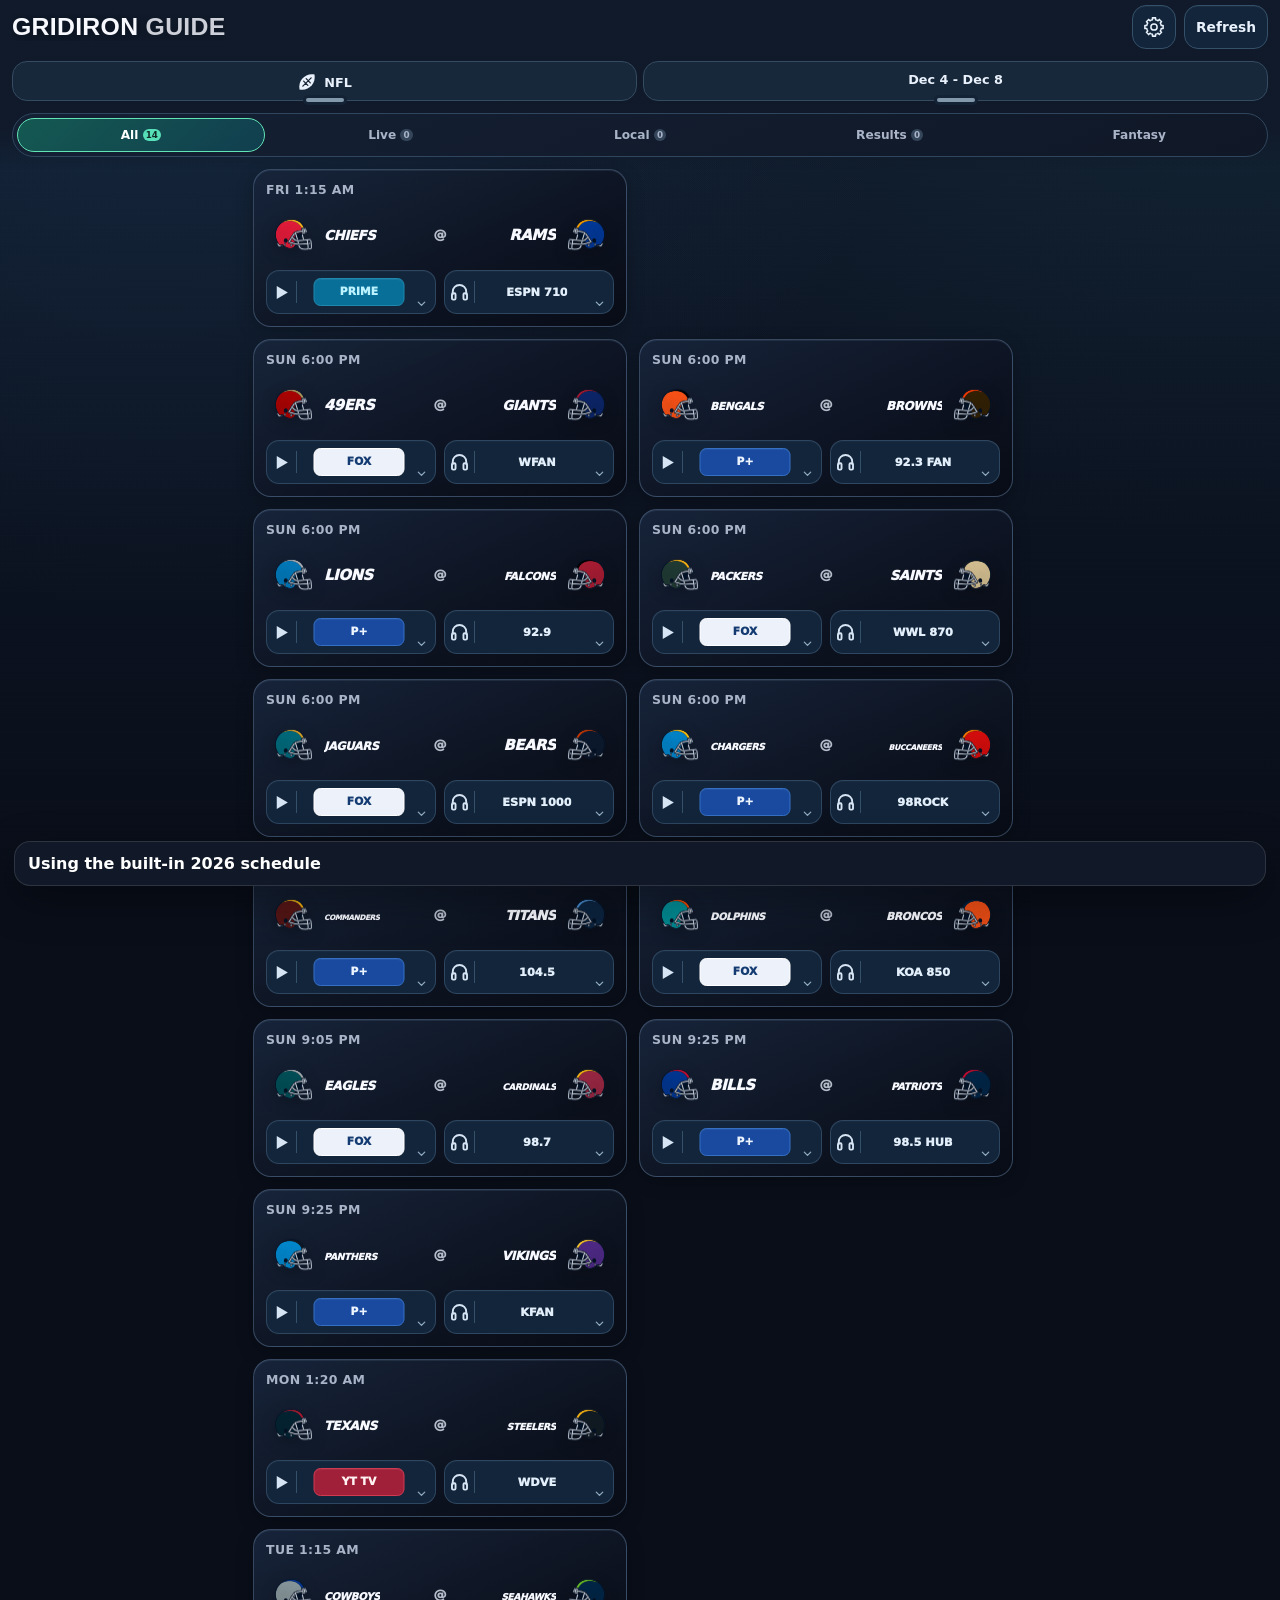
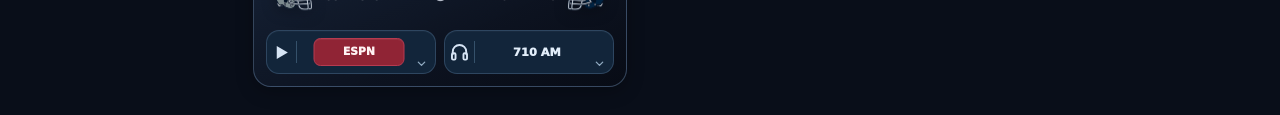
<file: index.html>
<!doctype html>
<html lang="en">
<head>
  <meta charset="utf-8" />
  <meta name="viewport" content="width=device-width, initial-scale=1, viewport-fit=cover" />
  <meta name="theme-color" content="#070a12" />
  <meta name="apple-mobile-web-app-capable" content="yes" />
  <meta name="apple-mobile-web-app-status-bar-style" content="black-translucent" />
  <meta name="apple-mobile-web-app-title" content="Gridiron Guide" />
  <meta name="mobile-web-app-capable" content="yes" />
  <title>Gridiron Guide</title>
  <link rel="stylesheet" href="./css/app.css?v=7" />



























<style>.gg-soccer-mode .preview-filters{grid-template-columns:repeat(3,minmax(0,1fr))}.gg-soccer-mode .preview-filters [hidden]{display:none!important}.gg-soccer-mode #schedule{max-width:760px;margin-inline:auto}.gg-soccer-mode .soccer-meta,.gg-soccer-mode .soccer-teams,.gg-soccer-mode .soccer-watch{display:flex;align-items:center;justify-content:space-between;gap:8px}.gg-soccer-mode .soccer-team{display:flex;align-items:center;gap:6px;flex:1}.gg-soccer-mode .soccer-team:last-child{flex-direction:row-reverse;text-align:right}.gg-soccer-mode .soccer-team img{width:36px;height:36px;object-fit:contain}.gg-soccer-mode .soccer-watch a{color:inherit;padding:8px}.gg-soccer-mode .soccer-teams{margin:12px 0}.gg-soccer-mode .wrap{padding-top:var(--gg-soccer-header,180px)}  .gg-soccer-mode .gg-club-crest{width:46px;height:46px;object-fit:contain}.gg-soccer-mode .media-actions.watch-only{grid-template-columns:repeat(2,minmax(0,1fr))!important}.gg-soccer-mode .media-actions.watch-only .media-control.watch{width:100%!important;max-width:none!important;grid-column:1!important}.gg-soccer-mode .media-launch,.gg-soccer-mode .media-option{text-decoration:none;color:inherit}.gg-soccer-mode .media-provider-apple{background:#edf0f5!important;color:#111820!important;border-color:#fff!important}.gg-soccer-mode .media-provider-nbc{background:#234c78;color:#fff}.gg-soccer-mode .media-panel[hidden]{display:none!important}.gg-soccer-mode .media-expand .media-chevron{width:11px;height:11px}.gg-soccer-mode .media-network-pill.media-provider-peacock{background:#62368a;color:#fff}.gg-soccer-mode .media-network-pill.media-provider-fox{background:#ecf1fa;color:#153c72}.gg-soccer-mode .media-network-pill.media-provider-espn{background:#902435;color:#fff} .gg-soccer-mode .results-final-card .teams-row::before{content:none!important;display:none!important}.gg-soccer-mode .results-final-card .team-row.winner{background:transparent!important;box-shadow:none!important;border-color:transparent!important}.gg-soccer-mode .results-final-card .team-row.winner .team-name{color:var(--green)}.gg-soccer-mode .results-final-card .team-row.loser{opacity:.72} .gg-soccer-mode .game-card .teams-row::before{content:none!important;display:none!important}.gg-soccer-mode .game-card .team-row.winner{background:transparent!important;box-shadow:none!important;border-color:transparent!important}.gg-soccer-mode .game-card .team-row.winner .team-name,.gg-soccer-mode .team-score.winner{color:var(--green)}.gg-soccer-mode .team-row .team-name .team-name-fit{font-size:clamp(.65rem,calc(100cqi / var(--gg-name-width,6)),.86rem);overflow:hidden;text-overflow:ellipsis}.gg-soccer-mode .team-row .team-name{overflow:hidden}.gg-soccer-mode .gg-club-crest{filter:drop-shadow(0 0 1px rgba(220,235,255,.55))}.gg-soccer-mode .preview-filters button:focus:not(:focus-visible){outline:none}.gg-soccer-mode .preview-filters button:focus-visible{outline:2px solid var(--green);outline-offset:-3px}.gg-soccer-mode .preview-filters button:active{transform:scale(.98)}.gg-soccer-mode .game-card:not(.results-final-card) .teams-row{min-height:54px}.gg-soccer-mode .game-card:not(.results-final-card) .game-top{min-height:22px}.gg-soccer-mode .game-card:not(.results-final-card) .soccer-empty{min-height:44px;display:flex;align-items:center}.gg-soccer-mode .media-panel{grid-column:1/-1}.gg-race-title{font-weight:900;font-size:1.05rem;margin:12px 0 4px}.gg-race-session{font-size:.8rem;color:#b5c8dc;margin-bottom:12px}.gg-nba-mode .center-score{min-width:100px;gap:5px}.gg-nba-mode .team-score{font-variant-numeric:tabular-nums}.gg-unconfirmed{display:flex;align-items:center;justify-content:center;opacity:.65;min-height:44px}.gg-unconfirmed .media-name{font-size:.72rem}</style><style>.preview-filters.gg-nba-broadcast-filters{display:grid!important;grid-template-columns:repeat(4,minmax(0,1fr))!important;grid-auto-flow:column;gap:2px;margin-top:4px}.preview-filters.gg-nba-broadcast-filters button{width:100%;min-width:0;max-width:none;white-space:nowrap;font-size:clamp(10px,2.8vw,13px);padding-inline:2px;gap:3px}</style><style>.gg-nba-pass-note{display:block;font-size:11px;line-height:1.3;color:#b6c9df;text-decoration:none;margin-top:6px}.gg-nba-pass-note span{opacity:.75}.gg-nba-pass-note:after{content:" · Blackouts apply";font-size:10px;opacity:.75}</style><style>.gg-nba-media-pair{display:grid;grid-template-columns:repeat(2,minmax(0,1fr));gap:8px;align-items:start}.gg-nba-media-pair .media-control{width:100%;min-width:0;grid-column:1}.gg-nba-radio .media-panel{grid-column:1}.gg-nba-radio .media-option{flex-wrap:wrap}.gg-nba-radio .media-option small{white-space:normal}</style><style>#settingsOverlay [hidden]{display:none!important}</style><style>.gg-f1-standing{display:grid;grid-template-columns:28px 1fr auto;gap:10px;align-items:center;padding:12px;border-bottom:1px solid #344357}.gg-f1-standing small{display:block;opacity:.7;font-size:11px}.gg-f1-mode details summary{padding:12px;cursor:pointer}.gg-f1-mode #previewWeek[hidden]{display:none!important}</style><style>.gg-nba-media-pair{column-gap:8px;row-gap:8px}.gg-nba-media-pair>.media-actions{display:contents!important}.gg-nba-media-pair>.media-actions.watch-only>.media-control{grid-column:1!important;grid-row:1}.gg-nba-media-pair>.gg-nba-radio>.media-control{grid-column:2!important;grid-row:1}.gg-nba-media-pair>.media-actions>.media-panel{grid-column:1/-1!important;width:100%;min-width:0}.gg-nba-media-pair>.media-actions>.media-panel[hidden]{display:none!important}.gg-nba-radio .media-option{flex-wrap:nowrap;justify-content:space-between}.gg-nba-radio .media-option small{text-align:right}</style><style>.gg-nba-media-pair>.gg-nba-radio>.media-control.listen{grid-column:2!important;grid-row:1;width:100%!important;max-width:none!important;margin:0!important}.gg-nba-media-pair .media-control.listen .media-name{background:none;border:0;box-shadow:none}.gg-nba-media-pair .media-control.listen .media-expand{transform:none;background:transparent}.gg-nba-media-pair .media-control.listen.expanded .media-chevron{transform:rotate(180deg)}.gg-nba-media-pair>.media-actions>.media-panel{grid-column:1/-1!important}</style><style>
.gg-soccer-mode .gg-nba-media-pair{align-items:start!important;grid-template-columns:repeat(2,minmax(0,1fr))!important}
.gg-soccer-mode .gg-nba-media-pair>.media-actions>.media-control{margin:0!important;align-self:start!important;height:44px!important;min-height:44px!important;box-sizing:border-box!important;position:relative!important}
.gg-soccer-mode .gg-nba-media-pair>.gg-nba-radio>.media-control .media-launch{height:100%!important;width:100%!important;padding:0 6px!important;justify-content:flex-start!important}
.gg-soccer-mode .gg-nba-media-pair>.gg-nba-radio .media-icon{width:24px!important;flex:0 0 24px!important;height:22px!important;padding-right:5px!important}
.gg-soccer-mode .gg-nba-media-pair>.gg-nba-radio .media-icon svg{width:19px!important;height:19px!important}
.gg-soccer-mode .gg-nba-media-pair>.gg-nba-radio .media-name{position:absolute!important;top:50%!important;left:calc(50% + 8px)!important;transform:translate(-50%,-50%)!important;background:transparent!important;border:0!important;box-shadow:none!important;padding:0!important;font-size:.71rem!important}
.gg-soccer-mode .gg-nba-media-pair>.gg-nba-radio .media-expand{position:absolute!important;inset:0 0 0 auto!important;width:27px!important;height:100%!important;border:0!important;padding:0 0 4px!important;align-items:flex-end!important;justify-content:center!important;display:flex!important}
</style><style>
.gg-nba-media-pair{display:grid!important;grid-template-columns:repeat(2,minmax(0,1fr))!important;gap:8px;margin-top:9px;align-items:start!important}
.gg-nba-media-pair>.media-actions.watch-only,.gg-nba-media-pair>.media-actions.gg-nba-radio{display:contents!important;margin:0!important;padding:0!important}
.gg-nba-media-pair>.media-actions>.media-control{grid-row:1!important;margin:0!important;align-self:start!important;height:44px!important;min-height:44px!important;max-height:44px!important;box-sizing:border-box!important;top:auto!important;bottom:auto!important;transform:none!important}
.gg-nba-media-pair>.media-actions.watch-only>.media-control{grid-column:1!important}
.gg-nba-media-pair>.media-actions.gg-nba-radio>.media-control{grid-column:2!important}
.gg-nba-media-pair>.media-actions>.media-panel{grid-column:1/-1!important;grid-row:2!important}
.gg-nba-media-pair>.media-actions>.media-panel[hidden]{display:none!important}
</style><style>.gg-result-team-label{display:flex;flex-direction:column;gap:5px;min-width:0;align-items:flex-start}.team-row.home .gg-result-team-label{align-items:flex-end}.gg-result-team-label .team-name{max-width:100%}.gg-result-record{font-size:.72rem;white-space:nowrap;color:var(--muted)}</style><style>.gg-cfb-team-label{display:flex;flex-direction:column;align-items:flex-start;min-width:0;flex:1;gap:1px}.home .gg-cfb-team-label{align-items:flex-end}.gg-cfb-team-label .team-name{width:100%;min-width:0}.gg-cfb-rank{font-size:10px;line-height:11px;font-weight:800;color:#b6c9df;font-variant-numeric:tabular-nums}.gg-cfb-team-label .team-name-fit{font-size:clamp(.62rem,calc(100cqi / var(--gg-name-width,6)),.8rem)}</style><style>#previewSportMenu .gg-league-icon,#previewSport .gg-league-icon{width:20px;height:20px;flex:0 0 20px;vertical-align:middle}#previewSportMenu button{display:flex;align-items:center;gap:10px}#previewSport>span:first-child{display:inline-flex;align-items:center;justify-content:center;gap:7px}#previewSportMenu button .gg-league-icon{opacity:.85}#previewSportMenu button.active .gg-league-icon{opacity:1}</style><style>body #previewSportMenu button[data-gg-league]{display:flex!important;align-items:center;gap:10px}body #previewSportMenu .gg-league-icon,body #previewSport .gg-league-icon{display:inline-block!important;width:20px!important;height:20px!important;flex:0 0 20px;visibility:visible!important;color:inherit}body #previewSport>span:first-child{display:inline-flex!important;align-items:center;gap:7px}</style><style>.gg-leaders{margin-top:3px}.gg-leader-toggle{display:flex;align-items:center;justify-content:center;width:100%;height:22px;border:0;background:transparent;color:#a9bfd5;cursor:pointer}.gg-leader-toggle[aria-expanded="true"] svg{transform:rotate(180deg)}.gg-leader-body{border-top:1px solid #ffffff18;padding:8px 2px 4px;font-size:12px;color:#b6c9df}.gg-leader-body[hidden]{display:none!important}.gg-leader-heading{text-align:center;font-size:10px;font-weight:800;letter-spacing:.08em;margin-bottom:7px}.gg-leader-grid{display:grid;grid-template-columns:repeat(2,minmax(0,1fr));gap:12px}.gg-leader-col{min-width:0}.gg-leader-col>strong{font-size:11px;color:#a9bfd5}.gg-leader-player{margin-top:7px;display:flex;flex-direction:column;gap:2px}.gg-leader-player b{font-size:12px;color:#e8f1ff;overflow:hidden;text-overflow:ellipsis;white-space:nowrap}.gg-leader-player small{font-size:10px;line-height:1.35;color:#a9bfd5}</style><style>body.gg-nba-mode .game-card .center-score{display:grid!important;grid-template-columns:minmax(3ch,1fr) 16px minmax(3ch,1fr)!important;align-items:center;justify-items:center;gap:5px!important;width:clamp(112px,26vw,154px)!important;min-width:112px!important;flex:0 0 auto!important;position:relative}body.gg-nba-mode .game-card .center-score>.team-score{position:static!important;transform:none!important;width:auto!important;min-width:0!important;margin:0!important;text-align:center;font-variant-numeric:tabular-nums;white-space:nowrap}body.gg-nba-mode .game-card .center-score>.vs{position:static!important;transform:none!important;margin:0!important;width:16px!important;text-align:center;justify-self:center}body.gg-nba-mode .game-card .teams-row{grid-template-columns:minmax(0,1fr) auto minmax(0,1fr)!important}</style><style>body.gg-nba-mode .game-card .center-score{grid-template-columns:minmax(0,1fr) 18px minmax(0,1fr)!important;width:clamp(124px,32vw,168px)!important;min-width:124px!important;gap:6px!important}body.gg-nba-mode .game-card .center-score>.team-score{width:100%!important;max-width:none!important;min-width:0!important;justify-self:stretch!important;text-align:center!important;font-size:clamp(1.15rem,5vw,1.6rem)!important}body.gg-nba-mode .game-card .center-score>.vs{width:18px!important;min-width:18px!important}body.gg-soccer-mode .game-card:has(>.gg-leaders){position:relative!important;overflow:visible!important;overflow-anchor:none}body.gg-soccer-mode .game-card>.gg-leaders{position:static!important;margin:0!important;padding:0!important}body.gg-soccer-mode .gg-leader-toggle{position:absolute!important;left:50%;bottom:0;transform:translate(-50%,50%);width:48px;height:24px;min-height:0;padding:0;margin:0;border:0;background:transparent;box-shadow:none;z-index:4;-webkit-tap-highlight-color:transparent;touch-action:manipulation}body.gg-soccer-mode .gg-leader-toggle[aria-expanded="true"] .card-grab-handle,body.gg-soccer-mode .gg-leader-toggle:active .card-grab-handle{background:#57dfb8;box-shadow:0 0 0 3px #142235,0 0 8px 1px rgba(87,223,184,.55)}body.gg-soccer-mode .gg-leader-toggle:focus:not(:focus-visible){outline:none}body.gg-soccer-mode .gg-leader-toggle:focus-visible{outline:2px solid #57dfb8;border-radius:8px}body.gg-soccer-mode .gg-leader-body{margin:12px 0 0;padding:16px 10px 9px;border:1px solid rgba(255,255,255,.10);border-radius:14px;background:rgba(255,255,255,.045)}body.gg-soccer-mode .gg-leader-body[hidden]{display:none!important}</style><style>body.gg-soccer-mode .gg-leader-body{padding:14px 9px 6px}body.gg-soccer-mode .gg-leader-body .fantasy-list{display:block}body.gg-soccer-mode .gg-leader-body .fantasy-player-meta .fantasy-line{min-width:0;white-space:normal;overflow-wrap:anywhere}body.gg-soccer-mode .gg-leader-body .fantasy-player{padding:9px 0}</style><style>.gg-team-leader-grid{display:grid;grid-template-columns:repeat(2,minmax(0,1fr));gap:12px}.gg-team-leader-column{min-width:0;display:grid;grid-template-rows:auto repeat(3,minmax(48px,1fr));align-items:start}.gg-team-leader-column>.fantasy-team{justify-self:start;margin-bottom:3px}.gg-team-leader-column .fantasy-player{align-self:stretch;min-width:0}.gg-team-leader-column .fantasy-player-name{font-size:.9rem}.gg-team-leader-column .fantasy-player-meta{font-size:.68rem;line-height:1.35}.gg-team-leader-column+.gg-team-leader-column{border-left:1px solid rgba(150,179,209,.17);padding-left:12px}</style><style>.gg-team-leader-column{grid-template-rows:auto repeat(3,minmax(0,auto));align-content:start}.gg-team-leader-column .fantasy-player{padding:8px 0!important}.gg-team-leader-column .fantasy-player-meta{white-space:normal;overflow:visible;flex-wrap:wrap}.gg-team-leader-column .fantasy-line{min-width:0;overflow-wrap:anywhere}.gg-team-leader-column .fantasy-player-name{white-space:normal;overflow-wrap:anywhere}</style><style>.gg-team-leader-grid{grid-template-rows:repeat(3,auto);row-gap:0}.gg-team-leader-column{grid-row:1 / span 3;grid-template-rows:subgrid;align-content:stretch;row-gap:0}.gg-team-leader-column .fantasy-player{align-self:stretch}.gg-leader-identity{display:flex;align-items:center;flex-wrap:wrap;gap:4px}.gg-leader-identity .fantasy-tag{flex:none}.gg-team-leader-column .fantasy-player:first-child{padding-top:2px!important}.gg-team-leader-column .fantasy-player:last-child{padding-bottom:2px!important}</style><style>.gg-favorite-league{margin-top:8px;border:1px solid #ffffff20;border-radius:12px;padding:10px}.gg-favorite-league summary{cursor:pointer;font-weight:800;color:#dce7f5}.gg-favorite-league[open] summary{margin-bottom:10px}.gg-favorite-league .favorite-team-list{margin-top:6px}.favorite-team-controls[hidden],#favoriteTeamList[hidden]{display:none!important}</style><style>#ggGlobalFavorites .gg-favorite-options{max-height:240px;overflow:auto;overscroll-behavior:contain;margin-top:8px;display:grid;gap:3px}.gg-favorite-option{display:flex;align-items:center;justify-content:space-between;text-align:left;gap:8px;width:100%;padding:10px;border:1px solid transparent;border-radius:8px;background:#172333;color:#e1ebf7;font:inherit;cursor:pointer}.gg-favorite-option[aria-pressed=true]{background:#164943;color:#a2f8da;border-color:#459e8b}.gg-favorite-option:focus-visible{outline:2px solid #57dfb8;outline-offset:-2px}#ggGlobalFavorites input{width:100%;box-sizing:border-box}body:has(#ggGlobalFavorites) #favoriteTeamList,body:has(#ggGlobalFavorites) .favorite-team-controls:has(#favoriteTeamSelect){display:none!important}</style><style>#previewSportMenu{max-height:min(62vh,440px);overflow-y:auto;overscroll-behavior:contain}.gg-event-fights{margin:10px 0;padding:10px;border-radius:10px;background:#ffffff08}.gg-event-fights div{padding:6px 0;border-bottom:1px solid #ffffff15}.gg-event-source{text-align:center;padding:10px;color:#a9bfd5}.gg-event-source a,.soccer-empty a{color:#65dcb9}</style><style>#previewWeekMenu .gg-week-count{display:inline-flex;align-items:center;justify-content:center;min-width:1.65em;padding:2px 7px;border-radius:999px;background:#30465a;color:#d9e7f3;font-size:.78em;margin-left:auto;margin-right:12px}#previewWeekMenu button{display:flex;align-items:center;gap:8px}#previewWeekMenu button.active .gg-week-count{background:#25675e;color:#b5f8e7}</style><style>.gg-event-card .gg-event-watch{display:grid!important;grid-template-columns:minmax(0,1fr)!important;width:100%!important}.gg-event-card .gg-event-watch .media-control{width:100%!important;grid-column:1/-1!important}.gg-event-card .gg-event-source{margin-top:8px;font-size:.8rem}</style><style>#previewSportMenu .gg-sport-count{margin-left:auto;min-width:1.65em;text-align:center;border-radius:999px;padding:2px 8px;background:#30465a;color:#c2d0df;font-size:.78em}#previewSportMenu .gg-sport-count.has-events{background:#25675e;color:#b5f8e7}</style><style>
body #previewSportMenu,body #previewWeekMenu{box-sizing:border-box!important;width:100%!important;min-width:0!important;max-width:none!important;height:min(62vh,440px)!important;max-height:min(62vh,440px)!important;overflow-y:auto!important;overscroll-behavior:contain;align-content:start!important;padding:6px!important;gap:4px!important;scrollbar-width:thin}
body #previewSportMenu button,body #previewWeekMenu button{box-sizing:border-box!important;display:flex!important;align-items:center!important;justify-content:flex-start!important;gap:8px!important;min-height:48px!important;height:48px!important;padding:8px 10px!important;width:100%!important;text-align:left!important}
body #previewSportMenu button::after,body #previewWeekMenu button::after{content:none!important;display:none!important}
body #previewSportMenu .gg-sport-count,body #previewWeekMenu .gg-week-count{margin-left:auto!important;margin-right:0!important;flex-shrink:0;min-width:1.65em;padding:2px 8px}
body #previewSportMenu .gg-sport-count[hidden],body #previewWeekMenu .gg-week-count[hidden]{display:none!important}
</style><style>
body #previewSportMenu,body #previewWeekMenu{display:grid;grid-auto-rows:40px!important;align-content:start!important;gap:3px!important}
body #previewSportMenu[hidden],body #previewWeekMenu[hidden]{display:none!important}
body #previewSportMenu button,body #previewWeekMenu button{position:relative!important;height:40px!important;min-height:40px!important;max-height:40px!important;margin:0!important;padding:6px 10px!important}
body #previewSportMenu button::before,body #previewWeekMenu button::before{content:none!important;display:none!important}
body #previewSportMenu button:not(:last-child)::after,body #previewWeekMenu button:not(:last-child)::after{content:""!important;display:block!important;position:absolute!important;left:10px!important;right:10px!important;bottom:-2px!important;top:auto!important;width:auto!important;height:1px!important;background:rgba(145,169,195,.19)!important;border:0!important;transform:none!important;pointer-events:none}
body #previewSportMenu button.active::after,body #previewWeekMenu button.active::after,body #previewSportMenu button:has(+button.active)::after,body #previewWeekMenu button:has(+button.active)::after{opacity:0!important}
</style></head>
<body class="provider-chip-refresh">
  <script id="waiverFallbackData" type="application/json">{"season":2026,"updated":"2026-11-14","rosteredNote":"Estimated rostered level, not measured percentages. Low = less widely rostered (more likely available); Medium = mixed; High = widely rostered (less likely available).","weeks":{"10":{"updated":"2026-11-14","players":[{"rank":1,"name":"Jordyn Tyson","team":"NO","position":"WR","rostered":"Medium","summary":"Tyson drew five targets on just 16 routes in his NFL debut, giving him a path to a much bigger role in New Orleans. He is still ramping up after a hamstring injury, so treat him as an upside stash rather than an automatic starter."},{"rank":2,"name":"Corey Kiner","team":"NE","position":"RB","rostered":"Low","summary":"Rhamondre Stevenson's knee injury has opened a path to lead-back touches for Kiner, who has been productive with his carries. His value depends on Stevenson and TreVeyon Henderson's health, so keep an eye on the injury reports."},{"rank":3,"name":"DeMario Douglas","team":"NE","position":"WR","rostered":"Medium","summary":"Douglas has become a useful PPR option and recently drew a season-high nine targets for New England. His receiving volume is encouraging, but the Patriots have enough pass catchers to make his weekly floor uncertain."},{"rank":4,"name":"Tank Dell","team":"HOU","position":"WR","rostered":"Medium","summary":"Dell turned nine targets into 105 yards and a touchdown against the Chargers, flashing the upside that made him a fantasy target. He's still working back into a full route share after a long injury absence, so expect some week-to-week volatility."},{"rank":5,"name":"Audric Estime","team":"NO","position":"RB","rostered":"Low","summary":"Estime ran 15 times for 72 yards and a touchdown as New Orleans searched for backfield production. He could help in the short term, but Travis Etienne's return threatens to cut into his workload."},{"rank":6,"name":"Kaelon Black","team":"SF","position":"RB","rostered":"Low","summary":"Black rushed for 70 yards on 11 carries and has emerged as San Francisco's clear backup to Christian McCaffrey. His increased usage is promising, but he's primarily a high-upside handcuff while McCaffrey is healthy."},{"rank":7,"name":"Caleb Douglas","team":"MIA","position":"WR","rostered":"Low","summary":"Douglas caught six of eight targets against Detroit and is earning a meaningful role in Miami's passing game. The target volume makes him interesting, but shaky quarterback play could limit his weekly ceiling."},{"rank":8,"name":"Chig Okonkwo","team":"WAS","position":"TE","rostered":"Medium","summary":"Okonkwo has been drawing steady targets as Washington's main receiving tight end, making him worth a look in PPR leagues. He managed four catches for 24 yards on Thursday, so view him as a depth or streaming option rather than a must-start."},{"rank":9,"name":"Ryan Flournoy","team":"DAL","position":"WR","rostered":"Low","summary":"Flournoy has shown useful flashes for Dallas and could see more opportunities if George Pickens remains sidelined. His limited targets against Indianapolis highlight the risk of relying on him as a weekly starter."},{"rank":10,"name":"Emmett Johnson","team":"KC","position":"RB","rostered":"Low","summary":"Kenneth Walker has been ruled out for Week 10, putting Johnson in line for a major role against Atlanta. He's an attractive immediate pickup, but his workload could shrink quickly when Walker returns."}]}}}</script>
  <div class="wrap">
    <header class="app-header">
      <div class="title-row">
        <div class="brand">
          <h1 class="brand-wordmark" aria-label="Gridiron Guide">
            <span class="brand-gridiron">GRIDIRON</span><span class="brand-guide"> GUIDE</span>
          </h1>
          <div class="header-week-pill"><span id="headerWeekLabel">WEEK --</span></div>
        </div>
        <div class="header-actions">
          
          <button id="settingsBtn" class="settings-btn" aria-label="Open settings"><svg class="settings-icon" viewBox="0 0 24 24" fill="none" stroke="currentColor" stroke-width="1.65" stroke-linecap="round" stroke-linejoin="round" aria-hidden="true" focusable="false"><path d="M8.90 4.52 L10.32 4.08 L10.25 2.05 L13.75 2.05 L13.68 4.08 L15.10 4.52 L16.41 5.21 L17.79 3.73 L20.27 6.21 L18.79 7.59 L19.48 8.90 L19.92 10.32 L21.95 10.25 L21.95 13.75 L19.92 13.68 L19.48 15.10 L18.79 16.41 L20.27 17.79 L17.79 20.27 L16.41 18.79 L15.10 19.48 L13.68 19.92 L13.75 21.95 L10.25 21.95 L10.32 19.92 L8.90 19.48 L7.59 18.79 L6.21 20.27 L3.73 17.79 L5.21 16.41 L4.52 15.10 L4.08 13.68 L2.05 13.75 L2.05 10.25 L4.08 10.32 L4.52 8.90 L5.21 7.59 L3.73 6.21 L6.21 3.73 L7.59 5.21 Z"/><circle cx="12" cy="12" r="3.4"/></svg></button>
          <button id="refreshBtn" class="refresh" aria-label="Refresh NFL schedule">Refresh</button>
        </div>
      </div>

<div class="preview-selectors"><div class="preview-date-wrap"><button type="button" class="selector-trigger" id="previewSport" aria-expanded="false" aria-controls="previewSportMenu"><span>NFL</span><span class="selector-grab-handle" aria-hidden="true"></span></button><div id="previewSportMenu" class="results-nav-menu" hidden><button type="button" data-gg-league="boxing"><svg class="gg-league-icon" aria-hidden="true" viewBox="0 0 24 24" fill="none" stroke="currentColor" stroke-width="2" stroke-linecap="round" stroke-linejoin="round"><path d="M5 12V7q0-4 4-4h7q4 0 4 4v5l-4 4v5H8v-5z"/></svg><span>Boxing</span></button><button type="button" data-gg-league="cfb"><svg class="gg-league-icon" aria-hidden="true" viewBox="0 0 24 24" fill="none" stroke="currentColor" stroke-width="1.5" stroke-linecap="round" stroke-linejoin="round"><path fill="currentColor" stroke="none" d="M3 21C1 10 10 1 21 3C23 14 14 23 3 21Z"/><path stroke="#152333" d="m7 17 10-10M8 11l5 5m-2-8 5 5"/></svg><span>College Football</span></button><button type="button" data-gg-league="f1"><svg class="gg-league-icon" aria-hidden="true" viewBox="0 0 24 24" fill="none" stroke="currentColor" stroke-width="1.5" stroke-linecap="round" stroke-linejoin="round"><path d="M4 22V3h17v13H4"/><path fill="currentColor" stroke="none" d="M4 3h6v4H4zm12 0h5v4h-5zM10 7h6v5h-6zM4 12h6v4H4zm12 0h5v4h-5z"/></svg><span>F1</span></button><button type="button" data-gg-league="mls"><svg class="gg-league-icon" aria-hidden="true" viewBox="0 0 24 24" fill="none" stroke="currentColor" stroke-width="1.5" stroke-linecap="round" stroke-linejoin="round"><circle cx="12" cy="12" r="9"/><path fill="currentColor" d="m12 7 5 4-2 5H9l-2-5z"/><path d="M12 7V3m5 8 4-2m-6 7 3 4m-9-4-3 4m1-9L3 9"/></svg><span>MLS</span></button><button type="button" data-gg-league="mma"><svg class="gg-league-icon" aria-hidden="true" viewBox="0 0 24 24" fill="none" stroke="currentColor" stroke-width="2" stroke-linecap="round" stroke-linejoin="round"><path d="M5 12V7l3-3 3 2 3-2 3 2 3 3v5l-4 4v3H8v-5z"/></svg><span>MMA</span></button><button type="button" data-gg-league="nba"><svg class="gg-league-icon" aria-hidden="true" viewBox="0 0 24 24" fill="none" stroke="currentColor" stroke-width="1.5" stroke-linecap="round" stroke-linejoin="round"><circle cx="12" cy="12" r="9"/><path d="M3 12h18M12 3v18M5 6q12 6 0 12M19 6q-12 6 0 12"/></svg><span>NBA</span></button><button type="button" class="active" data-gg-league="nfl"><svg class="gg-league-icon" aria-hidden="true" viewBox="0 0 24 24" fill="none" stroke="currentColor" stroke-width="1.5" stroke-linecap="round" stroke-linejoin="round"><path fill="currentColor" stroke="none" d="M3 21C1 10 10 1 21 3C23 14 14 23 3 21Z"/><path stroke="#152333" d="m7 17 10-10M8 11l5 5m-2-8 5 5"/></svg><span>NFL</span></button><button type="button" data-gg-league="nhl"><svg class="gg-league-icon" aria-hidden="true" viewBox="0 0 24 24" fill="none" stroke="currentColor" stroke-width="1.5" stroke-linecap="round" stroke-linejoin="round"><path fill="currentColor" stroke="none" d="M17 2h4L10 20H2v-4h6z"/><ellipse cx="19" cy="20" rx="4" ry="2" fill="currentColor"/></svg><span>NHL</span></button><button type="button" data-gg-league="epl"><svg class="gg-league-icon" aria-hidden="true" viewBox="0 0 24 24" fill="none" stroke="currentColor" stroke-width="1.5" stroke-linecap="round" stroke-linejoin="round"><circle cx="12" cy="12" r="9"/><path fill="currentColor" d="m12 7 5 4-2 5H9l-2-5z"/><path d="M12 7V3m5 8 4-2m-6 7 3 4m-9-4-3 4m1-9L3 9"/></svg><span>Premier League</span></button><button type="button" data-gg-league="tennis"><svg class="gg-league-icon" aria-hidden="true" viewBox="0 0 24 24" fill="none" stroke="currentColor" stroke-width="1.7"><circle cx="12" cy="12" r="9"/><path d="M5 6q11 6 0 12M19 6q-11 6 0 12"/></svg><span>Tennis</span></button></div></div><div class="preview-date-wrap"><button type="button" class="selector-trigger" id="previewWeek" aria-label="Schedule date range" aria-expanded="false" aria-controls="previewWeekMenu"><span id="previewWeekLabel">Dates</span><span class="selector-grab-handle" aria-hidden="true"></span></button><div class="results-nav-menu" id="previewWeekMenu" data-week-nav-menu hidden></div></div></div>
<nav class="preview-filters" aria-label="Game views"><button type="button" data-dashboard="all">All <span data-preview-count="all"></span></button><button type="button" data-dashboard="live">Live <span data-preview-count="live"></span></button><button type="button" data-dashboard="local">Local <span data-preview-count="local"></span></button><button type="button" data-dashboard="results">Results <span data-preview-count="results"></span></button><button type="button" data-dashboard="fantasy">Fantasy</button></nav>
<div hidden><button id="headerWeekBtn" type="button"></button><section class="week-bar week-nav-shell" id="inlineWeekPicker" hidden aria-label="NFL week schedule navigation">
        <button id="weekPrevBtn" class="week-arrow" type="button" aria-label="Previous week">‹</button>
        <div id="weekTimeline" class="week-timeline" aria-label="Schedule weeks"></div>
        <button id="weekNextBtn" class="week-arrow" type="button" aria-label="Next week">›</button>
      </section></div>
    </header>

    <main id="schedule" aria-live="polite"></main>
  </div>
  <div id="toast" class="toast" role="status" aria-live="polite"></div>
  <div id="settingsOverlay" class="settings-overlay" aria-hidden="true">
    <section class="settings-sheet" role="dialog" aria-modal="true" aria-labelledby="settingsTitle">
      <div class="settings-top">
        <div>
          <h2 id="settingsTitle" class="settings-title">Settings</h2>
          
        </div>
        <button id="settingsCloseBtn" class="settings-close" aria-label="Close settings">×</button>
      </div>
      <div class="settings-scroll-body">
      <div class="settings-section">
        <h3 class="settings-section-title">Streaming Services</h3>
        <div class="settings-provider-grid" aria-label="Streaming service filters">
          <button class="settings-provider active" data-provider="youtubetv">YT TV</button>
          <button class="settings-provider active" data-provider="hulu">Hulu</button>
          <button class="settings-provider active" data-provider="paramount">Paramount+</button>
<button class="settings-provider active" data-provider="directv">DIRECTV</button>
<button class="settings-provider active" data-provider="peacock">Peacock</button>
<button class="settings-provider active" data-provider="netflix">Netflix</button>
          
          <button class="settings-provider active" data-provider="fox">FOX</button>
          <button class="settings-provider active" data-provider="espn">ESPN</button>
          <button class="settings-provider active" data-provider="prime">Prime</button>
          <button class="settings-provider active" data-provider="nflplus">NFL+</button>
        </div>
        <p class="settings-hint">Choose the services you use. Saved on this device.</p>
        <div class="preferred-provider-row">
          <label for="preferredProvider" class="preferred-provider-label">Preferred Service</label>
          <select id="preferredProvider" class="preferred-provider-select" aria-label="Preferred streaming service">
            <option value="auto">Auto (Recommended)</option>
            <option value="directv">DIRECTV</option>
            <option value="youtubetv">YouTube TV</option>
            <option value="hulu">Hulu</option>
            <option value="paramount">Paramount+</option>
            <option value="peacock">Peacock</option>
            <option value="prime">Prime Video</option>
            <option value="netflix">Netflix</option>
            <option value="nflplus">NFL+</option>
            <option value="espn">ESPN</option>
            <option value="fox">FOX</option>
          </select>
        </div>
      </div>
      <div class="settings-section">
        <h3 class="settings-section-title">Favorite Teams</h3>
        <div class="favorite-team-controls">
          <select id="favoriteTeamSelect" class="favorite-team-select" aria-label="Choose a favorite team">
            <option value="">Choose an NFL team…</option>
          </select>
          <button id="favoriteTeamAdd" class="favorite-team-add" type="button">Add</button>
        </div>
        <div id="favoriteTeamList" class="favorite-team-list" aria-live="polite"></div>
        <div id="ggGlobalFavorites"></div><p class="settings-hint">Favorite games get a subtle highlight. Favorites are saved on this device.</p>
      </div>
      <div class="settings-section" id="broadcastSettings">
        <h3 class="settings-section-title">Broadcast Options</h3>
        <div class="settings-toggle radio-broadcast-setting">
          <div class="radio-setting-left">
            <span class="radio-setting-icon" aria-hidden="true"><svg viewBox="0 0 24 24" fill="none" stroke="currentColor" stroke-width="1.9" stroke-linecap="round" stroke-linejoin="round"><path d="M3 14v-3a9 9 0 0 1 18 0v3"/><rect x="2" y="13" width="5" height="8" rx="2"/><rect x="17" y="13" width="5" height="8" rx="2"/></svg></span>
            <div class="settings-toggle-copy"><div class="settings-toggle-label">Show Radio Broadcasts</div><div class="settings-toggle-detail">Display Listen on game cards.</div></div>
          </div>
          <label class="settings-switch" aria-label="Show radio broadcasts"><input id="showRadioBroadcasts" type="checkbox"><span class="settings-switch-track"></span></label>
        </div>
        <div class="settings-toggle">
          <div class="settings-toggle-copy">
            <div class="settings-toggle-label">NFL Sunday Ticket</div>
            <div class="settings-toggle-detail">Show Sunday Ticket for confirmed out-of-market Sunday afternoon games.</div>
          </div>
          <label class="settings-switch" aria-label="Enable NFL Sunday Ticket">
            <input id="sundayTicketEnabled" type="checkbox">
            <span class="settings-switch-track"></span>
          </label>
        </div>
      </div>
      <div class="settings-section">
        <h3 class="settings-section-title">Location & DIRECTV</h3><div class="location-controls"><input id="directvZip" class="location-field" maxlength="5" inputmode="numeric" placeholder="ZIP Code"><button id="directvZipSave" class="location-button">Save ZIP</button></div><div class="location-controls" style="margin-top:8px"><div id="directvMarketStatus" class="location-field" style="display:flex;align-items:center;cursor:default">Market: not detected</div><button id="directvLocate" class="location-button" type="button">Use location</button></div><div class="dtv-package-setting"><div><div class="settings-toggle-label">NFL Network on DIRECTV</div><div class="settings-toggle-detail">Enable if your DIRECTV plan includes NFL Network.</div></div><label class="settings-switch"><input id="directvNflPackage" type="checkbox"><span class="settings-switch-track"></span></label></div><p id="directvZipHint" class="settings-hint">Your ZIP or location identifies local CBS/FOX availability. Results are cached on this device.</p></div>
      <div class="settings-section" id="waiverAlertSettings">
        <h3 class="settings-section-title">Fantasy Notifications</h3>
        <div class="settings-toggle">
          <div class="settings-toggle-copy">
            <div class="settings-toggle-label">Weekly Waiver Wire Alerts</div>
            <div class="settings-toggle-detail">Every Tuesday at 6:00 PM Pacific · Tap to open Waivers</div>
          </div>
          <label class="settings-switch" aria-label="Enable weekly waiver wire alerts">
            <input id="weeklyWaiverAlerts" type="checkbox" disabled>
            <span class="settings-switch-track"></span>
          </label>
        </div>
        <p class="waiver-alert-status" id="waiverAlertStatus" role="status" aria-live="polite">Available in the iOS app.</p>
      </div>
      <div id="nativeWidgetSettings" class="settings-section" hidden>
        <h3 class="settings-section-title">Lock Screen</h3>
        <div class="widget-help-card">
          <div class="settings-toggle-copy">
            <div class="settings-toggle-label">Next Game Widget</div>
            <div class="settings-toggle-detail">See your next followed or favorite-team game without opening Gridiron Guide.</div>
          </div>
          <button id="widgetHelpButton" class="widget-help-button" type="button">How to Add</button>
        </div>
      </div>
      <div class="settings-version-wrap">
        <div id="appVersionLabel" class="settings-version" aria-label="Gridiron Guide version 1.0.6">Gridiron Guide · Version 1.0.6</div>
      </div>
      </div></section>
  </div>

  <script src="./js/core/leagues.js?v=25"></script>
  <script src="./js/core/games.js"></script>
  <script src="./js/core/card-motion.js"></script>
<script>window.ggSelectedLeague=["mls","epl","nba","f1","nhl","cfb","mma","boxing","tennis"].includes(new URLSearchParams(location.search).get("league"))?new URLSearchParams(location.search).get("league"):"nfl";if(window.ggSelectedLeague==="nfl"){document.write("  <script src=\"./js/core/schedule.js\"><\/script>\n  <script src=\"./js/sports/nfl/media.js\"><\/script>\n  <script src=\"./js/sports/nfl/standings.js\"><\/script>\n  <script src=\"./js/sports/nfl/fantasy.js\"><\/script>\n  <script src=\"./js/sports/nfl/waivers.js\"><\/script>\n  <script src=\"./js/sports/nfl/adapter.js\"><\/script>\n  <script src=\"./js/app.js?v=13\"><\/script>\n")}else{document.write('<script src="./js/sports/soccer/adapter.js?v=28"><\/script>')}</script>
<script src="./js/sports/nba/media.js?v=26"></script><script src="./js/sports/nba/radio.js?v=1"></script><script src="./js/sports/f1/results.js?v=1"></script><script src="./js/core/team-media.js?v=6"></script><script src="./js/core/game-leaders.js?v=2"></script>
<script src="./js/core/event-sports.js?v=5"></script><script src="./js/core/global-favorites.js?v=3"></script><script>if(window.ggSelectedLeague!=="nfl"){(()=>{const league=window.ggSelectedLeague,$=id=>document.getElementById(id),esc=x=>String(x??"").replace(/[&<>"']/g,c=>({"&":"&amp;","<":"&lt;",">":"&gt;",'"':"&quot;","'":"&#39;"}[c]));const regionalSport=["nba","nhl"].includes(league);let broadcastFilter="all",view="all",day=ggLocalDateKey(new Date()),games=[],generation=0;const schedule=$("schedule"),dateButton=$("previewWeek"),menu=$("previewWeekMenu");document.body.classList.add("gg-soccer-mode");if(league==="nba")document.body.classList.add("gg-nba-mode");if(league==="f1")document.body.classList.add("gg-f1-mode");if(!GG_LEAGUES[league]){$("schedule").textContent="League configuration could not load. Please refresh.";return;}$("previewSport").firstElementChild.textContent=GG_LEAGUES[league].label;document.querySelectorAll("[data-gg-league]").forEach(b=>b.classList.toggle("active",b.dataset.ggLeague===league));document.querySelectorAll('[data-dashboard="local"],[data-dashboard="fantasy"]').forEach(b=>b.hidden=true);if(regionalSport){const nav=document.querySelector(".preview-filters");nav.replaceChildren();nav.classList.add("gg-nba-broadcast-filters");broadcastFilter="national";for(const [key,label] of [["national","National"],["regional","Regional"],["live","Live"],["results","Results"]]){const b=document.createElement("button");b.type="button";b.dataset.nbaBroadcast=key;b.textContent=label+" ";const count=document.createElement("span");count.dataset.previewCount=key;count.textContent="0";b.append(count);b.onclick=()=>{view=key==="live"||key==="results"?key:"all";broadcastFilter=view==="all"?key:"all";render()};nav.append(b)}}let f1View="schedule",f1Year=new Date().getFullYear(),f1Token=0; if(league==="f1"){const nav=document.querySelector(".preview-filters");nav.replaceChildren();nav.classList.add("gg-nba-broadcast-filters");for(const [key,label] of [["schedule","Schedule"],["results","Results"],["drivers","Drivers"],["teams","Teams"]]){const b=document.createElement("button");b.textContent=label;b.dataset.f1View=key;b.onclick=()=>{f1View=key;render()};nav.append(b)}}function renderF1(){const token=++f1Token;document.querySelectorAll("[data-f1-view]").forEach(b=>{b.classList.toggle("active",b.dataset.f1View===f1View);b.setAttribute("aria-pressed",String(b.dataset.f1View===f1View))});dateButton.hidden=f1View!=="schedule";if(f1View==="schedule")return false;const kind=f1View;const header='<div class="day-heading">'+f1Year+' Season · '+(kind==="teams"?"Constructors":kind==="drivers"?"Drivers":"Race results")+'</div>';schedule.innerHTML=header+'<p class="soccer-empty">Loading…</p>';ggF1Data(f1Year,kind).then(rows=>{if(token!==f1Token)return;const line=(pos,name,detail,points)=>'<div class="gg-f1-standing"><strong>'+esc(pos)+'</strong><div>'+esc(name)+'<small>'+esc(detail)+'</small></div><b>'+esc(points)+' pts</b></div>';const body=kind==="results"?rows.slice().reverse().map(r=>'<article class="game-card"><div class="day-heading">Round '+esc(r.round)+' · '+esc(r.date)+'</div><h3>'+esc(r.raceName)+'</h3>'+r.Results.slice(0,3).map(x=>line(x.position,x.Driver.givenName+" "+x.Driver.familyName,x.Constructor.name,x.points)).join("")+'<details><summary>Full race results</summary>'+r.Results.slice(3).map(x=>line(x.positionText,x.Driver.givenName+" "+x.Driver.familyName,x.status,x.points)).join("")+'</details></article>').join(""):rows.map(x=>line(x.position,kind==="drivers"?x.Driver.givenName+" "+x.Driver.familyName:x.Constructor.name,(kind==="drivers"?x.Constructors.map(c=>c.name).join(", ")+" · ":"")+x.wins+" wins",x.points)).join("");schedule.innerHTML=header+(body||'<p class="soccer-empty">No results published yet.</p>')+'<p class="settings-hint">Data: Jolpica F1 · Noncommercial prototype</p>'}).catch(()=>{if(token===f1Token)schedule.innerHTML=header+'<p class="soccer-empty">F1 data unavailable. Try selecting this tab again.</p>'});return true}let radioVisible=true;try{radioVisible=localStorage.getItem("gridironGuide.showRadioBroadcasts.v1")!=="false"}catch(_){}const settings=$("settingsOverlay"),radioToggle=$("showRadioBroadcasts");$("settingsBtn").disabled=false;$("settingsBtn").title="Settings";settings.querySelectorAll(".settings-section").forEach(section=>{if(section.id!=="nativeWidgetSettings")section.hidden=false});$("favoriteTeamSelect").closest(".favorite-team-controls").hidden=true;$("favoriteTeamList").hidden=true;window.ggFavoriteChanged(()=>render());const prefKey="gridironGuide.enabledProviders.settings.v5",pref=$("preferredProvider");let enabled;try{enabled=JSON.parse(localStorage.getItem(prefKey)||"null")}catch{}const buttons=[...settings.querySelectorAll("[data-provider]")];if(!Array.isArray(enabled))enabled=buttons.map(b=>b.dataset.provider);for(const b of buttons){b.classList.toggle("active",enabled.includes(b.dataset.provider));b.onclick=()=>{const k=b.dataset.provider;enabled=enabled.includes(k)?enabled.filter(x=>x!==k):[...enabled,k];localStorage.setItem(prefKey,JSON.stringify(enabled));b.classList.toggle("active",enabled.includes(k))}}pref.value=localStorage.getItem("gridironGuide.preferredProvider.v1")||"auto";pref.onchange=()=>localStorage.setItem("gridironGuide.preferredProvider.v1",pref.value);for(const [id,key] of [["sundayTicketEnabled","gridironGuide.sundayTicket.v1"],["directvNflPackage","gridironGuide.directv.nflPackage.v1"]]){const el=$(id);el.checked=localStorage.getItem(key)==="true";el.onchange=()=>localStorage.setItem(key,String(el.checked))}$("directvZip").value=localStorage.getItem("gridironGuide.directv.zip.v3")||"";$("directvMarketStatus").textContent="Market: "+(localStorage.getItem("gridironGuide.directv.market.v1")||"not detected");$("directvZipSave").onclick=()=>{const z=$("directvZip").value.trim();if(!/^\d{5}$/.test(z)){$("directvZipHint").textContent="Enter a valid 5-digit ZIP.";return}if(z!==localStorage.getItem("gridironGuide.directv.zip.v3")){localStorage.setItem("gridironGuide.directv.zip.v3",z);localStorage.removeItem("gridironGuide.directv.market.v1");localStorage.removeItem("gridironGuide.directv.marketSource.v1");$("directvMarketStatus").textContent="Market: pending NFL lookup"}$("directvZipHint").textContent="ZIP saved. Market resolves in NFL view."};$("directvLocate").onclick=()=>{location.href="./?v=57"};$("directvLocate").textContent="NFL location setup";radioToggle.checked=radioVisible;radioToggle.addEventListener("change",()=>{radioVisible=radioToggle.checked;try{localStorage.setItem("gridironGuide.showRadioBroadcasts.v1",String(radioVisible))}catch(_){}render()});if(false){const note=document.createElement("p");note.className="settings-hint";note.textContent="Sport-specific preferences will appear here as they become available.";settings.querySelector(".settings-scroll-body").prepend(note)}function setSettings(open){settings.classList.toggle("open",open);settings.setAttribute("aria-hidden",String(!open));if(open)$("settingsCloseBtn").focus();else $("settingsBtn").focus()}$("settingsBtn").addEventListener("click",()=>setSettings(true));$("settingsCloseBtn").addEventListener("click",()=>setSettings(false));settings.addEventListener("click",e=>{if(e.target===settings)setSettings(false)});document.addEventListener("keydown",e=>{if(e.key==="Escape"&&settings.classList.contains("open"))setSettings(false)});$("refreshBtn").setAttribute("aria-label","Refresh schedule");function shiftDay(key,n){const d=new Date(key+"T12:00:00");d.setDate(d.getDate()+n);return ggLocalDateKey(d)}function monday(key){return shiftDay(key,-((new Date(key+"T12:00:00").getDay()+6)%7))}day=monday(day);function range(key){const fmt=k=>new Date(k+"T12:00:00").toLocaleDateString([], {month:"short",day:"numeric"});return fmt(key)+" - "+fmt(shiftDay(key,6))}function label(){window.ggSelectedWeekStart=day;$("previewWeekLabel").textContent=range(day)}function close(){menu.hidden=true;dateButton.setAttribute("aria-expanded","false")}function dates(){menu.replaceChildren();for(let i=-12;i<=12;i++){const key=shiftDay(day,i*7),b=document.createElement("button");b.type="button";b.textContent=range(key);b.dataset.ggWeek=key;const count=document.createElement("span");count.className="gg-week-count";const cached=key===day?games:readCache(key)?.games;count.textContent=Array.isArray(cached)&&cached.length?String(cached.length):"–";count.title="Scheduled events; dash means unknown";b.append(count);b.classList.toggle("active",i===0);b.onclick=()=>{day=key;close();label();load()};menu.append(b)}if(ggEventSport(league))ggEventSchedule(league,async url=>{const r=await fetch(url);if(!r.ok)throw Error("Schedule unavailable");return r.json()}).then(rows=>{for(const b of menu.querySelectorAll("[data-gg-week]")){const key=b.dataset.ggWeek,n=rows.filter(g=>ggLocalDateKey(g.dateTime)>=key&&ggLocalDateKey(g.dateTime)<=shiftDay(key,6)).length;if(n)b.querySelector(".gg-week-count").textContent=String(n)}}).catch(()=>{})}dateButton.onclick=e=>{e.stopPropagation();if(!menu.hidden){close();return} $("previewSportMenu").hidden=true;$("previewSport").setAttribute("aria-expanded","false");dates();menu.hidden=false;dateButton.setAttribute("aria-expanded","true");menu.querySelector(".active")?.scrollIntoView({block:"nearest"})};document.addEventListener("click",e=>{if(!menu.contains(e.target)&&!dateButton.contains(e.target))close()});document.addEventListener("keydown",e=>{if(e.key==="Escape")close()});document.querySelectorAll("[data-dashboard]").forEach(b=>b.onclick=()=>{view=b.dataset.dashboard;render()});$("refreshBtn").onclick=()=>load(false,true);function providerClass(label){return /apple/i.test(label)?"apple":/peacock/i.test(label)?"peacock":/fox|fs[12]/i.test(label)?"fox":/espn/i.test(label)?"espn":"nbc"}function pill(p,cls="media-network-pill"){return '<span class="'+cls+' media-provider-'+providerClass(p.label)+'">'+esc(p.label.toUpperCase())+'</span>'}const ggClubShort={"Manchester United":"Man United","Manchester City":"Man City","Nottingham Forest":"Nott'm Forest","Brighton & Hove Albion":"Brighton","AFC Bournemouth":"Bournemouth","Newcastle United":"Newcastle","Tottenham Hotspur":"Tottenham","Wolverhampton Wanderers":"Wolves","West Ham United":"West Ham","Leeds United":"Leeds","Coventry City":"Coventry","Ipswich Town":"Ipswich","Crystal Palace":"Palace","San Jose Earthquakes":"San Jose","Houston Dynamo FC":"Houston","Vancouver Whitecaps":"Vancouver","New England Revolution":"New England","Philadelphia Union":"Philadelphia","St. Louis City SC":"St. Louis","St. Louis CITY SC":"St. Louis","Inter Miami CF":"Inter Miami","Chicago Fire FC":"Chicago","Charlotte FC":"Charlotte","Nashville SC":"Nashville","FC Cincinnati":"Cincinnati","Portland Timbers":"Portland","Columbus Crew":"Columbus","Real Salt Lake":"Salt Lake","Seattle Sounders FC":"Seattle","Sporting Kansas City":"Kansas City","Minnesota United FC":"Minnesota","Colorado Rapids":"Colorado","New York Red Bulls":"NY Red Bulls","New York City FC":"NYCFC","Atlanta United FC":"Atlanta","Orlando City SC":"Orlando","CF Montréal":"Montréal","Austin FC":"Austin","Toronto FC":"Toronto","San Diego FC":"San Diego"};function renderRadio(radio){return radio.length?'<div class="media-actions gg-nba-radio"><div class="media-control listen"><a class="media-launch" href="'+esc(radio[0].url)+'" target="_blank" rel="noopener"><span class="media-icon"><svg viewBox="0 0 24 24" fill="none" stroke="currentColor" stroke-width="2"><path d="M3 14v-3a9 9 0 0 1 18 0v3"/><rect x="3" y="12" width="4" height="8" rx="2"/><rect x="17" y="12" width="4" height="8" rx="2"/></svg></span>'+'<span class="media-name">'+esc(radio[0].label.toUpperCase())+'</span>'+'</a>'+(radio.length>1?'<button type="button" class="media-expand" aria-label="More radio options" aria-expanded="false"><svg class="media-chevron" viewBox="0 0 24 24" fill="none" stroke="currentColor" stroke-width="2.8"><path d="m5 9 7 7 7-7"/></svg></button></div><div class="media-panel" hidden>'+radio.map(x=>'<a class="media-option" href="'+esc(x.url)+'" target="_blank" rel="noopener"><span>'+esc(x.label)+'</span><small>'+esc(x.detail)+'</small></a>').join("")+'</div>':'')+'</div>':"";}const leaderOpen=new Set();function leaderMarkup(g){if(!["nba","nhl","mls","epl","cfb"].includes(league))return "";const open=leaderOpen.has(g.id);return '<div class="gg-leaders" data-leader-id="'+esc(g.id)+'"><div class="gg-leader-body"'+(open?"":" hidden")+'>Loading leaders…</div><button type="button" class="gg-leader-toggle" aria-label="Game leaders" aria-expanded="'+open+'"><span class="card-grab-handle" aria-hidden="true"></span></button></div>'}async function fillLeaders(el){const g=games.find(x=>String(x.id)===el.dataset.leaderId),body=el.querySelector(".gg-leader-body");if(!g||body.hidden)return;try{const data=await ggLoadLeaders(league,g);if(!el.isConnected||body.hidden)return;const rows=["away","home"].flatMap(side=>data[side].map((p,i)=>({...p,side,i}))).sort((a,b)=>a.i-b.i||((b.score||0)-(a.score||0)));const twoCol=true;const playerRow=(p,side)=>'<div class="fantasy-player"><div class="fantasy-player-name">'+esc(p.name)+'</div><div class="fantasy-player-meta">'+(twoCol?"":'<span class="fantasy-team">'+esc(g[side+"Abbr"]||g[side+"Team"])+'</span>')+'<span class="fantasy-line">'+esc(twoCol?p.detail.split(" · ").filter(x=>!/^0\s/.test(x)).join(" · ")||p.detail:p.detail)+'</span></div></div>';const html=twoCol?'<div class="gg-team-leader-grid">'+["away","home"].map(side=>'<section class="gg-team-leader-column" aria-label="'+esc(g[side+"Abbr"]||g[side+"Team"])+'">'+ (data[side].slice(0,3).map(p=>playerRow(p,side)).join("")||'<div class="fantasy-player">Stats unavailable</div>')+'</section>').join("")+'</div>':'<div class="fantasy-list">'+(rows.map(p=>playerRow(p,p.side)).join("")||"Stats unavailable")+'</div>';body.innerHTML=(g.status==="pre"?'<div class="gg-leader-heading">SEASON LEADERS</div>':"")+html}catch{if(el.isConnected&&!body.hidden)body.textContent="Stats unavailable. Reopen to retry."}}function card(g){if(ggEventSport(league))return eventCard(g);if(league==="f1")return raceCard(g);const live=g.status==="in",final=g.status==="post",home=Number(g.homeScore),away=Number(g.awayScore),valid=final&&g.homeScore!=null&&g.awayScore!=null&&Number.isFinite(home)&&Number.isFinite(away),win=valid?(home>away?"home":away>home?"away":""):"";const result=side=>win?(win===side?"winner":"loser"):"";const team=side=>{const full=g[side+"Team"]||g[side+"Abbr"]||"TBD",name=league==="cfb"?ggCfbShort(full,g[side+"Abbr"]):league==="nba"?({"Timberwolves":"Wolves","Trail Blazers":"Blazers","Cavaliers":"Cavs","Mavericks":"Mavs"}[full]||full):ggClubShort[full]||full,logo='<div class="team-stack">'+(g[side+"Logo"]?'<img class="gg-club-crest" src="'+esc(g[side+"Logo"])+'" alt="">':'')+'</div>',title='<span class="team-name"><span class="team-name-fit" style="--gg-name-width:'+Math.max(1,name.length*.58)+'">'+esc(name)+'</span></span>';const rec=final&&regionalSport&&g[side+"Record"]?'<span class="team-record gg-result-record">'+esc(g[side+"Record"])+'</span>':"";const label=league==="cfb"?'<div class="gg-cfb-team-label">'+(g[side+"Rank"]?'<span class="gg-cfb-rank">#'+esc(g[side+"Rank"])+'</span>':"")+title+'</div>':rec?'<div class="gg-result-team-label">'+title+rec+'</div>':title;return '<div class="team-row '+(side==="home"?"home ":"")+result(side)+'">'+(side==="home"?label+logo:logo+label)+'</div>'};const providers=regionalSport?ggTeamSportProviders(league,g).sort((a,b)=>broadcastFilter==="all"?0:Number(nbaType(b)===broadcastFilter)-Number(nbaType(a)===broadcastFilter)):ggSoccerProviders(g),p=providers[0];const passNote=league==="nba"&&!final&&(providers.some(x=>nbaType(x)==="pass")||providers.some(x=>nbaType(x)==="regional")&&!providers.some(x=>nbaType(x)==="national"))?'<a class="gg-nba-pass-note" href="https://www.nba.com/watch/league-pass" target="_blank" rel="noopener">League Pass <span>· Out of market*</span></a>':"";const media=final?"":p?'<div class="media-actions watch-only"><div class="media-control watch"><a class="media-launch" href="'+esc(p.url)+'" target="_blank" rel="noopener"><span class="media-icon" aria-hidden="true"><svg viewBox="0 0 24 24" fill="currentColor"><path d="M6 3.5v17l14-8.5z"/></svg></span>'+pill(p,"media-name")+'</a>'+(providers.length>1?'<button type="button" class="media-expand" aria-label="More providers" aria-expanded="false"><svg class="media-chevron" viewBox="0 0 24 24" fill="none" stroke="currentColor" stroke-width="2.8" stroke-linecap="round" stroke-linejoin="round" aria-hidden="true"><path d="m5 9 7 7 7-7"/></svg></button>':'')+'</div>'+(providers.length>1?'<div class="media-panel" hidden>'+providers.slice(1).map(x=>'<a class="media-option" href="'+esc(x.url)+'" target="_blank" rel="noopener">'+pill(x)+'<small>↗</small></a>').join("")+'</div>':'')+'</div>':league==="nba"?'<div class="media-actions watch-only"><div class="media-control watch gg-unconfirmed"><span class="media-name">TV TBD</span></div></div>':'<div class="media-actions watch-only"><div class="media-control watch gg-unconfirmed"><span class="media-name">TV TBD</span></div></div>';const radio=!final&&radioVisible?ggTeamSportRadio(league,g):[];const audio=renderRadio(radio);const score=side=>'<span class="team-score '+result(side)+'">'+(live||final?esc(g[side+"Score"]??"–"):"0")+'</span>';return '<article class="game-card'+(window.ggIsFavorite(league,g.awayAbbr)||window.ggIsFavorite(league,g.homeAbbr)?' favorite-game':'')+(live?' live-game':'')+(final?' results-final-card':'')+'">'+(final?'':'<div class="game-top"><div class="time">'+esc(new Date(g.dateTime).toLocaleTimeString([], {weekday:"short",hour:"numeric",minute:"2-digit"}).replace(",","").toUpperCase())+'</div><div class="game-clock-top">'+(live?esc(g.statusDetail||g.clock):'')+'</div><div class="badges">'+(live||final?'<span class="badge '+(live?'live':'final')+'">'+(live?'LIVE':'FT')+'</span>':'')+'</div></div>')+'<div class="teams-row">'+team("away")+'<div class="center-score">'+score("away")+'<span class="vs">@</span>'+score("home")+'</div>'+team("home")+'</div>'+ (audio?'<div class="gg-nba-media-pair">'+media+audio+'</div>':media)+passNote+leaderMarkup(g)+'</article>'}function eventCard(g){const source=ggEventSources[league],date=new Date(g.dateTime),day=date.toLocaleDateString([], {weekday:"short",month:"short",day:"numeric"}),final=g.status==="post",links=g.networks.filter(n=>ggEventWatchLinks[n]);const watch=final?"":links.map(n=>'<div class="media-actions watch-only gg-event-watch"><div class="media-control watch"><a class="media-launch" href="'+ggEventWatchLinks[n]+'" target="_blank" rel="noopener"><span class="media-icon">▶</span>'+pill({label:n},"media-name")+'</a></div></div>').join("");return '<article class="game-card gg-race-card gg-event-card"><div class="game-top"><div class="time">'+esc(day+' · '+(final?"Completed":g.timeTbd?"Time TBD":date.toLocaleTimeString([], {hour:"numeric",minute:"2-digit"})))+'</div></div><div class="gg-race-title">'+esc(g.eventName)+'</div><div class="gg-race-session">'+esc(g.venue||"")+'</div>'+(g.fights.length?'<details class="gg-event-fights"><summary>Fight card · '+g.fights.length+'</summary>'+g.fights.map(f=>'<div>'+esc(f.name)+(f.result?' · Winner: '+esc(f.result):"")+'</div>').join("")+'</details>':"")+watch+'<div class="gg-event-source">'+(!final&&!links.length?esc(g.networks.join(" / ")||"Broadcast TBD")+' · ':"")+'<a href="'+esc(source[1])+'" target="_blank" rel="noopener">Event info</a></div></article>'}function raceCard(g){const radio=radioVisible?renderRadio(ggTeamSportRadio("f1",g)):"";const watch='<div class="media-actions watch-only"><div class="media-control watch"><a class="media-launch" href="https://tv.apple.com/" target="_blank" rel="noopener"><span class="media-icon" aria-hidden="true"><svg viewBox="0 0 24 24" fill="currentColor"><path d="M6 3.5v17l14-8.5z"/></svg></span>'+pill({label:"Apple TV"},"media-name")+'</a></div></div>';return '<article class="game-card gg-race-card"><div class="game-top"><div class="time">'+esc(new Date(g.dateTime).toLocaleTimeString([], {weekday:"short",hour:"numeric",minute:"2-digit"}).replace(",","").toUpperCase())+'</div><div class="badges"><span class="badge">F1</span></div></div><div class="gg-race-title">'+esc(g.raceName)+'</div><div class="gg-race-session">'+esc(g.session)+' · '+esc(g.venue)+'</div>'+(radio?'<div class="gg-nba-media-pair">'+watch+radio+'</div>':watch)+'</article>'}function nbaType(p){return ggBroadcastType(p)}function broadcastMatch(g){return !regionalSport||broadcastFilter==="all"||(ggTeamSportProviders(league,g).some(p=>nbaType(p)===broadcastFilter)||(league==="nhl"&&broadcastFilter==="regional"&&!ggTeamSportProviders(league,g).length))}function render(){if(league==="f1"&&renderF1())return;document.querySelectorAll("[data-nba-broadcast]").forEach(b=>{const active=b.dataset.nbaBroadcast===(view==="all"?broadcastFilter:view);b.classList.toggle("active",active);b.setAttribute("aria-pressed",String(active));const key=b.dataset.nbaBroadcast;const n=b.querySelector("[data-preview-count]");if(n){const count=games.filter(g=>key==="live"?g.status==="in":key==="results"?g.status==="post":g.status!=="post"&&(ggTeamSportProviders(league,g).some(p=>nbaType(p)===key)||(league==="nhl"&&key==="regional"&&!ggTeamSportProviders(league,g).length))).length;if(n.textContent!==String(count))n.textContent=String(count)}});document.querySelectorAll("[data-dashboard]").forEach(b=>{const k=b.dataset.dashboard;b.classList.toggle("active",k===view);const n=b.querySelector("[data-preview-count]");if(n)n.textContent=games.filter(g=>broadcastMatch(g)&&(k==="all"?(ggEventSport(league)||g.status!=="post"):g.status===(k==="live"?"in":"post"))).length});const rows=games.filter(g=>broadcastMatch(g)&&(view==="all"?(ggEventSport(league)||g.status!=="post"):g.status===(view==="live"?"in":"post"))),groups=new Map();for(const g of rows){const k=ggLocalDateKey(g.dateTime);if(!groups.has(k))groups.set(k,[]);groups.get(k).push(g)}schedule.innerHTML=groups.size?'<div class="games-content">'+[...groups].map(([k,items])=>'<section class="day-group"><div class="day-heading">'+esc(new Date(k+"T12:00:00").toLocaleDateString([], {weekday:"long",month:"short",day:"numeric"}))+'</div><div class="games">'+items.map(card).join("")+'</div></section>').join("")+'</div>':(ggEventSport(league)?'<p class="soccer-empty">'+(view==="all"&&games.some(g=>g.status==="post")?"No upcoming events. See Results for completed events.":view==="live"?"No live events.":view==="results"?"No completed events.":"No published events for this week.")+' <a href="'+ggEventSources[league][1]+'" target="_blank" rel="noopener">'+esc(ggEventSources[league][0])+'</a></p>':'<p class="soccer-empty">No matches in this view.</p>');schedule.querySelectorAll('.gg-leaders').forEach(el=>{if(!el.querySelector('.gg-leader-body').hidden)fillLeaders(el)})}schedule.addEventListener("click",e=>{const toggle=e.target.closest(".gg-leader-toggle");if(toggle){const el=toggle.closest(".gg-leaders"),body=el.querySelector(".gg-leader-body"),open=body.hidden;body.hidden=!open;toggle.setAttribute("aria-expanded",String(open));if(open){leaderOpen.add(el.dataset.leaderId);fillLeaders(el)}else leaderOpen.delete(el.dataset.leaderId);return;}const b=e.target.closest(".media-expand");if(!b)return;const panel=b.closest(".media-actions").querySelector(".media-panel");if(!panel)return;const opening=panel.hidden;const pair=b.closest(".gg-nba-media-pair");if(opening&&pair){pair.querySelectorAll(".media-panel").forEach(p=>{if(p!==panel)p.hidden=true});pair.querySelectorAll(".media-expand").forEach(x=>{if(x!==b){x.setAttribute("aria-expanded","false");x.closest(".media-control").classList.remove("expanded")}})}panel.hidden=!opening;b.setAttribute("aria-expanded",String(!panel.hidden));b.closest(".media-control").classList.toggle("expanded",!panel.hidden)});const soccerCachePrefix="gridironGuide.next.soccer.schedule.v1.";const memoryCache=new Map();let activeRequest=null;function cacheKey(d){return soccerCachePrefix+league+(league==="nba"?".broadcast7.":league==="nhl"?".records1.":league==="cfb"?".ranked1.":ggEventSport(league)?".events2.":".")+d}function readCache(d){const key=cacheKey(d);if(memoryCache.has(key))return memoryCache.get(key);try{const x=JSON.parse(localStorage.getItem(key)||"null");if(x&&Array.isArray(x.games)&&Number.isFinite(x.saved)){memoryCache.set(key,x);return x}}catch(_){}return null}function saveCache(d,x){const key=cacheKey(d);memoryCache.set(key,x);try{localStorage.setItem(key,JSON.stringify(x));const keys=Object.keys(localStorage).filter(k=>k.startsWith(soccerCachePrefix));if(keys.length>48){keys.sort((a,b)=>a.slice(-10).localeCompare(b.slice(-10)));for(const k of keys.slice(0,keys.length-48))if(k!==key)localStorage.removeItem(k)}}catch(_){}}function freshFor(d){const today=ggLocalDateKey(new Date());return shiftDay(d,6)<today?86400000:d>today?21600000:900000}function liveDates(rows,d){const now=Date.now(),today=ggLocalDateKey(new Date());return [...new Set(rows.filter(g=>g.status==="in"||(g.status==="pre"&&Math.abs(new Date(g.dateTime).getTime()-now)<=3600000)).map(g=>ggLocalDateKey(g.dateTime)))].filter(k=>k>=d&&k<=shiftDay(d,6)&&k<=shiftDay(today,1))}async function load(quiet=false,force=false){const l=league,d=day,key=cacheKey(d),cached=readCache(d);if(activeRequest?.key===key&&!force)return;if(!quiet){games=cached?.games||[];if(cached)render();else schedule.textContent="Loading matches…"}const full=force||!cached||Date.now()-cached.saved>=freshFor(d);const dates=full?Array.from({length:7},(_,i)=>shiftDay(d,i)):quiet?liveDates(cached.games,d):[];if(!dates.length){if(activeRequest&&activeRequest.key!==key){generation++;activeRequest=null}if(l==="nba"||l==="nhl"){(l==="nhl"?ggNhlOfficialGames:ggNbaOfficialGames)(async url=>{const r=await fetch(url,{cache:"no-store"});if(!r.ok)throw Error("HTTP "+r.status);return r.json()}).then(rows=>{if(day!==d||!rows.length)return;const before=JSON.stringify(games);(l==="nhl"?ggNhlMergeOfficial:ggNbaMergeOfficial)(games,rows);if(before!==JSON.stringify(games)){saveCache(d,{games,saved:cached?.saved||0});render()}}).catch(console.warn)}return}const token=++generation;activeRequest={key,token};try{const requests=new Map();const request=async url=>{if(requests.has(url))return requests.get(url);const p=(async()=>{const r=await fetch(url,{cache:"no-store"});if(!r.ok)throw Error("HTTP "+r.status);return r.json()})();requests.set(url,p);return p};const collected=new Map((cached?.games||[]).map(g=>[g.id,g]));const failures=[];let batched=false;if(full&&!ggEventSport(l)&&l!=="f1"){try{const week=await ggSoccerWeekFetch(l,d,request);if(token!==generation||day!==d)return;collected.clear();for(const g of week)collected.set(g.id,g);batched=true}catch{}}for(let i=0;!batched&&i<dates.length;i+=2){const batch=dates.slice(i,i+2);const results=await Promise.allSettled(batch.map(k=>ggEventSport(l)?ggEventFetch(l,k,request):l==="f1"?ggF1Fetch(k,request):ggSoccerFetch(l,k,request)));if(token!==generation||day!==d)return;results.forEach((result,j)=>{if(result.status==="fulfilled"){for(const [id,g] of collected)if(ggLocalDateKey(g.dateTime)===batch[j])collected.delete(id);for(const g of result.value)collected.set(g.id,g)}else failures.push(batch[j]+": "+(result.reason?.message||String(result.reason)))})}if(failures.length===dates.length)throw Error(failures.join(" | "));const rows=[...collected.values()].sort((a,b)=>new Date(a.dateTime)-new Date(b.dateTime));if(token!==generation||day!==d)return;const changed=JSON.stringify(games)!==JSON.stringify(rows);games=rows;saveCache(d,{games:rows,saved:full&&!failures.length?Date.now():cached?.saved||0});if(changed||!cached||!quiet)render();if(l==="nba"||l==="nhl"){(l==="nhl"?ggNhlOfficialGames:ggNbaOfficialGames)(request).then(official=>{if(!official.length||token!==generation||day!==d)return;const before=JSON.stringify(games);(l==="nhl"?ggNhlMergeOfficial:ggNbaMergeOfficial)(games,official);if(JSON.stringify(games)!==before){saveCache(d,{games,saved:Date.now()});render()}}).catch(()=>{});}if(failures.length&&!quiet){const notice=document.createElement("p");notice.textContent="Some dates could not load. Showing available schedule. Tap Refresh to retry.";schedule.prepend(notice)}}catch(e){console.error("Soccer load failed",l,d,e);if(token===generation&&day===d&&!quiet){if(cached){const notice=document.createElement("p");notice.textContent="Refresh failed. Showing cached schedule.";schedule.prepend(notice)}else schedule.textContent="Could not load "+GG_LEAGUES[l].label+" matches. Tap Refresh to retry."}}finally{if(activeRequest?.token===token)activeRequest=null}}
const resize=()=>document.body.style.setProperty("--gg-soccer-header",document.querySelector(".app-header").offsetHeight+"px");resize();window.addEventListener("resize",resize);label();render();load();setInterval(()=>{if(!document.hidden&&day===monday(ggLocalDateKey(new Date())))load(true)},30000)})();}</script>
<script>(()=>{const b=document.getElementById("previewSport"),m=document.getElementById("previewSportMenu");const icons={"cfb":"<svg class=\"gg-league-icon\" aria-hidden=\"true\" viewBox=\"0 0 24 24\" fill=\"none\" stroke=\"currentColor\" stroke-width=\"1.5\" stroke-linecap=\"round\" stroke-linejoin=\"round\"><path fill=\"currentColor\" stroke=\"none\" d=\"M3 21C1 10 10 1 21 3C23 14 14 23 3 21Z\"/><path stroke=\"#152333\" d=\"m7 17 10-10M8 11l5 5m-2-8 5 5\"/></svg>","f1":"<svg class=\"gg-league-icon\" aria-hidden=\"true\" viewBox=\"0 0 24 24\" fill=\"none\" stroke=\"currentColor\" stroke-width=\"1.5\" stroke-linecap=\"round\" stroke-linejoin=\"round\"><path d=\"M4 22V3h17v13H4\"/><path fill=\"currentColor\" stroke=\"none\" d=\"M4 3h6v4H4zm12 0h5v4h-5zM10 7h6v5h-6zM4 12h6v4H4zm12 0h5v4h-5z\"/></svg>","mls":"<svg class=\"gg-league-icon\" aria-hidden=\"true\" viewBox=\"0 0 24 24\" fill=\"none\" stroke=\"currentColor\" stroke-width=\"1.5\" stroke-linecap=\"round\" stroke-linejoin=\"round\"><circle cx=\"12\" cy=\"12\" r=\"9\"/><path fill=\"currentColor\" d=\"m12 7 5 4-2 5H9l-2-5z\"/><path d=\"M12 7V3m5 8 4-2m-6 7 3 4m-9-4-3 4m1-9L3 9\"/></svg>","nba":"<svg class=\"gg-league-icon\" aria-hidden=\"true\" viewBox=\"0 0 24 24\" fill=\"none\" stroke=\"currentColor\" stroke-width=\"1.5\" stroke-linecap=\"round\" stroke-linejoin=\"round\"><circle cx=\"12\" cy=\"12\" r=\"9\"/><path d=\"M3 12h18M12 3v18M5 6q12 6 0 12M19 6q-12 6 0 12\"/></svg>","nfl":"<svg class=\"gg-league-icon\" aria-hidden=\"true\" viewBox=\"0 0 24 24\" fill=\"none\" stroke=\"currentColor\" stroke-width=\"1.5\" stroke-linecap=\"round\" stroke-linejoin=\"round\"><path fill=\"currentColor\" stroke=\"none\" d=\"M3 21C1 10 10 1 21 3C23 14 14 23 3 21Z\"/><path stroke=\"#152333\" d=\"m7 17 10-10M8 11l5 5m-2-8 5 5\"/></svg>","nhl":"<svg class=\"gg-league-icon\" aria-hidden=\"true\" viewBox=\"0 0 24 24\" fill=\"none\" stroke=\"currentColor\" stroke-width=\"1.5\" stroke-linecap=\"round\" stroke-linejoin=\"round\"><path fill=\"currentColor\" stroke=\"none\" d=\"M17 2h4L10 20H2v-4h6z\"/><ellipse cx=\"19\" cy=\"20\" rx=\"4\" ry=\"2\" fill=\"currentColor\"/></svg>","epl":"<svg class=\"gg-league-icon\" aria-hidden=\"true\" viewBox=\"0 0 24 24\" fill=\"none\" stroke=\"currentColor\" stroke-width=\"1.5\" stroke-linecap=\"round\" stroke-linejoin=\"round\"><circle cx=\"12\" cy=\"12\" r=\"9\"/><path fill=\"currentColor\" d=\"m12 7 5 4-2 5H9l-2-5z\"/><path d=\"M12 7V3m5 8 4-2m-6 7 3 4m-9-4-3 4m1-9L3 9\"/></svg>","tennis":"<svg class=\"gg-league-icon\" aria-hidden=\"true\" viewBox=\"0 0 24 24\" fill=\"none\" stroke=\"currentColor\" stroke-width=\"1.7\"><circle cx=\"12\" cy=\"12\" r=\"9\"/><path d=\"M5 6q11 6 0 12M19 6q-11 6 0 12\"/></svg>","boxing":"<svg class=\"gg-league-icon\" aria-hidden=\"true\" viewBox=\"0 0 24 24\" fill=\"none\" stroke=\"currentColor\" stroke-width=\"2\" stroke-linecap=\"round\" stroke-linejoin=\"round\"><path d=\"M5 12V7q0-4 4-4h7q4 0 4 4v5l-4 4v5H8v-5z\"/></svg>","dogshows":"<svg class=\"gg-league-icon\" aria-hidden=\"true\" viewBox=\"0 0 24 24\" fill=\"none\" stroke=\"currentColor\" stroke-width=\"2\" stroke-linecap=\"round\" stroke-linejoin=\"round\"><path d=\"M5 16q7-8 14 0v3q-7 4-14 0z M5 8a2 3 0 1 0 0 .1 M10 5a2 3 0 1 0 0 .1 M15 5a2 3 0 1 0 0 .1 M20 8a2 3 0 1 0 0 .1\"/></svg>","mma":"<svg class=\"gg-league-icon\" aria-hidden=\"true\" viewBox=\"0 0 24 24\" fill=\"none\" stroke=\"currentColor\" stroke-width=\"2\" stroke-linecap=\"round\" stroke-linejoin=\"round\"><path d=\"M5 12V7l3-3 3 2 3-2 3 2 3 3v5l-4 4v3H8v-5z\"/></svg>","surfing":"<svg class=\"gg-league-icon\" aria-hidden=\"true\" viewBox=\"0 0 24 24\" fill=\"none\" stroke=\"currentColor\" stroke-width=\"2\" stroke-linecap=\"round\" stroke-linejoin=\"round\"><path d=\"M4 20Q2 7 20 3Q22 16 4 20Z M6 18L18 5\"/></svg>","xgames":"<svg class=\"gg-league-icon\" aria-hidden=\"true\" viewBox=\"0 0 24 24\" fill=\"none\" stroke=\"currentColor\" stroke-width=\"2\" stroke-linecap=\"round\" stroke-linejoin=\"round\"><path d=\"M4 4l16 16M20 4L4 20\"/></svg>"};function syncSportIcons(){for(const item of m.querySelectorAll("[data-gg-league]")){const id=item.dataset.ggLeague;if(icons[id]&&!item.querySelector(".gg-league-icon"))item.insertAdjacentHTML("afterbegin",icons[id]);}const label=b.firstElementChild;const id=window.ggSelectedLeague||"nfl";if(label&&icons[id]&&!label.querySelector(".gg-league-icon"))label.insertAdjacentHTML("afterbegin",icons[id]);}syncSportIcons();new MutationObserver(syncSportIcons).observe(m,{childList:true,subtree:true});new MutationObserver(syncSportIcons).observe(b,{childList:true,subtree:true});const close=()=>{m.hidden=true;b.setAttribute("aria-expanded","false")};b.addEventListener("click",e=>{e.stopPropagation();const open=m.hidden;if(open){document.getElementById("previewWeekMenu").hidden=true;document.getElementById("previewWeek").setAttribute("aria-expanded","false")}m.hidden=!open;b.setAttribute("aria-expanded",String(open))});m.addEventListener("click",e=>{const l=e.target.closest("[data-gg-league]")?.dataset.ggLeague;if(!l)return;close();if(l!==window.ggSelectedLeague)location.href=l==="nfl"?"./?v=49":"./?v=49&league="+l});document.addEventListener("click",e=>{if(!m.contains(e.target)&&!b.contains(e.target))close()});document.addEventListener("keydown",e=>{if(e.key==="Escape"&&!m.hidden){close();b.focus()}});window.addEventListener("pageshow",close)})();</script><script>document.addEventListener("click",function(e){const target=e.target;if(!(target instanceof Element)||target.closest("a,button,input,select,textarea,label,summary,[role=button],.media-actions,[contenteditable=true]"))return;if(window.getSelection()?.toString())return;const card=target.closest(".game-card");if(!card)return;const toggle=card.querySelector('.gg-leader-toggle[aria-expanded="true"]');if(toggle){toggle.click();return}const details=card.querySelector("details[open][data-fantasy-game],details.gg-event-fights[open]");if(details){const summary=details.querySelector("summary");if(summary)summary.click();}});</script><script>(()=>{const menu=document.getElementById("previewSportMenu"),button=document.getElementById("previewSport");const prefix="gridironGuide.next.soccer.schedule.v1.";const published=new Map();const key=d=>{const x=new Date(d);return [x.getFullYear(),String(x.getMonth()+1).padStart(2,"0"),String(x.getDate()).padStart(2,"0")].join("-")};function week(){if(window.ggSelectedWeekStart)return window.ggSelectedWeekStart;const d=new Date();d.setDate(d.getDate()-(d.getDay()+6)%7);return key(d)}function paint(){const start=week(),end=new Date(start+"T12:00:00");end.setDate(end.getDate()+6);for(const b of menu.querySelectorAll("[data-gg-league]")){const id=b.dataset.ggLeague;let rows=published.get(id);let known=false;if(!rows){try{const suffix=id==="nba"?".broadcast7.":id==="nhl"?".records1.":id==="cfb"?".ranked1.":["mma","boxing","tennis"].includes(id)?".events2.":".";const c=JSON.parse(localStorage.getItem(prefix+id+suffix+start)||"null");if(Array.isArray(c?.games)){rows=c.games;known=true}}catch{}}const n=(rows||[]).filter(g=>g.status!=="post"&&g.dateTime&&key(g.dateTime)>=start&&key(g.dateTime)<=key(end)).length;let pill=b.querySelector(".gg-sport-count");if(!pill){pill=document.createElement("span");pill.className="gg-sport-count";b.append(pill)}pill.textContent=n||known?String(n):"–";pill.classList.toggle("has-events",n>0);pill.title="Upcoming events for selected week; dash means unknown";}}button.addEventListener("click",()=>{if(menu.hidden)return;paint();for(const id of ["mma","tennis"]){if(published.has(id))continue;published.set(id,[]);ggEventSchedule(id,async url=>{const r=await fetch(url);if(!r.ok)throw Error("Unavailable");return r.json()}).then(rows=>{published.set(id,rows);if(!menu.hidden)paint()})}});})();</script><script>(()=>{for(const id of ["previewSportMenu","previewWeekMenu"]){const menu=document.getElementById(id);if(!menu)continue;let wasHidden=menu.hidden;function sync(){for(const pill of menu.querySelectorAll(".gg-sport-count,.gg-week-count")){const hide=!(Number(pill.textContent.trim())>0);if(pill.hidden!==hide)pill.hidden=hide;}if(wasHidden&&!menu.hidden){const active=menu.querySelector("button.active");if(active)menu.scrollTop=active.offsetTop-menu.clientHeight/2+active.offsetHeight/2;}wasHidden=menu.hidden;}new MutationObserver(sync).observe(menu,{subtree:true,childList:true,characterData:true,attributes:true,attributeFilter:["hidden"]});sync();}})();</script></body>
</html>
</file>
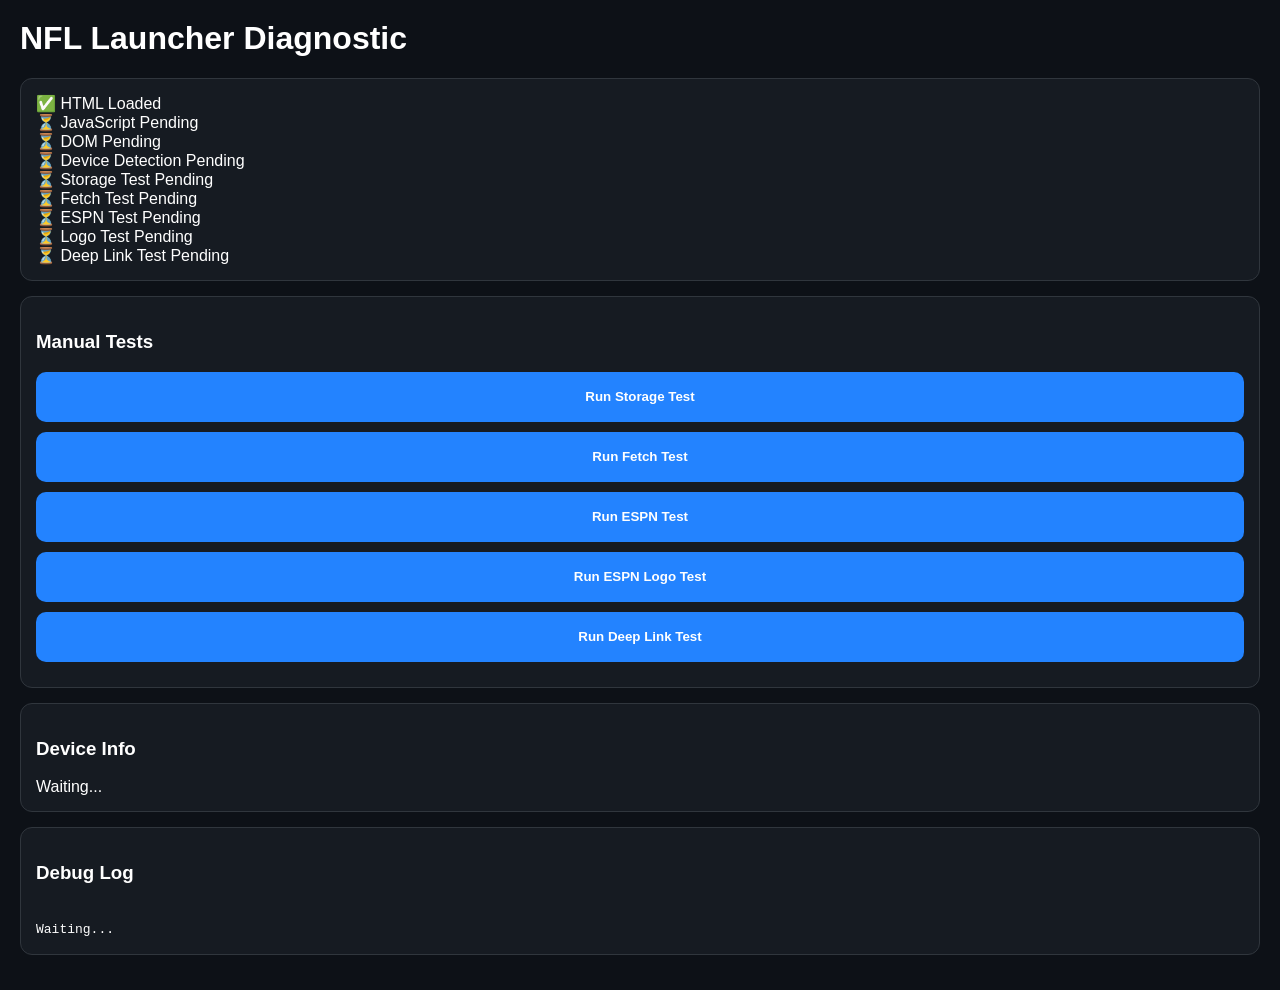
<file: diagnostic.html>
<!doctype html>
<html lang="en">
<head>
<meta charset="utf-8">
<meta name="viewport"
      content="width=device-width,initial-scale=1">

<title>NFL Launcher Diagnostic</title>

<style>

body{
    margin:0;
    padding:20px;
    background:#0d1117;
    color:white;
    font-family:-apple-system,
                BlinkMacSystemFont,
                Arial,
                sans-serif;
}

h1{
    margin-top:0;
}

.card{
    background:#161b22;
    border:1px solid #30363d;
    border-radius:12px;
    padding:15px;
    margin-bottom:15px;
}

button{
    width:100%;
    height:50px;
    border:none;
    border-radius:10px;
    margin-bottom:10px;
    background:#2383ff;
    color:white;
    font-weight:bold;
    cursor:pointer;
}

.pass{
    color:#38d26e;
}

.fail{
    color:#ff5e5e;
}

.pending{
    color:#ffc857;
}

.log{
    font-family:monospace;
    white-space:pre-wrap;
    line-height:1.4;
}

#testLogo{
    width:60px;
    height:60px;
    display:none;
    margin-top:10px;
}

</style>
</head>
<body>

<h1>NFL Launcher Diagnostic</h1>

<div class="card">

<div id="htmlTest">
✅ HTML Loaded
</div>

<div id="jsTest">
⏳ JavaScript Pending
</div>

<div id="domTest">
⏳ DOM Pending
</div>

<div id="deviceTest">
⏳ Device Detection Pending
</div>

<div id="storageTest">
⏳ Storage Test Pending
</div>

<div id="fetchTest">
⏳ Fetch Test Pending
</div>

<div id="espnTest">
⏳ ESPN Test Pending
</div>

<div id="logoTest">
⏳ Logo Test Pending
</div>

<div id="deeplinkTest">
⏳ Deep Link Test Pending
</div>

</div>

<div class="card">

<h3>Manual Tests</h3>

<button id="btnStorage">
Run Storage Test
</button>

<button id="btnFetch">
Run Fetch Test
</button>

<button id="btnEspn">
Run ESPN Test
</button>

<button id="btnLogo">
Run ESPN Logo Test
</button>

<button id="btnDeepLink">
Run Deep Link Test
</button>

</div>

<div class="card">

<h3>Device Info</h3>

<div id="deviceInfo">
Waiting...
</div>

</div>

<div class="card">

<h3>Debug Log</h3>

<div id="log" class="log">
Waiting...
</div>

</div>

<img id="testLogo">

<script>

function log(message){

    var logEl =
        document.getElementById("log");

    var line =
        new Date().toLocaleTimeString()
        + " | "
        + message;

    logEl.textContent =
        line +
        "\\n" +
        logEl.textContent;

    console.log(message);
}

try{

document.getElementById(
    "jsTest"
).innerHTML =
'<span class="pass">✅ JavaScript Loaded</span>';

log(
    "JavaScript Loaded"
);

}catch(e){

alert(
"JavaScript Startup Failed: "
+ e.message
);

}

document.addEventListener(
"DOMContentLoaded",
function(){

document.getElementById(
 "domTest"
).innerHTML =
'<span class="pass">✅ DOM Loaded</span>';

log(
 "DOMContentLoaded Fired"
);

runDeviceDetection();

wireButtons();

});

function runDeviceDetection(){

try{

var ua =
 navigator.userAgent;

var platform =
 navigator.platform;

var touch =
 navigator.maxTouchPoints || 0;

var isiOS =
 /iPhone|iPad|iPod/i.test(ua);

if(
 platform === "MacIntel"
 && touch > 1
){
 isiOS = true;
}

var isAndroid =
 /Android/i.test(ua);

var label =
 "Desktop";

if(isiOS)
 label =
</file>
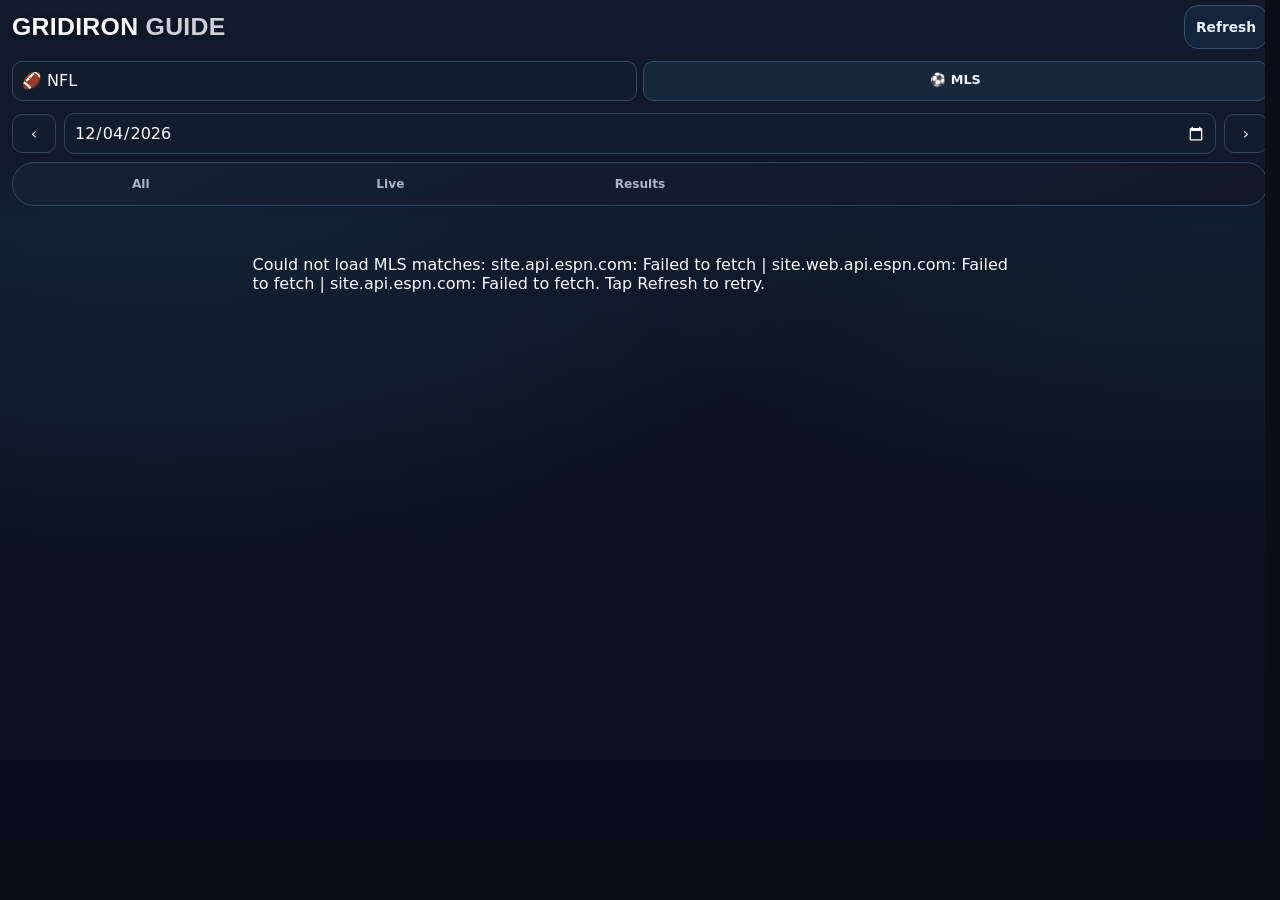
<file: soccer.html>
<!doctype html><html lang="en"><head><meta charset="utf-8"><meta name="viewport" content="width=device-width,initial-scale=1"><title>Gridiron Guide Soccer</title><link rel="stylesheet" href="./css/app.css"><link rel="stylesheet" href="./css/soccer.css"></head><body><div class="wrap gg-soccer"><header class="app-header"><div class="title-row"><h1 class="brand-wordmark"><span class="brand-gridiron">GRIDIRON</span><span class="brand-guide"> GUIDE</span></h1><button class="refresh" id="soccerRefresh">Refresh</button></div><div class="preview-selectors"><a class="soccer-nfl" href="./">🏈 NFL</a><button id="soccerLeague" aria-label="Switch soccer league">⚽ MLS</button></div><div class="soccer-dates"><button id="soccerPrev" aria-label="Previous day">‹</button><input type="date" id="soccerDate" aria-label="Match date"><button id="soccerNext" aria-label="Next day">›</button></div><nav class="preview-filters" aria-label="Match views"><button data-soccer-view="all">All</button><button data-soccer-view="live">Live</button><button data-soccer-view="results">Results</button></nav></header><main id="soccerSchedule" aria-live="polite"></main></div><script src="./js/core/leagues.js"></script><script src="./js/core/games.js"></script><script src="./js/sports/soccer/adapter.js?v=2"></script><script src="./js/sports/soccer/preview.js?v=5"></script></body></html>
</file>
<file: css/app.css>
:root{
      --bg:#070a12;
      --text:#f7f9ff;
      --muted:#aab4c8;
      --line:rgba(255,255,255,.12);
      --accent:#53b7ff;
      --green:#6affb7;
      --gold:#ffd166;
      --red:#ff365f;
      --shadow:0 14px 42px rgba(0,0,0,.36);
      --radius:18px;
      --gg-page-base:#090e19;
      --gg-page-gradient:radial-gradient(ellipse at 12% 0%,rgba(53,116,175,.17),transparent 48%),radial-gradient(ellipse at 95% 8%,rgba(47,133,151,.10),transparent 40%),linear-gradient(180deg,#101a2a 0%,#0c1422 48%,#090e19 100%);
      --gg-nav-surface:linear-gradient(155deg,#142034,#101827);
      --gg-nav-edge:#30465e;
      --gg-control-surface:#12253a;
      --gg-control-edge:#35516a;
      --gg-control-text:#e9f1fc;
      --gg-counter-muted:#26364a;
    }

    *{box-sizing:border-box}
    /* Keep the viewport and centered content at exactly the same width when
       Results switches between long game cards and a shorter Top 10 list.
       Without a reserved scrollbar lane, the page recenters by several pixels. */
    html{overflow-y:scroll;scrollbar-gutter:stable; -webkit-text-size-adjust:100%; text-size-adjust:100%}
    @supports (scrollbar-gutter:stable){
      html{overflow-y:auto;scrollbar-gutter:stable}
    }
    body{
      margin:0;
      min-height:100svh;
      color:var(--text);
      font-family:Inter,ui-sans-serif,system-ui,-apple-system,BlinkMacSystemFont,"Segoe UI",Roboto,Arial,sans-serif;
      /* The page length changes substantially between Results views. Keep the
         same viewport-anchored gradient instead of stretching it with body height. */
      background:var(--gg-page-base);
      isolation:isolate;
      /* The fixed header already owns the top safe area; body padding here
         double-counts it in WKWebView and pushes Results down on iPhones. */
      padding:0 12px max(28px,env(safe-area-inset-bottom));
    }

    body::after{
      content:"";
      position:fixed;
      inset:0;
      z-index:-1;
      pointer-events:none;
      background:var(--gg-page-gradient);
    }

    body:before{
      content:"";
      position:fixed;
      inset:0;
      pointer-events:none;
      background:repeating-linear-gradient(0deg,rgba(255,255,255,.015),rgba(255,255,255,.015) 1px,transparent 1px,transparent 7px);
      opacity:.42;
    }

    button{font:inherit}
    
    .wrap{
    max-width:760px;
    margin:0 auto;
    position:relative;
    padding-top:var(--header-height,245px);
}

.app-header{
    position:fixed;

    top:0;
    left:0;
    right:0;

    z-index:1000;

    padding-top:calc(env(safe-area-inset-top, 0px) + 5px);

    background:linear-gradient(180deg,#101a2a 0%,rgba(16,26,42,.98) 76%,rgba(16,26,42,0) 100%);

    border-bottom:0;

    backdrop-filter:none;
    -webkit-backdrop-filter:none;

    padding-left:12px;
    padding-right:12px;
    padding-bottom:12px;
}

    .title-row{
      display:flex;
      align-items:center;
      justify-content:space-between;
      gap:10px;
      flex-wrap:nowrap;
    }
    .brand{
      display:flex;
      align-items:center;
      min-width:0;
      flex:1 1 auto;
    }
    .brand-wordmark{
      margin:0;
      min-width:0;
      white-space:nowrap;
      line-height:.9;
      font-family:Impact,Haettenschweiler,"Arial Narrow Bold","Arial Black",sans-serif;
      font-size:clamp(1.25rem,5.6vw,1.7rem);
      font-weight:900;
      letter-spacing:.025em;
      text-transform:uppercase;
      font-stretch:condensed;
      text-shadow:0 2px 10px rgba(0,0,0,.38);
    }
    .brand-gridiron{color:#f7f9ff}
    .brand-guide{color:#f7f9ff; opacity:0.82;}
    @media (max-width:390px){
      .brand-wordmark{font-size:clamp(1.02rem,4.8vw,1.32rem);letter-spacing:.015em}
      .title-row{gap:8px}
    }

    .refresh{
      flex:0 0 auto;
      border:1px solid var(--gg-control-edge);
      color:var(--gg-control-text);
      background:var(--gg-control-surface);
      border-radius:14px;
      padding:9px 11px;
      font-weight:850;
      font-size:.86rem;
      cursor:pointer;
      min-height:44px;
      -webkit-tap-highlight-color:transparent;
      touch-action:manipulation;
      transition:transform .08s ease,background-color .08s ease,border-color .08s ease;
    }
    .refresh:active{transform:scale(.96);background:var(--gg-selected-fill);border-color:var(--gg-selected-stroke);box-shadow:var(--gg-selected-halo)}
    .refresh:disabled{opacity:.62;cursor:default;transform:none;filter:none}
    .refresh:focus{outline:none}
    .refresh:focus-visible,.watch:focus-visible{outline:3px solid rgba(83,183,255,.45);outline-offset:2px}

    .week-bar{
      margin-top:16px;
      padding:11px 12px;
      border:1px solid var(--line);
      border-radius:18px;
      background:linear-gradient(135deg,rgba(255,255,255,.10),rgba(255,255,255,.045));
      display:flex;
      justify-content:space-between;
      align-items:center;
      gap:12px;
      box-shadow:0 10px 30px rgba(0,0,0,.22);
    }
    .week-title{font-weight:1000;letter-spacing:-.02em;font-size:.98rem}
    .week-copy{color:var(--muted);font-size:.98rem;font-weight:750;text-align:right}
    .sort-tabs{display:grid;grid-template-columns:repeat(4,1fr);gap:7px;margin-top:10px}
    .sort-tab{border:1px solid var(--line);border-radius:999px;background:rgba(255,255,255,.06);color:var(--muted);height:36px;font-size:.7rem;font-weight:1000;letter-spacing:.04em;text-transform:uppercase;cursor:pointer;-webkit-tap-highlight-color:transparent;touch-action:manipulation;transition:transform .08s ease,filter .08s ease,background-color .08s ease,border-color .08s ease}
    .sort-tab.active{background:linear-gradient(135deg,var(--green),var(--accent));color:#07111d;border-color:transparent}
    .sort-tab:active{transform:scale(.96);filter:brightness(1.16)}
    .sort-tab:focus{outline:none}
    .sort-tab:focus-visible{outline:3px solid rgba(83,183,255,.45);outline-offset:2px}

    .header-actions{display:flex;align-items:center;gap:8px;flex:0 0 auto}
    .settings-btn{border:1px solid var(--gg-control-edge);color:var(--gg-control-text);background:var(--gg-control-surface);border-radius:14px;padding:9px 10px;font-weight:1000;font-size:.86rem;cursor:pointer;min-height:44px;min-width:44px;display:grid;place-items:center;-webkit-tap-highlight-color:transparent;touch-action:manipulation;transition:transform .08s ease,background-color .08s ease,border-color .08s ease}
    .settings-btn:active{transform:scale(.96);background:var(--gg-selected-fill);border-color:var(--gg-selected-stroke);box-shadow:var(--gg-selected-halo)}
    .settings-btn:focus{outline:none}
    .settings-btn:focus-visible{outline:3px solid rgba(83,183,255,.45);outline-offset:2px}
    .settings-icon{width:22px;height:22px;display:block;flex:none;color:inherit}
    .settings-overlay{position:fixed;inset:0;z-index:5000;background:rgba(0,0,0,.48);display:none;align-items:flex-end;justify-content:center;padding:18px}
    .settings-overlay.open{display:flex}
    .settings-sheet{width:min(720px,100%);max-height:min(78svh,680px);overflow:auto;border:1px solid var(--line);border-radius:24px;background:linear-gradient(180deg,#111827 0%,#070a12 100%);box-shadow:0 24px 80px rgba(0,0,0,.55);padding:16px;color:var(--text)}
    .settings-top{display:flex;align-items:flex-start;justify-content:space-between;gap:12px;margin-bottom:14px}
    .settings-title{font-size:1rem;font-weight:1000;letter-spacing:-.02em;margin:0}
    .settings-subtitle{margin:4px 0 0;color:var(--muted);font-size:.78rem;font-weight:750;line-height:1.25}
    .settings-close{border:1px solid var(--line);border-radius:12px;background:rgba(255,255,255,.08);color:var(--text);width:38px;height:38px;font-weight:1000;cursor:pointer}
    .settings-section{border-top:1px solid var(--line);padding-top:13px;margin-top:12px}
    .settings-section-title{margin:0 0 9px;color:var(--muted);font-size:.68rem;font-weight:1000;letter-spacing:.12em;text-transform:uppercase}
    .settings-provider-grid{display:grid;grid-template-columns:repeat(2,minmax(0,1fr));gap:8px}
    .settings-provider{border:1px solid var(--line);border-radius:14px;background:rgba(255,255,255,.055);color:var(--muted);height:42px;display:flex;align-items:center;justify-content:center;font-size:.72rem;font-weight:1000;letter-spacing:.04em;text-transform:uppercase;cursor:pointer}
    .settings-provider.active{color:#fff;border-color:transparent;box-shadow:0 0 0 2px rgba(255,255,255,.06) inset}
    .settings-provider[data-provider="youtubetv"].active{background:#ff0033;color:#fff}
    .settings-provider[data-provider="hulu"].active{background:#1ce783;color:#07111d}
    .settings-provider[data-provider="paramount"].active{background:#0064ff;color:#fff}
    
    .settings-provider[data-provider="paramount"]{font-size:.66rem}
    .settings-provider[data-provider="fox"].active{background:#fff;color:#003c7e}
    .settings-provider[data-provider="espn"].active{background:#e60012;color:#fff}
    .settings-provider[data-provider="prime"].active{background:#00a8e1;color:#07111d}
    .settings-provider[data-provider="nflplus"].active{background:#013369;color:#fff}
    .settings-hint{margin:10px 0 0;color:var(--muted);font-size:.72rem;font-weight:750;line-height:1.3}
    .settings-version-wrap{border-top:1px solid var(--line);margin-top:14px;padding-top:12px;display:flex;justify-content:center}
    .settings-version{border:0;background:transparent;color:rgba(170,180,200,.72);padding:8px 14px;border-radius:10px;font-size:.66rem;font-weight:800;letter-spacing:.02em;cursor:default;user-select:none;pointer-events:none}
    /* Release 4.10: Favorite Teams */
    .favorite-team-controls{display:grid;grid-template-columns:minmax(0,1fr) auto;gap:8px}
    .favorite-team-select,.favorite-team-add{height:42px;border:1px solid var(--line);border-radius:12px;background:#111827;color:var(--text);font:inherit;font-size:.72rem;font-weight:850}
    .favorite-team-select{width:100%;padding:0 10px}
    .favorite-team-add{padding:0 14px;cursor:pointer}
    .favorite-team-list{display:flex;flex-wrap:wrap;gap:7px;margin-top:9px}
    .favorite-team-chip{border:1px solid rgba(255,209,102,.30);border-radius:999px;background:rgba(255,209,102,.09);color:#ffe29a;min-height:32px;padding:0 10px;display:inline-flex;align-items:center;gap:6px;font-size:.68rem;font-weight:950;cursor:pointer}
    .favorite-team-chip .remove{opacity:.65;font-size:.8rem}
    .favorite-team-empty{color:var(--muted);font-size:.7rem;font-weight:750;padding:3px 0}

    .settings-toggle{display:flex;align-items:center;justify-content:space-between;gap:12px;border:1px solid var(--line);border-radius:14px;background:rgba(255,255,255,.055);padding:10px 12px}
    .settings-toggle-copy{min-width:0}
    .settings-toggle-label{font-size:.78rem;font-weight:1000}
    .settings-toggle-detail{margin-top:3px;color:var(--muted);font-size:.68rem;font-weight:700;line-height:1.25}
    .settings-switch{position:relative;width:46px;height:26px;flex:0 0 auto}
    .settings-switch input{position:absolute;opacity:0;pointer-events:none}
    .settings-switch-track{position:absolute;inset:0;border-radius:999px;background:rgba(255,255,255,.13);border:1px solid var(--line);cursor:pointer;transition:.18s ease}
    .settings-switch-track:after{content:"";position:absolute;width:20px;height:20px;left:2px;top:2px;border-radius:50%;background:#fff;transition:.18s ease;box-shadow:0 2px 8px rgba(0,0,0,.3)}
    .settings-switch input:checked + .settings-switch-track{background:linear-gradient(135deg,var(--green),var(--accent));border-color:transparent}
    .settings-switch input:checked + .settings-switch-track:after{transform:translateX(20px);background:#07111d}
    .widget-help-card{display:flex;align-items:center;justify-content:space-between;gap:12px;border:1px solid var(--line);border-radius:14px;background:rgba(255,255,255,.055);padding:10px 12px}
    .widget-help-button{border:1px solid rgba(83,183,255,.35);border-radius:11px;background:rgba(83,183,255,.12);color:#bfe5ff;min-height:38px;padding:0 12px;font:inherit;font-size:.7rem;font-weight:950;white-space:nowrap;cursor:pointer}
    .game-card.widget-opened{animation:widgetOpenedPulse 1.2s ease-out}
    @keyframes widgetOpenedPulse{0%{box-shadow:0 0 0 0 rgba(106,255,183,.65)}45%{box-shadow:0 0 0 5px rgba(106,255,183,.28),0 0 26px rgba(83,183,255,.18)}100%{box-shadow:0 0 0 0 rgba(106,255,183,0)}}
    .location-controls{display:grid;grid-template-columns:minmax(0,1fr) auto;gap:8px}
    .location-field,.location-button{height:42px;border:1px solid var(--line);border-radius:12px;background:#111827;color:var(--text);font:inherit;font-size:.72rem;font-weight:850}
    .location-field{width:100%;padding:0 10px}
    .location-button{padding:0 12px;cursor:pointer}
    .location-field:disabled,.location-button:disabled{opacity:.45;cursor:not-allowed}

    /* Results controls share the content header instead of occupying a floating row. */
    .results-heading{display:flex;align-items:center;justify-content:flex-end;gap:12px;margin:0}
    .results-heading h2{margin:0;font-size:1.05rem}
    /* One persistent segmented control; its highlight slides rather than
       blinking as Results swaps its content. */
    .results-view-switch{
      display:grid;
      grid-template-columns:repeat(2,minmax(0,1fr));
      flex-shrink:0;
      position:relative;
      isolation:isolate;
      gap:4px;
      padding:3px;
      border:1px solid var(--line);
      border-radius:999px;
      background:rgba(255,255,255,.04);
    }
    .results-view-switch::before{
      content:"";
      position:absolute;
      z-index:0;
      top:4px;
      bottom:4px;
      left:4px;
      width:calc((100% - 12px)/2);
      border-radius:999px;
      background:linear-gradient(135deg,var(--green),var(--accent));
      box-shadow:inset 0 1px 0 rgba(255,255,255,.20);
      transform:translateX(0);
      transition:transform 340ms cubic-bezier(.22,1,.36,1);
      pointer-events:none;
    }
    .results-view-switch[data-selected="fantasy"]::before{transform:translateX(calc(100% + 4px))}
    .results-view-switch button{
      position:relative;
      z-index:1;
      min-width:81px;
      border:0;
      border-radius:999px;
      background:transparent;
      color:var(--muted);
      padding:8px 12px;
      font:inherit;
      font-size:.75rem;
      font-weight:900;
      cursor:pointer;
      white-space:nowrap;
      transition:color 200ms ease,transform 210ms cubic-bezier(.2,1.65,.35,1);
      touch-action:manipulation;
      -webkit-tap-highlight-color:transparent;
    }
    .results-view-switch button.active{color:#07111d}
    .weekly-position button,.weekly-scoring-pill{transform:translateZ(0) scale(1);transform-origin:center;transition:transform 210ms cubic-bezier(.2,1.65,.35,1),background 170ms ease,box-shadow 170ms ease;touch-action:manipulation;-webkit-tap-highlight-color:transparent}
    .results-view-switch button:active,.weekly-position button:active,.weekly-scoring-pill:active{transform:scale(.94);transition-duration:85ms}
    .weekly-position button.active{box-shadow:inset 0 1px 0 rgba(255,255,255,.2)}
    .results-view-switch button:focus-visible,.weekly-position button:focus-visible,.weekly-scoring-pill:focus-visible{outline:2px solid var(--accent);outline-offset:3px}
    @media(prefers-reduced-motion:reduce){.results-view-switch::before,.results-view-switch button,.weekly-position button,.weekly-scoring-pill{transition:none!important;transform:none!important}.results-view-switch[data-selected="fantasy"]::before,.games-view-switch[data-selected="live"]::before{transform:translateX(calc(100% + 4px))!important}}
    .weekly-heading{display:flex;align-items:center;justify-content:space-between;gap:10px}
    .weekly-heading h3{margin:0;font-size:1.05rem}
    .weekly-controls{display:flex;align-items:center;justify-content:space-between;gap:8px;margin:12px 0 8px;min-width:0}
    .weekly-scoring-pill{border:1px solid var(--gg-nav-edge);border-radius:999px;background:var(--gg-control-surface);color:var(--text);padding:8px 12px;font:inherit;font-size:.72rem;font-weight:900;cursor:pointer;white-space:nowrap;flex-shrink:0}
    .weekly-stats-pending{color:var(--muted)}
    .weekly-leaders{border:1px solid var(--gg-nav-edge);border-radius:16px;padding:15px;background:var(--gg-nav-surface)}
    .weekly-position{display:flex;gap:6px;flex:1;min-width:0;overflow-x:auto;flex-wrap:nowrap;scrollbar-width:none;-webkit-overflow-scrolling:touch}
    /* Fantasy leaderboard must be a single full-width vertical stack. */
    #weeklyFantasy{display:flex;flex-direction:column;align-items:stretch;justify-content:flex-start;width:100%;min-width:0;box-sizing:border-box;gap:0}
    #weeklyFantasy>.weekly-heading{display:flex;width:100%;flex:0 0 auto;align-items:center}
    #weeklyFantasy>.weekly-controls{display:flex;width:100%;flex:0 0 auto;align-items:center;justify-content:space-between;gap:10px;min-width:0}
    #weeklyFantasy>.weekly-controls>.weekly-position{display:flex;flex:1 1 auto;width:auto;min-width:0;max-width:100%;overflow-x:auto}
    #weeklyFantasy>.weekly-controls>.weekly-scoring-pill{flex:0 0 auto;margin:0;align-self:center}
    #weeklyFantasy>#weeklyFantasyContent{display:block;flex:0 0 auto;width:100%;min-width:0}
    .weekly-position::-webkit-scrollbar{display:none}
    .weekly-position button{border:1px solid var(--gg-nav-edge);border-radius:999px;background:var(--gg-control-surface);color:var(--muted);padding:7px 11px;font-size:.75rem;font-weight:900;cursor:pointer;flex-shrink:0}
    .weekly-position button.active{background:linear-gradient(135deg,var(--green),var(--accent));color:#07111d;border-color:transparent}
    /* Identical Results section header in both subviews; day headings stay inside Games. */
    .results-section-header{display:flex;align-items:center;gap:12px;margin:12px 0 12px;min-height:42px}
    .results-section-title{margin:0;flex-shrink:0;font-size:.82rem;font-weight:1000;letter-spacing:.12em;text-transform:uppercase}
    .results-section-rule{height:1px;flex:1;min-width:8px;background:linear-gradient(90deg,var(--line),transparent)}
    .results-section-header .results-view-switch{margin-left:auto}
    .results-section-header + .day-group{margin-top:0}
    .results-section-header + .weekly-leaders{margin-top:0}
    .results-content > .day-group:first-child{margin-top:0}
    .results-content > .weekly-leaders:first-child{margin-top:0}
    @media(max-width:450px){.results-section-header{gap:8px}.results-section-title{font-size:.76rem}.results-section-header .results-view-switch{flex-shrink:0}}
    @media(max-width:450px){.results-view-switch button{padding:7px 9px;font-size:.68rem}.weekly-heading h3{font-size:.96rem}.weekly-scoring-pill{padding:7px 9px;font-size:.68rem}.weekly-position{gap:4px}.weekly-position button{padding:7px 9px}}

    /* 1.0.2 Results density pass: one title line, no duplicated fantasy heading. */
    .results-view-title{letter-spacing:0;text-transform:none;font-weight:850}
    
    .results-content .completed-results-group{margin:0 0 10px}
    .results-content .completed-results-group + .completed-results-group{margin-top:0}
    @media(max-width:520px){
      .results-section-header{margin:4px 0 5px;gap:6px}
      .results-section-title{font-size:.83rem;letter-spacing:.015em;white-space:nowrap}
      .results-section-header .results-view-switch button{min-width:70px;padding:7px 7px;font-size:.67rem}
      #weeklyFantasy{padding-top:7px}
      #weeklyFantasy .weekly-controls{margin:0 0 4px}
    }
    .weekly-player{display:flex;gap:10px;align-items:center;padding:11px 2px;border-top:1px solid var(--line)}
    .weekly-rank{width:22px;color:var(--muted);font-weight:900}
    .weekly-player-info{flex:1;min-width:0}
    .weekly-player-name{font-weight:900;overflow:hidden;text-overflow:ellipsis;white-space:nowrap}
    .weekly-player-detail,.weekly-progress{color:var(--muted);font-size:.76rem;margin-top:4px}
    .weekly-player-points{font-weight:1000;color:var(--green);white-space:nowrap}

/* Results-only subview; Fantasy remains a separate dashboard destination. */
.results-division-toggle{display:grid;grid-template-columns:1fr 1fr;gap:4px;padding:4px;margin:3px 0 12px;border:1px solid var(--gg-nav-edge);border-radius:999px;background:var(--gg-nav-surface)}
.results-division-toggle button{border:0;border-radius:999px;background:transparent;color:var(--muted);padding:10px 8px;font-size:.76rem;font-weight:950;cursor:pointer;touch-action:manipulation}
.results-division-toggle button.active{background:linear-gradient(135deg,var(--green),var(--accent));color:#07111d}
.results-division-toggle button:focus-visible{outline:2px solid var(--accent);outline-offset:2px}
/* Compact conference filters: same dimensions and active palette as Fantasy position pills. */
/* Conference active state matches the newer Fantasy selected fill, not the legacy mint gradient. */
.division-conference-toggle button.active{background:var(--gg-selected-fill)!important;color:#f7fffc!important;border-color:var(--gg-selected-stroke)!important;box-shadow:0 0 9px rgba(98,228,182,.12),inset 0 1px 0 rgba(255,255,255,.045)!important}

.division-conference-toggle{display:flex;align-items:center;gap:6px;margin:0 0 12px;padding:0;background:transparent;border:0}
.division-conference-toggle button{flex:0 0 auto;border:1px solid var(--line);border-radius:999px;background:rgba(255,255,255,.06);color:var(--muted);padding:7px 11px;font-size:.75rem;font-weight:900;cursor:pointer;touch-action:manipulation;-webkit-tap-highlight-color:transparent;transition:background 170ms ease,box-shadow 170ms ease,color 170ms ease}
.division-conference-toggle button.active{background:linear-gradient(135deg,var(--green),var(--accent));color:#07111d;border-color:transparent;box-shadow:inset 0 1px 0 rgba(255,255,255,.2)}
.division-conference-toggle button:focus-visible{outline:2px solid var(--accent);outline-offset:2px}
.division-conference{margin:13px 0 18px}.division-conference-title{font-size:.79rem;letter-spacing:.12em;color:var(--muted);font-weight:1000;margin:0 0 9px}
.division-grid{display:grid;grid-template-columns:repeat(auto-fit,minmax(min(100%,300px),1fr));gap:10px}
.division-card{padding:12px;border:1px solid var(--line);border-radius:16px;background:linear-gradient(155deg,rgba(21,31,51,.96),rgba(8,12,22,.98))}
.division-card-title{font-weight:950;font-size:.9rem;letter-spacing:.06em;margin-bottom:10px;color:var(--green)}
.division-table{width:100%;border-collapse:collapse;font-size:.81rem;font-variant-numeric:tabular-nums}
.division-table th{text-align:right;color:var(--muted);font-size:.63rem;padding:0 3px 7px}
.division-table th:first-child,.division-table td:first-child{text-align:left}
.division-table td{text-align:right;padding:8px 3px;border-top:1px solid rgba(255,255,255,.08)}
.division-table td:first-child{font-weight:850}.division-table .division-record{color:var(--green)}
.division-team-cell{display:flex;align-items:center;gap:7px;min-width:0;white-space:nowrap}
.division-team-cell .team-helmet{width:27px;height:23px;min-width:27px;object-fit:contain;flex-shrink:0}
.division-team-name{min-width:0;font-size:clamp(.72rem,2.85vw,.81rem);letter-spacing:-.015em}
.division-note{font-size:.7rem;color:var(--muted);margin:10px 2px}

    .fantasy-block{position:relative;z-index:1;margin:9px 0 10px;padding:9px 10px;border:1px solid rgba(255,255,255,.10);border-radius:14px;background:rgba(255,255,255,.045)}
    .fantasy-title{display:flex;align-items:center;gap:6px;margin-bottom:7px;color:#ffd166;font-size:.67rem;font-weight:1000;letter-spacing:.08em;text-transform:uppercase}

    /* Collapsible per-game fantasy leaders; preserve the score pulse styling. */
    .fantasy-block > summary{list-style:none;display:flex;align-items:center;justify-content:space-between;gap:8px;cursor:pointer;min-height:30px;-webkit-tap-highlight-color:transparent;touch-action:manipulation}
    .fantasy-block > summary::-webkit-details-marker{display:none}
    .fantasy-block > summary .fantasy-title{margin:0}
    .fantasy-block[open] .fantasy-body{cursor:pointer;-webkit-tap-highlight-color:transparent}
    .fantasy-block > summary{justify-content:flex-start}
    .fantasy-block .fantasy-body{padding-top:7px}
    .fantasy-block > summary:focus-visible{outline:2px solid var(--accent);outline-offset:3px;border-radius:6px}
    @media(prefers-reduced-motion:reduce){.fantasy-block > summary:after{transition:none}}
    .fantasy-list{display:grid;gap:6px}
    .fantasy-player{display:block;grid-template-columns:18px minmax(0,1fr) auto;align-items:center;gap:7px;color:var(--text);font-size:.98rem;font-weight:800;padding: 6px 0; line-height: 1.05;}
    .fantasy-player.mvp{padding:0;border-radius:0;background:none;box-shadow:none}
    .fantasy-player-name{white-space:nowrap;overflow:hidden;text-overflow:ellipsis}
    .fantasy-player-meta{display:flex;align-items:center;gap:5px;color:var(--muted);font-size:.74rem;font-weight:700;text-transform:uppercase;margin-top:2px;white-space:nowrap;overflow:hidden;text-overflow:ellipsis;opacity: .85;}
    .fantasy-tag{display:inline-flex;align-items:center;height:16px;border-radius:999px;padding:0 5px;background:rgba(83,183,255,.16);color:#bfe7ff;font-size:.58rem;font-weight:1000;line-height:1}
    .fantasy-team{display:inline-flex;align-items:center;height:16px;border-radius:999px;padding:0 5px;background:rgba(106,255,183,.13);color:#b8ffdc;font-size:.58rem;font-weight:1000;line-height:1}
    .fantasy-line{min-width:0;overflow:hidden;text-overflow:ellipsis}
    .fantasy-points{color:var(--green);font-size:.80rem;font-weight:1000}
    /* Consistent player identity across final game cards and weekly Top 10. */
    .fantasy-player-name,.weekly-player-name{
      font-size:.98rem;font-weight:900;line-height:1.15;letter-spacing:-.015em;
      overflow:hidden;text-overflow:ellipsis;white-space:nowrap;
    }
    .fantasy-player-meta{
      display:flex;align-items:center;gap:5px;min-width:0;max-width:100%;
      margin-top:3px;color:var(--muted);font-size:.74rem;font-weight:750;
      line-height:1.25;text-transform:uppercase;white-space:nowrap;overflow:hidden;
      text-overflow:ellipsis;opacity:.9;
    }
    .fantasy-team,.fantasy-tag{
      display:inline-flex;flex:0 0 auto;align-items:center;justify-content:center;
      height:17px;padding:0 6px;border-radius:999px;font-size:.60rem;
      font-weight:1000;line-height:1;letter-spacing:.01em;
    }
    .fantasy-line{display:block;flex:1 1 auto;min-width:0;overflow:hidden;text-overflow:ellipsis;white-space:nowrap}
    .weekly-player-info .fantasy-player-meta{margin-top:4px}
    .weekly-player-points{font-size:.98rem;font-variant-numeric:tabular-nums;letter-spacing:-.01em}

    /* Compact mobile Top 10: retain two-line player identity, ten independent
       rankings, and legible scores without inflating each row in WKWebView. */
    @media (max-width:520px){
      /* Same shared Results header in both subviews; no toggle jump. */
      .results-section-header{min-height:34px;margin:0 0 3px}
      #weeklyFantasy{padding:10px 11px 11px}
      #weeklyFantasy .weekly-heading h3{font-size:.94rem;line-height:1.12}
      #weeklyFantasy .weekly-controls{margin:7px 0 4px;gap:6px}
      #weeklyFantasy .weekly-position button{padding:6px 9px;font-size:.69rem}
      #weeklyFantasy .weekly-scoring-pill{padding:6px 9px;font-size:.68rem}
      #weeklyFantasy .weekly-progress{margin:2px 0 3px;font-size:.69rem;line-height:1.15}
      /* Measured against 942 x 2048 iOS screenshot: ~120 screen pixels
         between the Top 10 panel and bottom bar. With ~2.4 image pixels
         per CSS px, adding 3px to each of 10 rows consumes ~72 pixels
         and preserves ~48px (~20 CSS px) of breathing room. */
      #weeklyFantasy .weekly-player{padding:6px 2px;gap:7px;min-height:49px}
      #weeklyFantasy .weekly-rank{flex-basis:17px;width:17px;font-size:.79rem}
      #weeklyFantasy .weekly-player-name{font-size:.89rem;line-height:1.1}
      #weeklyFantasy .weekly-player-info .fantasy-player-meta{
        font-size:.66rem;line-height:1.12;margin-top:2px;gap:4px;
      }
      #weeklyFantasy .fantasy-team,#weeklyFantasy .fantasy-tag{
        height:15px;padding:0 5px;font-size:.55rem;
      }
      #weeklyFantasy .weekly-player-points{font-size:.89rem}
    }

    /* Shorter handsets retain the compact version so the complete Top 10
       stays as accessible as the available screen height permits. */
    @media (max-width:520px) and (max-height:740px){
      #weeklyFantasy .weekly-player{padding:4px 2px;min-height:42px}
    }

    .weekly-rank{flex:0 0 22px;font-variant-numeric:tabular-nums}

    .no-provider{color:var(--muted);font-size:.68rem;font-weight:900;text-transform:uppercase;letter-spacing:.03em}
    @media (min-width:700px){.settings-provider-grid{grid-template-columns:repeat(4,minmax(0,1fr))}.settings-overlay{align-items:center}.settings-sheet{border-radius:26px}}

    .day-group{margin:16px 0 22px}
    .day-heading{
      display:flex;align-items:center;gap:10px;
      margin:0 0 8px;
      color:var(--text);
      font-size:.82rem;
      font-weight:1000;
      letter-spacing:.12em;
      text-transform:uppercase;
    }
    .day-heading:after{content:"";height:1px;flex:1;background:linear-gradient(90deg,var(--line),transparent)}
    .games{display:grid;gap:10px}

    .game-card{
      position:relative;
      overflow:hidden;
      border:1px solid var(--line);
      border-radius:var(--radius);
      background:linear-gradient(155deg,rgba(21,31,51,.96),rgba(8,12,22,.98));
      box-shadow:var(--shadow);
      padding:12px;
    }
    .game-card.live-game{
      border-color:rgba(255,54,95,.46);
      background:radial-gradient(circle at 100% 0%,rgba(255,54,95,.16),transparent 38%),linear-gradient(155deg,rgba(21,31,51,.96),rgba(8,12,22,.98));
    }
    .game-card:before{
      content:"";
      position:absolute;
      inset:0;
      border-radius:inherit;
      background:linear-gradient(155deg,rgba(83,183,255,.035),transparent 65%);
      pointer-events:none;
    }

    /* One-shot feedback for a score detected after the card is already visible. */
    .game-card.score-change:after{
      content:"";
      position:absolute;
      inset:0;
      z-index:8;
      border-radius:inherit;
      pointer-events:none;
      animation:score-card-pulse 1.25s cubic-bezier(.22,.72,.2,1) both;
    }
    .team-score.score-changed{
      animation:score-number-pop 1.25s cubic-bezier(.22,.72,.2,1) both;
    }
    @keyframes score-card-pulse{
      0%{box-shadow:inset 0 0 0 1px rgba(106,255,183,0),0 0 0 rgba(83,183,255,0);opacity:0}
      22%{box-shadow:inset 0 0 0 2px rgba(106,255,183,.72),0 0 24px rgba(83,183,255,.30);opacity:1}
      100%{box-shadow:inset 0 0 0 1px rgba(106,255,183,0),0 0 0 rgba(83,183,255,0);opacity:0}
    }
    @keyframes score-number-pop{
      0%{transform:scale(1);color:inherit;text-shadow:none}
      28%{transform:scale(1.22);color:var(--green);text-shadow:0 0 14px rgba(106,255,183,.72)}
      100%{transform:scale(1);color:inherit;text-shadow:none}
    }
    @media (prefers-reduced-motion:reduce){
      .game-card.score-change:after,.team-score.score-changed{animation:none}
    }

    .live-details{
    margin:0 0 10px;
    text-align:center;
}

.game-clock{
    font-size:.78rem;
    color:var(--muted);
    font-weight:850;
    letter-spacing:.03em;
    text-transform:uppercase;
  }

  .game-clock-top{
    flex:1;
    text-align:center;
    color:var(--muted);
    font-size:.90rem;
    font-weight:900;
    letter-spacing:.03em;
}

.possession{
    display:inline-flex;
    align-items:center;
    justify-content:center;
    font-size:.8rem;
    line-height:1;
  }

    .game-top{display:flex;justify-content:space-between;align-items:center;gap:10px;position:relative;z-index:1}
    .time{font-size:.78rem;color:var(--muted);font-weight:850;letter-spacing:.03em;text-transform:uppercase}
    .badges{display:flex;gap:6px;flex-wrap:wrap;justify-content:flex-end}
    .badge{border:1px solid var(--line);border-radius:999px;background:rgba(255,255,255,.07);padding:5px 8px;font-size:.66rem;line-height:1;letter-spacing:.05em;font-weight:1000;color:var(--muted);text-transform:uppercase}
    .badge.network{background:var(--gold);border-color:transparent;color:#111827}
    .badge.live{background:var(--red);border-color:transparent;color:white;animation:pulse 1.15s ease-in-out infinite}
    
    .badge.national-confirmed{background:rgba(105,165,255,.13);border-color:rgba(105,165,255,.42);color:#b9d5ff;white-space:nowrap}
    .badge.local-confirmed{background:rgba(106,255,183,.13);border-color:rgba(106,255,183,.42);color:#b8ffdc;white-space:nowrap}
    
    button.badge{appearance:none;-webkit-appearance:none;font-family:inherit;margin:0}
    .follow-badge{display:inline-flex;align-items:center;gap:4px;cursor:pointer;touch-action:manipulation;-webkit-tap-highlight-color:transparent;transition:transform .08s ease,background-color .16s ease,border-color .16s ease,color .16s ease}
    .follow-badge:active{transform:scale(.95)}
    .follow-badge:focus-visible{outline:3px solid rgba(83,183,255,.45);outline-offset:2px}
    .follow-badge svg{width:11px;height:11px;display:block;flex:0 0 auto}
    .follow-badge.following{background:rgba(106,255,183,.16);border-color:rgba(106,255,183,.34);color:#b8ffdc}
    @keyframes pulse{50%{box-shadow:0 0 0 7px rgba(255,54,95,.13)}}

    .teams-row{
      display:grid;
      grid-template-columns:minmax(0,1fr) 20px minmax(0,1fr);
      align-items:center;
      gap:8px;
      margin:12px 0 9px;
      position:relative;
      z-index:1;
    }
    .team-row{display:flex;align-items:center;gap:7px;min-width:0;border-radius:10px;padding:2px 3px}
    .team-row.home{justify-content:flex-end;text-align:right}
    .team-row.winner{background:rgba(106,255,183,.14);box-shadow:inset 0 0 0 8px rgba(106,255,183,.18)}
    
    .team-logo{width:48px;height:48px;object-fit:contain;object-position:center;flex:0 0 auto;filter:drop-shadow(0 4px 7px rgba(0,0,0,.25))}
    .team-logo.fallback{display:grid;place-items:center;border-radius:50%;background:rgba(255,255,255,.09);color:var(--text);font-size:.67rem;font-weight:1000;border:1px solid var(--line);filter:none}
    /* Exact original helmet artwork, rebuilt from two tintable grayscale layers. */
    .team-helmet{width:48px;height:48px;display:block;flex:0 0 auto;overflow:visible;filter:drop-shadow(0 4px 7px rgba(0,0,0,.25))}
    .team-helmet.face-left{transform:scaleX(-1)}
    @media (max-width:520px){.team-helmet{width:42px;height:42px}}
    @supports (-webkit-touch-callout:none){.team-helmet{width:40px;height:40px}}
    @media (max-width:390px){.team-helmet{width:36px;height:36px}}
    .team-name{min-width:0;font-size:.92rem;line-height:1.05;font-weight:1000;letter-spacing:-.02em;white-space:nowrap;overflow:hidden;text-overflow:ellipsis;text-transform:uppercase;font-style:italic}
    .vs{color:#c4cad7;font-size:.82rem;font-weight:1000;text-align:center;opacity:.92}

.center-score{
    display:flex;
    align-items:center;
    justify-content:center;
    gap:18px;
}

.center-score .team-score{
    font-size:1.6rem;
    min-width:28px;
    text-align:center;
}

.team-stack{
    display:flex;
    flex-direction:column;
    align-items:center;
}

.team-record{
    font-size:.78rem;
    font-weight:900;
    color:var(--muted);
    line-height:1;
}

.center-score .team-score.winner{
    color:var(--green);
}

    /* Clean card stream/final/live styling */
    .badge{ text-transform:uppercase; }
    .badge.final{background:rgba(106,255,183,.16);border-color:rgba(106,255,183,.3);color:#b8ffdc}
    .badge.scheduled{background:rgba(255,255,255,.07);color:var(--muted)}
    .team-row.winner{background:rgba(106,255,183,.10);box-shadow:inset 0 0 0 1px rgba(106,255,183,.18)}
    .team-row.loser{opacity:.64}
    .team-row.winner .team-name{color:#fff}
    .team-score{font-size:1rem;font-weight:1000;color:#fff;min-width:24px;text-align:center}
    .team-row.winner .team-score{color:var(--green)}
    .team-row.winner{ box-sizing:border-box;}
    .winner-cup{font-size:.75rem;filter:drop-shadow(0 2px 4px rgba(0,0,0,.35))}
    .live-meta{display:flex;align-items:center;gap:10px;flex-wrap:wrap;color:var(--muted);font-size:.72rem;font-weight:800}
    .live-meta-item{display:inline-flex;align-items:center;gap:4px;white-space:nowrap}
    .ball-icon{font-size:.78rem}
    .timeout-wrap{display:inline-flex;align-items:center;gap:4px;white-space:nowrap}
    .provider-icons{display:flex;align-items:center;gap:6px;min-width:0;flex-wrap:wrap}
    .provider-icon{width:34px;height:28px;border:1px solid var(--line);border-radius:9px;background:rgba(255,255,255,.07);color:#fff;font-size:.52rem;font-weight:1000;letter-spacing:.01em;cursor:pointer;display:flex;align-items:center;justify-content:center;text-align:center;line-height:1;text-transform:uppercase;padding:0 3px;white-space:nowrap}.provider-icon.prime{width:44px;font-size:.48rem}
    .provider-icon.primary{box-shadow:0 0 0 2px rgba(83,183,255,.18);border-color:rgba(83,183,255,.42)}
    .provider-icon.prime{background:#00a8e1;color:#03121a}
    .provider-icon.peacock{background:linear-gradient(135deg,#ffcf33,#00a1de,#7ac143,#ef3e42);color:#07111d}
    .provider-icon.espn{background:#e60012;color:white}
    .provider-icon.paramount{background:#0064ff;color:white}
    .provider-icon.fox{background:#003c7e;color:white}
    .provider-icon.hulu{background:#1ce783;color:#07111d}
    .provider-icon.nflnetwork,.provider-icon.nflplus{background:#013369;color:white}
    .provider-icon.youtubetv,.provider-icon.sundayticket{background:#ff0033;color:white}
    .provider-icon.sundayticket{width:38px;font-size:.48rem}
    .provider-icon:focus{outline:3px solid rgba(83,183,255,.45);outline-offset:2px}
    .lower-row{display:flex;align-items:center;justify-content:space-between;gap:10px;position:relative;z-index:1}
    .game-info{min-width:0;display:flex;flex-wrap:wrap;align-items:center;gap:6px;color:var(--muted);font-size:.78rem;font-weight:750}
    .game-info span:first-child{white-space:nowrap;overflow:hidden;text-overflow:ellipsis;max-width:170px}
    .watch{
      flex:0 0 auto;
      width:auto;
      min-width:106px;
      height:44px;
      border:0;
      border-radius:12px;
      padding:0 12px;
      color:#07111d;
      background:linear-gradient(135deg,var(--green),var(--accent));
      font-size:.75rem;
      font-weight:1000;
      letter-spacing:.035em;
      cursor:pointer;
      display:flex;
      align-items:center;
      justify-content:center;
      gap:5px;
    }
    .watch svg{width:16px;height:16px}

    .empty{border:1px dashed var(--line);border-radius:var(--radius);padding:28px 20px;text-align:center;color:var(--muted);background:rgba(255,255,255,.035)}
    .empty h2{margin:0 0 8px;color:var(--text)}
    .week-complete-cta{cursor:pointer;-webkit-tap-highlight-color:transparent;touch-action:manipulation;transition:transform .08s ease,background-color .08s ease,border-color .08s ease}
    .week-complete-cta:active{transform:scale(.99);background:rgba(255,255,255,.06);border-color:rgba(83,183,255,.35)}
    .week-complete-cta:focus-visible{outline:3px solid rgba(83,183,255,.45);outline-offset:2px}
    .toast{position:fixed;left:14px;right:14px;bottom:max(14px,env(safe-area-inset-bottom));z-index:30;background:#111827;color:#fff;border:1px solid var(--line);border-radius:16px;padding:12px 13px;box-shadow:var(--shadow);transform:translateY(140%);transition:.22s ease;font-weight:750}.toast.show{transform:translateY(0)}
    .logo{
    width:42px;
    height:42px;
    border-radius:12px;

    background:
      linear-gradient(
        135deg,
        #4da3ff,
        #255cff
      );

    box-shadow:
      0 8px 24px rgba(37,92,255,.35);
    }
    @media (min-width:700px){
      body{padding-inline:24px}
      .games{grid-template-columns:repeat(2,minmax(0,1fr))}
      .week-copy{text-align:left}
      .team-name{flex:1;}
    }

    /* Scoreboard alignment / collision fixes */
    .game-top{display:grid;grid-template-columns:minmax(82px,1fr) auto minmax(82px,1fr);align-items:center;gap:8px;position:relative}
    .game-top .time{justify-self:start}
    .game-top .badges{justify-self:end}
    .game-clock-top{position:absolute;left:50%;top:50%;transform:translate(-50%,-50%);text-align:center;white-space:nowrap;min-width:88px;z-index:2}
    .teams-row{grid-template-columns:minmax(0,1fr) auto minmax(0,1fr);gap:8px}
    .team-row{display:grid;grid-template-columns:auto minmax(0,1fr);align-items:center;gap:7px;min-width:0}
    .team-row.home{grid-template-columns:minmax(0,1fr) auto}
    .team-row .team-name{min-width:0;max-width:100%;overflow:hidden;text-overflow:ellipsis;white-space:nowrap}
    .center-score{display:grid;grid-template-columns:30px 18px 30px;align-items:center;justify-content:center;gap:4px;min-width:86px}
    .center-score .team-score{min-width:0;width:30px;text-align:center}
    .center-score .vs{width:18px;text-align:center}
    @media (max-width:520px){.teams-row{gap:4px}.team-row{gap:4px}.team-logo{width:42px;height:42px}.team-name{font-size:.82rem}.center-score{grid-template-columns:25px 14px 25px;min-width:68px;gap:2px}.center-score .team-score{width:25px;font-size:1.45rem}.center-score .vs{width:14px;font-size:.72rem}}


    /* Keep LIVE / FINAL / SCHEDULED pinned to the top-right corner */
    .game-top .badges{
      position:absolute;
      right:0;
      top:50%;
      transform:translateY(-50%);
      z-index:3;
      justify-self:auto;
    }
    .game-top .game-clock-top{
      position:absolute;
      left:50%;
      top:50%;
      transform:translate(-50%,-50%);
      translate:none;
      z-index:2;
      pointer-events:none;
    }


    /* Possession icon should not push the team name away from its logo */
    .team-row{position:relative}
    .team-row .possession{
      position:absolute;
      top:50%;
      transform:translateY(-50%);
      z-index:2;
      pointer-events:none;
    }
    .team-row:not(.home) .possession{
      right:-2px;
    }
    .team-row.home .possession{
      left:-2px;
    }
    .team-row:not(.home):has(.possession) .team-name{
      padding-right:18px;
    }
    .team-row.home:has(.possession) .team-name{
      padding-left:18px;
    }

    /* Extend final-game winner highlight through the winning score */
    .game-card.away-winner .teams-row,.game-card.home-winner .teams-row{position:relative;isolation:isolate}
    .game-card.away-winner .team-row.winner,.game-card.home-winner .team-row.winner{background:transparent;box-shadow:none}
    .game-card.away-winner .teams-row:before,.game-card.home-winner .teams-row:before{content:"";position:absolute;top:-6px;bottom:-6px;z-index:-1;border-radius:10px;background:rgba(106,255,183,.10);box-shadow:inset 0 0 0 1px rgba(106,255,183,.18);pointer-events:none}
    .game-card.away-winner .teams-row:before{left:0;width:calc(50% - 9px)}
    .game-card.home-winner .teams-row:before{right:0;width:calc(50% - 9px)}


    /* Lock clock and @ to the exact same card centerline */
    .teams-row{position:relative}
    .center-score{position:relative;min-width:86px}
    .center-score .vs{position:absolute;left:50%;top:50%;transform:translate(-50%,-50%);width:18px;margin:0;text-align:center;z-index:3}
    .center-score .team-score:first-child{justify-self:start;margin-right:13px}
    .center-score .team-score:last-child{justify-self:end;margin-left:13px}
    @media (max-width:520px){.center-score{min-width:68px}.center-score .vs{width:14px}.center-score .team-score:first-child{margin-right:9px}.center-score .team-score:last-child{margin-left:9px}}


    /* FOX provider chip: match the white/blue Settings treatment */
    .provider-icon.fox{
      background:#fff;
      color:#003c7e;
      border-color:rgba(255,255,255,.85);
    }

    /* iOS team-name fix:
       Earlier mobile rules give the center score a fixed width while each team
       is a minmax(0,1fr) column. Safari aggressively shrinks those flexible
       columns, then the global ellipsis rule truncates nearly every name.
       Give team columns a practical minimum and let names use their available width. */
    @supports (-webkit-touch-callout:none){
      .teams-row{
        grid-template-columns:minmax(92px,1fr) 76px minmax(92px,1fr);
        gap:5px;
      }
      .team-row{
        min-width:92px;
      }
      .team-row .team-name{
        width:auto;
        max-width:none;
        min-width:0;
        overflow:visible;
        text-overflow:clip;
        white-space:nowrap;
        font-size:.78rem;
        letter-spacing:-.025em;
      }
      .team-logo{
        width:40px;
        height:40px;
      }
      .center-score{
        min-width:76px;
        width:76px;
      }
    }

    /* Very narrow iPhones: preserve readable full team names before shrinking scores. */
    @media (max-width:390px){
      @supports (-webkit-touch-callout:none){
        .teams-row{
          grid-template-columns:minmax(84px,1fr) 68px minmax(84px,1fr);
          gap:3px;
        }
        .team-row{min-width:84px;gap:3px}
        .team-row .team-name{font-size:.72rem}
        .team-logo{width:36px;height:36px}
        .center-score{min-width:68px;width:68px}
      }
    }


    /* iOS scoreboard correction: protect score positions from team-name sizing */
    @supports (-webkit-touch-callout:none){
      .teams-row{
        grid-template-columns:minmax(0,1fr) 92px minmax(0,1fr);
        gap:5px;
      }
      .team-row{min-width:0;gap:4px}
      .team-row .team-name{
        min-width:0;
        max-width:100%;
        overflow:hidden;
        text-overflow:ellipsis;
        white-space:nowrap;
        font-size:.76rem;
        letter-spacing:-.03em;
      }
      .team-logo{width:40px;height:40px}

      .center-score{
        position:relative;
        display:grid;
        grid-template-columns:32px 20px 32px;
        width:92px;
        min-width:92px;
        gap:4px;
        align-items:center;
        justify-content:center;
      }
      .center-score .team-score,
      .center-score .team-score:first-child,
      .center-score .team-score:last-child{
        position:static;
        width:32px;
        min-width:32px;
        margin:0;
        padding:0;
        justify-self:center;
        text-align:center;
      }
      .center-score .vs{
        position:static;
        transform:none;
        width:20px;
        margin:0;
        padding:0;
        justify-self:center;
        text-align:center;
      }
    }

    @media (max-width:390px){
      @supports (-webkit-touch-callout:none){
        .teams-row{grid-template-columns:minmax(0,1fr) 82px minmax(0,1fr);gap:3px}
        .team-logo{width:36px;height:36px}
        .team-row .team-name{font-size:.70rem}
        .center-score{
          grid-template-columns:29px 18px 29px;
          width:82px;
          min-width:82px;
          gap:3px;
        }
        .center-score .team-score,
        .center-score .team-score:first-child,
        .center-score .team-score:last-child{width:29px;min-width:29px}
        .center-score .vs{width:18px}
      }
    }


    /* AUTHORITATIVE SCOREBOARD LAYOUT
       Keep away score, @, and home score in separate fixed cells.
       This overrides earlier layout rules in this stylesheet. */
    .center-score{
      display:grid !important;
      grid-template-columns:34px 22px 34px !important;
      width:98px !important;
      min-width:98px !important;
      gap:4px !important;
      align-items:center !important;
      justify-content:center !important;
      position:relative !important;
    }
    .center-score > .team-score{
      position:static !important;
      display:block !important;
      width:34px !important;
      min-width:34px !important;
      max-width:34px !important;
      margin:0 !important;
      padding:0 !important;
      transform:none !important;
      justify-self:center !important;
      text-align:center !important;
      line-height:1 !important;
    }
    .center-score > .team-score:first-child{grid-column:1 !important}
    .center-score > .vs{
      grid-column:2 !important;
      position:static !important;
      display:block !important;
      width:22px !important;
      min-width:22px !important;
      margin:0 !important;
      padding:0 !important;
      transform:none !important;
      justify-self:center !important;
      text-align:center !important;
      line-height:1 !important;
    }
    .center-score > .team-score:last-child{grid-column:3 !important}

    @media (max-width:390px){
      .center-score{
        grid-template-columns:31px 20px 31px !important;
        width:90px !important;
        min-width:90px !important;
        gap:4px !important;
      }
      .center-score > .team-score{
        width:31px !important;
        min-width:31px !important;
        max-width:31px !important;
      }
      .center-score > .vs{
        width:20px !important;
        min-width:20px !important;
      }
    }

    
    .settings-provider[data-provider="directv"].active{background:#00a8e0;color:#07111d}.settings-provider[data-provider="peacock"].active{background:#9b7cff;color:#fff;border-color:rgba(255,255,255,.22)}.settings-provider[data-provider="netflix"].active{background:#e50914;color:#fff}
    .provider-icon.directv{background:#00a8e0;color:#07111d;width:38px}.provider-icon.netflix{background:#e50914;color:#fff;width:42px}

    /* Peacock stream chip: NBC label, Peacock destination */
    .provider-icon.peacock{
      background:#9b7cff;
      color:#fff;
      border-color:rgba(255,255,255,.22);
      width:38px;
    }


    /* Final provider-chip palette. Colors are brand-adjacent rather than
       reproductions of partner logos. */
    body.provider-chip-refresh .provider-icons{gap:5px}
    body.provider-chip-refresh .provider-icon{
      width:46px;
      min-width:46px;
      max-width:46px;
      height:28px;
      padding:0 3px;
      font-size:.49rem;
      letter-spacing:.015em;
      border-width:1px;
      border-style:solid;
    }
    body.provider-chip-refresh .provider-icon.prime{background:#00a8e1;color:#06151c;border-color:#39c4ef}
    body.provider-chip-refresh .provider-icon.peacock{background:#5b2b82;color:#fff;border-color:#76509a}
    body.provider-chip-refresh .provider-icon.espn{background:#b51f2e;color:#fff;border-color:#d04a56}
    body.provider-chip-refresh .provider-icon.paramount{background:#1557d6;color:#fff;border-color:#4c83e6}
    body.provider-chip-refresh .provider-icon.directv{background:#12395b;color:#9edcff;border-color:#285a80}
    body.provider-chip-refresh .provider-icon.netflix{background:#1b1b1b;color:#ff4a55;border-color:rgba(255,74,85,.42)}
    body.provider-chip-refresh .provider-icon.fox{background:#f4f7fb;color:#123f78;border-color:#c7d6e7}
    body.provider-chip-refresh .provider-icon.hulu{background:#1ce783;color:#07140d;border-color:#50ef9e}
    body.provider-chip-refresh .provider-icon.nflnetwork,
    body.provider-chip-refresh .provider-icon.nflplus{background:#10233d;color:#8fdcff;border-color:#315779}
    body.provider-chip-refresh .provider-icon.youtubetv{background:#ff0033;color:#fff;border-color:#ff405f}
    body.provider-chip-refresh .provider-icon.sundayticket{background:#252525;color:#f1cc5b;border-color:#6d6034}
    body.provider-chip-refresh .provider-icon.paramount{font-size:.52rem}
    body.provider-chip-refresh .provider-icon.sundayticket{font-size:.42rem}
    body.provider-chip-refresh .provider-icon.primary{box-shadow:0 0 0 2px rgba(83,183,255,.18);border-color:rgba(83,183,255,.56)}

    /* Mirror the game-card provider palette in Settings. */
    body.provider-chip-refresh .settings-provider.active{
      border-width:1px;
      border-style:solid;
      box-shadow:none;
    }
    body.provider-chip-refresh .settings-provider[data-provider="prime"].active{background:#00a8e1;color:#06151c;border-color:#39c4ef}
    body.provider-chip-refresh .settings-provider[data-provider="peacock"].active{background:#5b2b82;color:#fff;border-color:#76509a}
    body.provider-chip-refresh .settings-provider[data-provider="espn"].active{background:#b51f2e;color:#fff;border-color:#d04a56}
    body.provider-chip-refresh .settings-provider[data-provider="paramount"].active{background:#1557d6;color:#fff;border-color:#4c83e6}
    body.provider-chip-refresh .settings-provider[data-provider="directv"].active{background:#12395b;color:#9edcff;border-color:#285a80}
    body.provider-chip-refresh .settings-provider[data-provider="netflix"].active{background:#1b1b1b;color:#ff4a55;border-color:rgba(255,74,85,.42)}
    body.provider-chip-refresh .settings-provider[data-provider="fox"].active{background:#f4f7fb;color:#123f78;border-color:#c7d6e7}
    body.provider-chip-refresh .settings-provider[data-provider="hulu"].active{background:#1ce783;color:#07140d;border-color:#50ef9e}
    body.provider-chip-refresh .settings-provider[data-provider="nflplus"].active{background:#10233d;color:#8fdcff;border-color:#315779}
    body.provider-chip-refresh .settings-provider[data-provider="youtubetv"].active{background:#ff0033;color:#fff;border-color:#ff405f}

    /* ESPN-inspired horizontal week navigator */
    .week-nav-shell{display:grid;grid-template-columns:38px minmax(0,1fr) 38px;gap:6px;align-items:center;padding:7px 6px}
    .week-arrow{height:48px;border:0;background:transparent;color:var(--accent);font-size:2rem;font-weight:500;cursor:pointer;border-radius:12px}
    .week-arrow:disabled{opacity:.22;cursor:default}
    .week-timeline{display:flex;gap:4px;overflow-x:auto;scroll-behavior:smooth;scrollbar-width:none;overscroll-behavior-x:contain;scroll-snap-type:x proximity;padding:2px 0}
    .week-timeline::-webkit-scrollbar{display:none}
    .week-chip{flex:0 0 112px;height:48px;border:0;border-radius:12px;background:transparent;color:var(--muted);cursor:pointer;display:flex;flex-direction:column;align-items:center;justify-content:center;scroll-snap-align:center}
    .week-chip-title{font-size:.72rem;font-weight:1000;letter-spacing:.03em;text-transform:uppercase;line-height:1}
    .week-chip-range{font-size:.58rem;font-weight:750;margin-top:4px;opacity:.85;text-transform:uppercase}
    .week-chip.active{background:rgba(255,255,255,.09);color:#fff;box-shadow:inset 0 -2px 0 var(--accent)}
    .week-chip.active .week-chip-title{color:#fff}
    @media(max-width:520px){.week-nav-shell{grid-template-columns:30px minmax(0,1fr) 30px}.week-chip{flex-basis:104px}.week-arrow{font-size:1.7rem}}


    .preferred-provider-row{display:grid;grid-template-columns:auto minmax(0,1fr);align-items:center;gap:10px;margin-top:12px}
    .preferred-provider-label{color:var(--muted);font-size:.68rem;font-weight:1000;letter-spacing:.08em;text-transform:uppercase}
    .preferred-provider-select{height:40px;border:1px solid var(--line);border-radius:12px;background:#111827;color:var(--text);padding:0 10px;font:inherit;font-size:.72rem;font-weight:850;min-width:0}
    .week-chip.postseason{background:rgba(83,183,255,.08);color:#bfe7ff}
    .week-chip.postseason.active{background:linear-gradient(135deg,rgba(83,183,255,.28),rgba(49,93,255,.20));box-shadow:inset 0 -2px 0 #53b7ff}
    .week-chip.championship{background:rgba(255,209,102,.10);color:#ffe29a}
    .week-chip.championship.active{background:linear-gradient(135deg,rgba(255,209,102,.30),rgba(255,153,51,.18));box-shadow:inset 0 -2px 0 #ffd166}
    .week-chip.superbowl{background:linear-gradient(135deg,rgba(255,209,102,.16),rgba(83,183,255,.12));color:#fff}
    .week-chip.superbowl.active{background:linear-gradient(135deg,rgba(255,209,102,.42),rgba(83,183,255,.28));box-shadow:inset 0 -2px 0 #ffd166}


    .week-chip-meta{font-size:.48rem;font-weight:1000;letter-spacing:.10em;text-transform:uppercase;line-height:1;margin-bottom:3px;opacity:.82}
    .week-chip.postseason,.week-chip.championship,.week-chip.superbowl{height:54px}
    .week-chip.championship .week-chip-meta,.week-chip.superbowl .week-chip-meta{color:#ffd166}


    .week-chip.future-empty{opacity:.82}
    .week-chip.postseason,.week-chip.championship,.week-chip.superbowl{
      flex-basis:122px;
      height:58px;
    }


    /* Regular-season Week 1 kickoff treatment */
    .week-chip.kickoff{
      background:rgba(106,255,183,.10);
      color:#c8ffe5;
      height:58px;
      flex-basis:122px;
    }
    
    .week-chip.kickoff.active{
      background:linear-gradient(135deg,rgba(106,255,183,.28),rgba(83,183,255,.18));
      box-shadow:inset 0 -2px 0 var(--green);
      color:#fff;
    }


    /* Selected week owns the green highlight; KICKOFF is metadata only */
    .week-chip.active,
    .week-chip.postseason.active,
    .week-chip.championship.active,
    .week-chip.superbowl.active,
    .week-chip.kickoff.active{
      background:linear-gradient(135deg,rgba(106,255,183,.30),rgba(83,183,255,.18)) !important;
      color:#fff !important;
      box-shadow:inset 0 -2px 0 var(--green) !important;
    }
    .week-chip.kickoff{
      background:transparent !important;
      color:var(--muted);
    }
    .week-chip.kickoff .week-chip-meta{
      color:var(--green);
    }
    .week-chip.kickoff.active .week-chip-meta{
      color:#c8ffe5;
    }


    .sort-tabs{grid-template-columns:repeat(2,1fr)}
    .games-view-switch[data-selected="live"]::before{transform:translateX(calc(100% + 4px))}
    .games-view-switch .live-filter-dot{display:none;margin-right:4px;vertical-align:middle}
    
    .games-live-count:not(:empty){display:inline-flex;align-items:center;justify-content:center;min-width:16px;height:16px;padding:0 4px;margin-left:3px;border-radius:20px;background:rgba(255,255,255,.13);font-size:.58rem}
    .games-view-switch[data-selected="live"] .games-live-count:not(:empty){background:rgba(7,17,29,.17)}
    /* Live mode retains the original red LIVE visual language. */
    .games-view-switch.has-live [data-games-view="live"]:not(.active){color:#ff667e}
    .games-view-switch.has-live .live-filter-dot{display:inline-block}
    .games-view-switch[data-selected="live"]::before{background:linear-gradient(135deg,#ff365f,#fa2855);box-shadow:inset 0 1px 0 rgba(255,255,255,.20),0 2px 10px rgba(255,54,95,.17)}
    .games-view-switch[data-selected="live"] [data-games-view="live"].active{color:#fff}
    .games-view-switch[data-selected="live"] .live-filter-dot{background:#fff;box-shadow:0 0 0 3px rgba(255,255,255,.16)}
    .games-view-switch[data-selected="live"] .games-live-count:not(:empty){background:rgba(0,0,0,.20);color:#fff}
    /* Local is contextual: three compact segments only when verified,
       unfinished games exist for the selected market and week. */
    .games-view-switch.has-local{grid-template-columns:repeat(3,minmax(0,1fr));width:min(205px,54vw)}
    .games-view-switch.has-local::before{width:calc((100% - 16px)/3)}
    .games-view-switch.has-local[data-selected="live"]::before{transform:translateX(calc(100% + 4px))}
    .games-view-switch.has-local[data-selected="local"]::before{transform:translateX(calc(200% + 8px));background:linear-gradient(135deg,#66efba,#40b997)}
    .games-view-switch.has-local [data-games-view="local"]:not(.active){color:#80eac0}
    .games-view-switch.has-local [data-games-view="local"].active{color:#071b19}
    .games-local-count{display:inline-flex;align-items:center;justify-content:center;min-width:16px;height:16px;padding:0 4px;margin-left:3px;border-radius:20px;background:rgba(78,213,161,.17);font-size:.58rem}
    .games-view-switch.has-local [data-games-view="local"].active .games-local-count{background:rgba(5,30,22,.16)}
    .games-view-switch.has-local button{min-width:60px;padding:7px 6px;font-size:.68rem}
    @media(max-width:450px){.games-view-switch.has-local button{min-width:0;padding:7px 3px;font-size:.64rem}.games-view-switch.has-local .games-local-count{min-width:14px;height:14px;padding:0 2px;margin-left:1px;font-size:.52rem}}
    @media(max-width:359px){.games-section-header .games-view-title{display:none}.games-view-switch.has-local button{font-size:.62rem}}
    @media(prefers-reduced-motion:reduce){.games-view-switch.has-local[data-selected="local"]::before{transform:translateX(calc(200% + 8px))!important}}
    /* Springy/squishy feedback for fantasy position filters, without changing dimensions. */
    .weekly-position button{will-change:transform;transition:background 170ms ease,box-shadow 170ms ease,color 170ms ease,transform 250ms cubic-bezier(.2,1.7,.3,1)}
    .weekly-position button:active{transform:scaleX(1.10) scaleY(.86);transition:transform 75ms ease-out}
    .weekly-position button.squish-pop{animation:weekly-squish-pop 370ms cubic-bezier(.2,1,.35,1) both}
    @keyframes weekly-squish-pop{0%{transform:scaleX(1.10) scaleY(.86)}38%{transform:scaleX(.94) scaleY(1.09)}68%{transform:scaleX(1.025) scaleY(.98)}100%{transform:scale(1)}}
    @media(prefers-reduced-motion:reduce){.weekly-position button.squish-pop{animation:none}.weekly-position button:active{transform:none}}
    .games-section-header + .games-content .day-group:first-child{margin-top:0}
    .sort-tab{display:flex;align-items:center;justify-content:center;gap:5px}
    .filter-count{display:none;min-width:18px;height:18px;padding:0 5px;border-radius:999px;background:rgba(255,255,255,.13);color:inherit;font-size:.58rem;font-weight:1000;line-height:18px;text-align:center}
    .filter-count.has-count{display:inline-block}
    .sort-tab.active .filter-count{background:rgba(7,17,29,.16)}
    .live-filter-dot{display:none;width:6px;height:6px;border-radius:50%;background:var(--red);box-shadow:0 0 0 3px rgba(255,54,95,.12)}
    .sort-tab.has-live .live-filter-dot{display:inline-block}
    .sort-tab[data-sort="live"].active{background:var(--red);color:#fff;border-color:transparent}
    .dtv-package-setting{display:flex;align-items:center;justify-content:space-between;gap:14px;margin:10px 0}
    /* Keep Settings title + close button visible while the settings body scrolls */
    .settings-header{
      position:sticky !important;
      top:0;
      z-index:20;
      background:var(--panel);
      margin:-1px -1px 0;
      padding:14px 14px 10px;
      border-radius:16px 16px 0 0;
    }
    .settings-header::after{
      content:"";
      position:absolute;
      left:14px;
      right:14px;
      bottom:0;
      height:1px;
      background:var(--line);
    }
    .settings-header .settings-close,
    .settings-header button{
      position:relative;
      z-index:21;
    }


    .settings-sheet>.settings-top{
      position:sticky !important;
      top:0;
      z-index:50;
      background:var(--panel);
      margin:-14px -14px 0;
      padding:14px 14px 11px;
      border-radius:16px 16px 0 0;
      box-shadow:0 8px 12px rgba(0,0,0,.14);
    }
    .settings-sheet>.settings-top .settings-close{
      position:relative;
      z-index:51;
    }


    /* Settings layout: header stays fixed; only content below it scrolls. */
    .settings-sheet{
      display:flex !important;
      flex-direction:column !important;
      overflow:hidden !important;
      max-height:min(92vh,760px);
    }
    .settings-sheet>.settings-top{
      position:relative !important;
      top:auto !important;
      z-index:50;
      flex:0 0 auto;
      background:var(--panel);
      margin:0 !important;
      padding:0 0 11px !important;
      border-radius:0;
      box-shadow:none !important;
    }
    .settings-scroll-body{
      flex:1 1 auto;
      min-height:0;
      overflow-y:auto;
      overflow-x:hidden;
      overscroll-behavior-y:none;
      overscroll-behavior-x:none;
      -webkit-overflow-scrolling:auto;
      padding-right:4px;
    }


    .settings-sheet>.settings-top{
      padding:0 0 7px !important;
      min-height:38px;
      align-items:center;
    }
    .settings-sheet>.settings-top .settings-title{
      margin:0;
      line-height:1.1;
    }


    .settings-sheet>.settings-top{
      box-sizing:border-box;
      min-height:52px !important;
      height:52px;
      padding:7px 4px 7px 2px !important;
      margin:0 !important;
      flex:0 0 52px !important;
      overflow:visible !important;
      align-items:center !important;
    }
    .settings-sheet>.settings-top .settings-title{
      margin:0 !important;
      line-height:1 !important;
    }
    .settings-sheet>.settings-top .settings-close{
      position:relative !important;
      top:auto !important;
      right:auto !important;
      flex:0 0 auto;
      width:38px;
      height:38px;
      margin:0 !important;
      transform:none !important;
      display:grid !important;
      place-items:center;
    }
    @media(max-width:600px){
      .settings-overlay{
        padding-top:max(8px, env(safe-area-inset-top)) !important;
        align-items:flex-start !important;
      }
      .settings-sheet{
        max-height:calc(100dvh - max(16px, env(safe-area-inset-top))) !important;
        margin-top:0 !important;
      }
    }

    /* Special timeline periods: same compact pill language as KICKOFF */
    .week-chip.special-week{
      border-radius:12px !important;
      border:1px solid rgba(255,255,255,.08);
      background:linear-gradient(180deg,rgba(31,48,67,.95),rgba(20,32,46,.95));
      min-width:90px;
      padding:8px 11px !important;
    }
    .week-chip.special-week .week-chip-meta{
      display:block;
      font-size:.48rem;
      font-weight:1000;
      letter-spacing:.08em;
      margin-bottom:2px;
      opacity:.9;
    }
    .week-chip.special-week .week-chip-title{
      font-weight:1000;
    }
    .week-chip.special-week .week-chip-range{
      display:block !important;
      margin-top:2px;
      font-size:.48rem;
      font-weight:800;
      opacity:.78;
      white-space:nowrap;
    }
    .week-chip.wild-card{background:linear-gradient(180deg,rgba(29,50,70,.98),rgba(19,34,49,.98))}
    .week-chip.divisional{background:linear-gradient(180deg,rgba(33,52,72,.98),rgba(21,36,51,.98))}
    .week-chip.conference{background:linear-gradient(180deg,rgba(74,60,31,.96),rgba(45,39,25,.96))}
    .week-chip.pro-bowl{background:linear-gradient(180deg,rgba(35,54,75,.98),rgba(23,38,54,.98))}
    .week-chip.super-bowl{background:linear-gradient(180deg,rgba(88,67,28,.98),rgba(52,41,23,.98));border-color:rgba(255,211,107,.22)}


    .week-chip.special-week{
      min-width:104px !important;
      min-height:48px !important;
      border-width:1px !important;
      border-style:solid !important;
    }
    .week-chip.special-week .week-chip-range{
      display:block !important;
      visibility:visible !important;
      opacity:.88 !important;
      height:auto !important;
      font-size:.48rem !important;
      margin-top:2px !important;
    }
    .week-chip.special-week.wild-card,
    .week-chip.special-week.divisional,
    .week-chip.special-week.pro-bowl{
      border-color:rgba(88,191,255,.35) !important;
    }
    .week-chip.special-week.conference,
    .week-chip.special-week.super-bowl{
      border-color:rgba(255,211,107,.4) !important;
    }
    /* Release 4.4: consistent rounded press feedback for Settings controls. */
    .settings-sheet button{
      -webkit-tap-highlight-color:transparent;
      touch-action:manipulation;
      transform-origin:center;
      transition:transform .08s ease,filter .08s ease,background-color .08s ease,border-color .08s ease;
    }
    .settings-sheet button:active:not(:disabled){
      transform:scale(.96);
      filter:brightness(1.14);
    }
    .settings-sheet button:focus{outline:none}
    .settings-sheet button:focus-visible{
      outline:3px solid rgba(83,183,255,.45);
      outline-offset:2px;
    }
    .settings-sheet button:disabled{transform:none;filter:none}

  
    .local-first-bar{display:flex;justify-content:flex-end;align-items:center;gap:10px;margin-top:10px;padding:0 2px;color:#aeb9cf;font-size:12px;font-weight:800;letter-spacing:.04em;text-transform:uppercase}
    .local-first-copy{display:flex;flex-direction:column;align-items:flex-end;line-height:1.1}
    .local-first-copy small{font-size:10px;font-weight:600;letter-spacing:0;text-transform:none;color:#7f8aa3;margin-top:3px}
    .local-first-switch{position:relative;display:inline-flex;width:44px;height:26px;flex:0 0 auto}
    .local-first-switch input{opacity:0;width:0;height:0}
    .local-first-track{position:absolute;inset:0;border-radius:999px;background:#202633;border:1px solid #3a4250;transition:.18s}
    .local-first-track:before{content:"";position:absolute;width:18px;height:18px;left:3px;top:3px;border-radius:50%;background:#c8d0df;transition:.18s}
    .local-first-switch input:checked + .local-first-track{background:linear-gradient(135deg,#4ee8ba,#48b8ff);border-color:transparent}
    .local-first-switch input:checked + .local-first-track:before{transform:translateX(18px);background:#07131d}

    /* Compact follow control: bell left of kickoff; right edge reserved for verified LOCAL. */
    .game-top .time{display:inline-flex;align-items:center;gap:8px;white-space:nowrap}
    .follow-icon-button{display:inline-flex;align-items:center;justify-content:center;width:30px;height:30px;flex:0 0 30px;padding:5px;border:1px solid rgba(145,164,197,.32);border-radius:50%;background:rgba(145,164,197,.08);color:#a9b8d1;cursor:pointer;touch-action:manipulation}
    .follow-icon-button svg{width:17px;height:17px;display:block}
    .follow-icon-button.following{color:#b8ffdc;border-color:rgba(106,255,183,.48);background:rgba(106,255,183,.12)}
    .follow-icon-button:focus-visible{outline:3px solid rgba(83,183,255,.55);outline-offset:2px}

    /* Results cards are already final: let the scores carry the outcome.
       No empty status header and no boxed-in winner highlight. */
    .results-final-card{padding:10px 12px 12px}
    .results-final-card .teams-row{margin:2px 0 7px}
    .results-final-card .team-row.winner{background:transparent;box-shadow:none}
    .results-final-card .team-row.winner .team-name{color:var(--green)}
    .results-final-card .team-row.loser{opacity:.72}
    .results-final-card.away-winner .teams-row::before,
    .results-final-card.home-winner .teams-row::before{content:none}
    /* Rare OT or confirmed local badge: only then keep a small header. */
    .results-final-card .game-top{min-height:22px;grid-template-columns:1fr auto}
    .results-final-card .game-top .badges{
      position:static;transform:none;grid-column:2;
      justify-self:end;align-self:center;
    }
    .results-final-card .game-top + .teams-row{margin-top:4px}
    /* Results Games only: fit two completed matchup cards more comfortably.
       Keep live/upcoming cards and weekly Top 10 unchanged. */
    .results-final-card{padding:8px 11px 7px}
    .results-final-card .teams-row{margin:0 0 3px}
    .results-final-card .team-row{padding-top:0;padding-bottom:0}
    .results-final-card .fantasy-block{margin:4px 0 0;padding:7px 9px 6px}
    .results-final-card .fantasy-title{margin-bottom:4px}
    .results-final-card .fantasy-list{gap:3px}
    .results-final-card .fantasy-player{padding:3px 0}
    .results-final-card .fantasy-player-meta{margin-top:1px}
    .results-content .games{gap:7px}
  
/* Dashboard navigation: five destinations, existing game data and handlers retained. */
.dashboard-nav{display:grid!important;grid-template-columns:repeat(5,minmax(0,1fr))!important;gap:0!important;margin-top:12px!important;padding:6px 2px!important;border:1px solid var(--gg-nav-edge);border-radius:19px;background:var(--gg-nav-surface);box-shadow:0 8px 25px #0005}
.dashboard-nav .sort-tab{display:flex!important;flex-direction:column;gap:5px!important;height:65px!important;min-width:0;padding:5px 1px!important;background:transparent!important;border:0!important;border-radius:12px!important;color:#c2d0e6!important;position:relative;font-size:clamp(.52rem,2.4vw,.75rem)!important}
.dashboard-nav .sort-tab:not(:last-child):after{content:"";position:absolute;right:0;top:14px;bottom:14px;width:1px;background:rgba(185,205,233,.16)}
.dashboard-nav .sort-tab.active{color:#fff!important;background:rgba(80,184,255,.12)!important}
.dashboard-nav .nav-icon{font-size:1.65rem;line-height:1.15;color:#dceaff;font-weight:800}
.dashboard-nav [data-dashboard="live"] .nav-icon{color:#ff426b}
.dashboard-nav [data-dashboard="local"] .nav-icon{color:#52e5ba}
.dashboard-nav [data-dashboard="fantasy"] .nav-icon{color:#5ce9c1}
.dashboard-nav .nav-label{white-space:nowrap;display:flex;align-items:center;justify-content:center;gap:3px;font-weight:900;text-transform:uppercase}
.dashboard-nav .filter-count{display:inline-flex!important;align-items:center;justify-content:center;min-width:17px;height:17px;padding:0 4px;border-radius:15px;background:#405674;color:white;font-size:.64rem}
.dashboard-nav [data-dashboard="live"] .filter-count{background:#35465b;color:#d7e3f1}
.dashboard-nav [data-dashboard="local"] .filter-count{background:#35465b;color:#d7e3f1}
.dashboard-nav [data-dashboard="results"] .filter-count{background:#35465b;color:#d7e3f1}
.dashboard-nav .filter-count:empty{display:none!important}
/* Main dashboard replaces the nested Games/Results switches. */
.games-section-header .games-view-switch,.results-section-header .results-view-switch{display:none!important}
.dashboard-nav + *{margin-top:0}
#weeklyFantasy .weekly-position button:first-child{font-size:0}
#weeklyFantasy .weekly-position button:first-child:after{content:"ALL";font-size:.75rem}
@media(max-width:390px){.dashboard-nav .sort-tab{height:59px!important}.dashboard-nav .nav-icon{font-size:1.35rem}.dashboard-nav .nav-label{font-size:.55rem}}

/* Dashboard polish: white idle destinations, selective active color and tighter rhythm. */
.app-header{padding-bottom:8px!important}
.week-bar.week-nav-shell{margin-top:9px!important;padding:5px 5px!important;gap:4px!important;border-radius:16px!important}
.week-timeline{align-items:center!important;min-height:64px!important}
.week-chip{flex-basis:30%!important;min-width:0!important;height:52px!important;transition:height .16s ease,background .16s ease!important}
.week-chip.active{height:64px!important;background:linear-gradient(135deg,rgba(22,145,100,.7),rgba(0,86,107,.65))!important;border:1px solid #45efb4!important;border-bottom:3px solid #43efb5!important;border-radius:15px!important;box-shadow:0 4px 14px rgba(0,0,0,.2)!important}
.week-chip.active .week-chip-title{font-size:1.04rem!important}
.week-chip.active .week-chip-range{font-size:.55rem!important;opacity:1!important;white-space:nowrap!important;letter-spacing:-.015em}
.week-chip:not(.active){opacity:.9}
.week-chip:not(.active) .week-chip-range{white-space:nowrap!important;font-size:.54rem!important;letter-spacing:-.015em}
.dashboard-nav{margin-top:8px!important;padding:4px 2px!important;border-radius:17px!important}
.dashboard-nav .sort-tab{height:59px!important;gap:4px!important;color:#c2ccda!important;background:transparent!important}
.dashboard-nav .nav-icon{height:25px;display:grid;place-items:center;color:inherit!important}
.dashboard-nav .nav-icon svg{width:26px;height:26px;display:block}
.dashboard-nav .nav-label{color:inherit!important}
.dashboard-nav .sort-tab.active{background:rgba(195,216,242,.075)!important;color:#55ecc0!important}
.dashboard-nav [data-dashboard="live"].active{color:#ff637f!important;background:rgba(195,216,242,.075)!important}
.dashboard-nav [data-dashboard="results"].active{color:#93caff!important;background:rgba(195,216,242,.075)!important}
/* Badges stay neutral on inactive destinations. The selected tab supplies the accent. */
.dashboard-nav .sort-tab.active [data-count="live"]{background:#eb4167;color:#fff}
.dashboard-nav .sort-tab.active [data-count="local"]{background:#42e2b0;color:#081c1b}
.dashboard-nav .sort-tab.active [data-count="results"]{background:#397eae;color:#fff}
.dashboard-nav .sort-tab:not(:last-child):after{top:10px;bottom:10px}
.dashboard-nav .filter-count{margin-left:2px}
.results-section-header{margin:2px 0 5px!important;min-height:28px!important}
#weeklyFantasy{padding-top:8px!important}
#weeklyFantasy .weekly-controls{margin-top:5px!important}
@media(max-width:390px){.dashboard-nav .sort-tab{height:56px!important}.dashboard-nav .nav-icon svg{width:23px;height:23px}.week-chip.active .week-chip-title{font-size:.98rem!important}}

/* Dashboard cleanup: the five-tab navigation itself identifies the current view.
   Keep the old switches mounted, but never expose duplicate view headers. */
#schedule > .games-section-header,
#schedule > .results-section-header{display:none!important}
#schedule .games-content > .day-group,
#schedule .results-content > .day-group,
#schedule .results-content > .completed-results-group{margin:0 0 9px!important}
#schedule .games-content > .day-group .games{gap:9px}
#schedule .results-content > .weekly-leaders{margin-top:0!important}
#schedule .games-content .day-heading,
#schedule .results-content .day-heading{display:none!important}

/* Fantasy: six equal-width position choices, then progress + scoring mode. */
#weeklyFantasy{padding:10px 12px 11px!important}
#weeklyFantasy > .weekly-controls{
  display:flex!important;flex-direction:column!important;align-items:stretch!important;
  gap:7px!important;width:100%!important;margin:0 0 5px!important
}
#weeklyFantasy > .weekly-controls > .weekly-position{
  display:grid!important;grid-template-columns:repeat(6,minmax(0,1fr))!important;
  gap:5px!important;width:100%!important;max-width:none!important;flex:none!important;
  overflow:visible!important
}
#weeklyFantasy .weekly-position button{
  width:100%;min-width:0;flex-shrink:1;padding:8px 0!important;
  font-size:.74rem!important;text-align:center
}
#weeklyFantasy .weekly-position button:first-child{font-size:.74rem!important}
#weeklyFantasy .weekly-position button:first-child::after{content:none!important}
#weeklyFantasy .weekly-subcontrols{
  display:flex;align-items:center;justify-content:space-between;gap:8px;min-height:32px
}
#weeklyFantasy .weekly-subcontrols .weekly-progress{
  flex:1;min-width:0;margin:0!important;line-height:1.25;
  color:var(--muted);font-size:.72rem;font-weight:700
}
#weeklyFantasy .weekly-subcontrols .weekly-scoring-pill{
  flex:0 0 auto;margin:0;padding:7px 11px!important;font-size:.70rem!important
}
@media(max-width:390px){
  #weeklyFantasy{padding-inline:10px!important}
  #weeklyFantasy > .weekly-controls > .weekly-position{gap:4px!important}
  #weeklyFantasy .weekly-position button{font-size:.68rem!important;padding:7px 0!important}
  #weeklyFantasy .weekly-position button:first-child{font-size:.68rem!important}
  #weeklyFantasy .weekly-subcontrols .weekly-progress{font-size:.66rem}
  #weeklyFantasy .weekly-subcontrols .weekly-scoring-pill{font-size:.66rem!important;padding:7px 8px!important}
}

/* Top-ten viewport fit (v1.0.3 refinement): reclaim ~20 CSS px from
   navigation and fantasy controls, without compressing player rows. */
.app-header{padding-bottom:7px!important}
.week-bar.week-nav-shell{margin-top:8px!important;padding:4px 5px!important}
.week-timeline{min-height:57px!important}
.week-chip.active{height:57px!important}
.week-chip:not(.active){height:50px!important}
.dashboard-nav{margin-top:6px!important;padding:2px 2px!important}
.dashboard-nav .sort-tab{height:53px!important;gap:3px!important}
.dashboard-nav .nav-icon{height:24px}
.dashboard-nav .nav-icon svg{width:24px;height:24px}
#weeklyFantasy{padding:8px 12px 9px!important}
#weeklyFantasy > .weekly-controls{gap:5px!important;margin-bottom:3px!important}
#weeklyFantasy .weekly-position button{padding:7px 0!important}
#weeklyFantasy .weekly-subcontrols{min-height:31px!important}
#weeklyFantasy .weekly-subcontrols .weekly-scoring-pill{padding:6px 11px!important}
@media (max-width:390px){
  .dashboard-nav .sort-tab{height:50px!important}
  .dashboard-nav .nav-icon svg{width:22px;height:22px}
  #weeklyFantasy{padding-inline:10px!important}
  #weeklyFantasy .weekly-position button{padding:5.5px 0!important}
  #weeklyFantasy .weekly-subcontrols .weekly-scoring-pill{padding:6px 8px!important}
}

/* Counter contrast correction: Games uses the same neutral badge as the other
   inactive destinations, then a readable green badge only while selected. */
.dashboard-nav [data-dashboard="games"] .filter-count{
  background:#35465b;
  color:#e4ebf4;
}
.dashboard-nav [data-dashboard="games"].active .filter-count{
  background:#45cba7;
  color:#09231e;
  box-shadow:inset 0 0 0 1px rgba(255,255,255,.14);
}
/* Match the week navigator more closely to the dark-navy dashboard rail,
   while preserving a distinct surface and the highlighted selected week. */
.week-bar.week-nav-shell{
  background:linear-gradient(155deg,#1c2533 0%,#161d29 100%)!important;
}

/* Waiver Wire v2: week-scoped lists, starting with Week 10. */
#weeklyFantasy .waiver-empty-state{padding:20px 8px;text-align:center;color:var(--muted);font-size:.78rem;font-weight:750;line-height:1.4}
#weeklyFantasy .fantasy-mode-switch{
  display:grid;grid-template-columns:1fr 1fr;gap:2px;flex:0 0 auto;
  padding:2px;border:1px solid rgba(184,205,232,.17);border-radius:999px;
  background:rgba(255,255,255,.055);height:31px;min-width:140px
}
#weeklyFantasy .fantasy-mode-switch button{
  border:0;background:transparent;color:#aab7cb;border-radius:999px;
  padding:0 8px;font-size:.71rem;font-weight:900;cursor:pointer;white-space:nowrap;
  -webkit-tap-highlight-color:transparent;touch-action:manipulation;
  transition:background .15s ease,color .15s ease,transform .1s ease
}
#weeklyFantasy .fantasy-mode-switch button.active{
  background:linear-gradient(115deg,#5bf0b5,#4dbaff);color:#061822;
  box-shadow:inset 0 1px 0 rgba(255,255,255,.24)
}
#weeklyFantasy .fantasy-mode-switch button:active{transform:scale(.96)}
#weeklyFantasy .fantasy-mode-switch button:focus-visible{outline:2px solid var(--accent);outline-offset:2px}
#weeklyFantasy .waiver-mode-meta{
  display:none;align-items:center;justify-content:center;min-height:28px;
  border-radius:999px;padding:0 10px;font-size:.66rem;color:var(--muted);
  font-weight:800;white-space:nowrap
}
#weeklyFantasy[data-fantasy-mode="waivers"] .weekly-scoring-pill{display:none!important}
#weeklyFantasy[data-fantasy-mode="waivers"] .waiver-mode-meta{display:inline-flex!important}
#weeklyFantasy .waiver-player .weekly-player-points{color:#a8b7ca;font-size:.75rem;letter-spacing:.015em}
#weeklyFantasy .waiver-player .weekly-player-points[data-rostered="Low"]{color:#6affb7}
#weeklyFantasy .waiver-player .weekly-player-points[data-rostered="Medium"]{color:#f3d18a}
#weeklyFantasy .waiver-player .weekly-player-points[data-rostered="High"]{color:#9caabe}
#weeklyFantasy .waiver-player .fantasy-player-meta{gap:5px}
@media(max-width:390px){
  #weeklyFantasy .fantasy-mode-switch{min-width:125px;height:29px}
  #weeklyFantasy .fantasy-mode-switch button{font-size:.65rem;padding-inline:5px}
  #weeklyFantasy .waiver-mode-meta{font-size:.58rem;padding-inline:5px}
}

/* Waiver quick takes: same compact collapsed Top 10 row height. */
#weeklyFantasy .waiver-entry{display:block;margin:0;padding:0;min-width:0}
#weeklyFantasy .waiver-entry>summary.weekly-player{
  list-style:none;cursor:pointer;user-select:none;-webkit-tap-highlight-color:transparent;
  margin:0;width:100%;align-items:center;gap:7px
}
#weeklyFantasy .waiver-entry>summary.weekly-player::-webkit-details-marker{display:none}
#weeklyFantasy .waiver-entry>summary.weekly-player::marker{content:""}
#weeklyFantasy .waiver-entry>summary.weekly-player:focus-visible{
  outline:2px solid var(--accent);outline-offset:-2px;border-radius:7px
}
#weeklyFantasy .waiver-entry>summary .weekly-player-info{min-width:0;flex:1}
#weeklyFantasy .waiver-trailing{display:flex;align-items:center;gap:8px;flex:0 0 auto}
#weeklyFantasy .waiver-trailing .weekly-player-points{white-space:nowrap}
#weeklyFantasy .waiver-expand-chevron{
  display:inline-flex;align-items:center;justify-content:center;color:#8294ab;opacity:.8;
  transition:transform .16s ease,color .16s ease
}
#weeklyFantasy .waiver-expand-chevron svg{width:13px;height:13px;display:block;stroke:currentColor;stroke-width:2.25;fill:none;stroke-linecap:round;stroke-linejoin:round}
#weeklyFantasy .waiver-entry[open] .waiver-expand-chevron{transform:rotate(180deg);color:var(--green);opacity:1}
#weeklyFantasy .waiver-entry[open]>summary.weekly-player{background:rgba(77,183,255,.035)}
#weeklyFantasy .waiver-quick-take{
  margin:0 1px 7px 24px;padding:10px 12px;
  background:linear-gradient(115deg,rgba(29,42,63,.70),rgba(18,29,45,.85));
  border:1px solid rgba(151,176,212,.18);border-radius:12px
}
#weeklyFantasy .waiver-quick-label{
  display:block;margin:0 0 5px;font-size:.62rem;line-height:1.1;
  color:var(--green);font-weight:900;letter-spacing:.075em;text-transform:uppercase
}
#weeklyFantasy .waiver-quick-copy{
  margin:0;color:#cbd8e9;font-size:.76rem;line-height:1.48;font-weight:620;
  overflow-wrap:anywhere
}
@media(max-width:390px){
  #weeklyFantasy .waiver-trailing{gap:5px}
  #weeklyFantasy .waiver-quick-take{margin-left:19px;padding:9px 10px}
  #weeklyFantasy .waiver-quick-copy{font-size:.73rem}
}
@media(prefers-reduced-motion:reduce){#weeklyFantasy .waiver-expand-chevron{transition:none}}

/* v1.0.4 Watch + Listen presentation: existing openProvider remains unchanged */
/* Fixed radio directory: two-line station rows; secondary icon-only Listen toggle */
.media-option .media-radio-detail{display:flex;flex-direction:column;gap:2px;min-width:0}
.media-radio-team{color:#7aefc0;font-size:.64rem;font-weight:900;line-height:1.15;letter-spacing:.025em;text-transform:uppercase}
.media-radio-station{min-width:0;overflow:hidden;text-overflow:ellipsis;white-space:nowrap;font-size:.78rem;line-height:1.25}
.media-radio-notice{padding:8px 12px 10px;color:#8da4b7;border-top:1px solid rgba(255,255,255,.07);font-size:.65rem;font-weight:650;line-height:1.3}
.media-panel[data-panel="listen"] .media-option{min-height:49px}
.media-panel[data-panel="listen"] .media-option small{flex:0 0 auto;white-space:nowrap}

/* Reserve the compact Listen slot even when hidden, keeping Watch exactly the
   same width between both states (no oversized full-width Watch button). */
.media-actions{display:grid;grid-template-columns:minmax(0,1fr) 50px;gap:8px;position:relative;z-index:1;margin-top:9px}
.media-actions.watch-only{grid-template-columns:minmax(0,1fr) 50px}
/* Listen is secondary: a 50 x 44 icon button that opens the radio choices.
   Station destinations and existing launch functions are unchanged. */
.media-control.listen.media-listen-compact{width:50px;min-width:50px}
.media-listen-compact .media-expand{flex:1 1 auto;width:100%;min-width:0;height:100%;border-left:0;position:relative;padding:0}
.media-listen-compact .media-headphone-mark{display:grid;place-items:center;width:24px;height:24px;color:#d6e4f4;transition:color .12s ease}
.media-listen-compact .media-headphone-mark svg{width:23px;height:23px;display:block}
.media-listen-compact .media-mini-caret{position:absolute;right:4px;bottom:3px;color:#98b3cb;opacity:.85}
.media-listen-compact .media-mini-caret svg{width:10px;height:10px;display:block;transition:transform .16s ease}
.media-listen-compact.expanded .media-headphone-mark{color:#80f5c8}
.media-listen-compact.expanded .media-mini-caret svg{transform:rotate(180deg)}
.media-control{display:flex;min-width:0;height:44px;border:1px solid var(--gg-control-edge);border-radius:13px;background:var(--gg-control-surface);color:var(--gg-control-text);overflow:hidden;box-shadow:inset 0 1px rgba(255,255,255,.035)}
.media-launch,.media-expand{border:0;background:none;color:inherit;cursor:pointer;min-width:0;display:flex;align-items:center;justify-content:center;-webkit-tap-highlight-color:transparent;touch-action:manipulation}
.media-launch{flex:1;gap:8px;padding:0 9px}.media-expand{flex:0 0 39px;border-left:1px solid #35516a}
.media-launch:active,.media-expand:active{background:rgba(105,237,185,.11)}
.media-launch:focus-visible,.media-expand:focus-visible{outline:2px solid #62e4b6;outline-offset:-3px}
.media-icon{width:24px;height:24px;flex:0 0 24px;display:grid;place-items:center;color:#d6e4f4;border-right:1px solid #35516a;padding-right:7px;box-sizing:content-box}
.media-icon svg{width:23px;height:23px;display:block}
.media-name{min-width:0;overflow:hidden;text-overflow:ellipsis;white-space:nowrap;font-size:.77rem;font-weight:950;text-align:center;flex:1}
.media-chevron{width:18px;height:18px;transition:transform .16s ease}.expanded .media-chevron{transform:rotate(180deg)}
.media-provider-prime{color:#51c9e9}.media-provider-peacock{color:#bb8af0}.media-provider-espn{color:#ff6682}.media-provider-paramount{color:#70a6ff}.media-provider-fox{color:#f5f7fb}.media-provider-hulu{color:#47e89d}.media-provider-nflnetwork,.media-provider-nflplus{color:#9ad9ff}.media-provider-youtubetv{color:#ff6778}.media-provider-directv{color:#78d4f4}.media-provider-netflix{color:#ff6673}.media-provider-sundayticket{color:#f4d479}
.media-panel{grid-column:1/-1;min-width:0;background:#101f30;border:1px solid #37516a;border-top:2px solid #62e4b6;border-radius:12px;overflow:hidden;box-shadow:0 0 12px rgba(98,228,182,.10)}
.media-panel[hidden]{display:none}.media-option{display:flex;align-items:center;justify-content:space-between;gap:8px;width:100%;padding:11px 13px;min-height:42px;background:transparent;color:#eef4fb;border:0;border-bottom:1px solid rgba(255,255,255,.09);font:inherit;font-size:.76rem;font-weight:850;text-align:left;cursor:pointer}.media-option:last-child{border-bottom:0}.media-option:active{background:rgba(98,228,182,.12)}.media-option small{color:#9fb4c8;font-size:.65rem;font-weight:700}
@media(max-width:380px){.media-actions{gap:6px;grid-template-columns:minmax(0,1fr) 46px}.media-actions.watch-only{grid-template-columns:minmax(0,1fr) 46px}.media-control.listen.media-listen-compact{width:46px;min-width:46px}.media-launch{padding:0 6px;gap:5px}.media-expand{flex-basis:34px}.media-name{font-size:.70rem}.media-icon{width:20px;flex-basis:20px;padding-right:5px}.media-icon svg{width:20px;height:20px}}


/* v1.0.4 UI density + selected-state consistency pass.
   Presentation only: no changes to provider routing or radio destinations. */
:root{
  --gg-active-outline:#62e4b6;
  --gg-active-fill:linear-gradient(135deg,rgba(22,111,96,.70),rgba(14,79,93,.65));
  --gg-active-shadow:inset 0 0 0 1px rgba(98,228,182,.11),0 0 0 1px rgba(98,228,182,.20),0 0 13px rgba(98,228,182,.14);
}
/* A centered action group: 216px Watch + 46px Listen, not a full-width
   Watch stretching across short labels. When Listen is off, center Watch
   itself; never leave a fake empty Listen column on the right. */
.media-actions,
.media-actions.watch-only{
  display:flex;
  flex-wrap:wrap;
  justify-content:center;
  align-items:center;
  column-gap:8px;
  row-gap:8px;
}
.media-actions .media-control.watch{
  flex:0 0 min(216px,calc(100% - 54px));
  width:min(216px,calc(100% - 54px));
  max-width:216px;
}
.media-actions .media-control.listen.media-listen-compact{
  flex:0 0 46px;
  width:46px;
  min-width:46px;
}
/* Keep both dropdowns the full content width of the game card, rather
   than accidentally shrinking with the compact centered buttons. */
.media-actions .media-panel{
  flex:0 0 100%;
  width:100%;
}
/* Remove divider strokes through an active tab's outline. */

/* Same restrained mint ring for expanded Watch and Listen. */
.media-control.expanded{
  border-color:var(--gg-active-outline);
  box-shadow:var(--gg-active-shadow);
}
.media-panel{border-color:rgba(98,228,182,.55);box-shadow:0 0 12px rgba(98,228,182,.13)}
/* Focus accessibility: put the focus ring around the whole control
   instead of a random rectangle on the tiny Watch chevron. */
.media-launch:focus-visible,.media-expand:focus-visible{outline:none}
.media-control:has(.media-launch:focus-visible),
.media-control:has(.media-expand:focus-visible){
  border-color:var(--gg-active-outline);
  box-shadow:0 0 0 2px rgba(98,228,182,.45),0 0 13px rgba(98,228,182,.16);
}
.week-chip:focus-visible,.dashboard-nav .sort-tab:focus-visible,.games-view-switch button:focus-visible{outline:2px solid var(--gg-selected-stroke);outline-offset:-3px}
.dashboard-nav .sort-tab.active:focus-visible,.games-view-switch button.active:focus-visible{outline:1px solid #d4fff0;outline-offset:-4px}
@media(max-width:380px){
  .media-actions .media-control.listen.media-listen-compact{flex-basis:44px;width:44px;min-width:44px}
  .media-actions .media-control.watch{flex-basis:min(216px,calc(100% - 52px));width:min(216px,calc(100% - 52px))}
}
@media(prefers-reduced-motion:reduce){
  .media-chevron,.media-mini-caret svg{transition:none}
}


/* 1.0.4 layout + selection polish: presentation only. Provider and Listen
   handlers are unchanged. Keep action placement stable across radio setting. */
:root{
  --gg-selected-fill:linear-gradient(135deg,rgba(20,105,90,.78),rgba(16,73,89,.75));
  --gg-selected-stroke:#62e4b6;
  --gg-selected-halo:inset 0 1px 0 rgba(255,255,255,.065),0 0 11px rgba(98,228,182,.13);
}
/* Watch stays left-aligned at exactly the same compact width (216px).
   Listen lives on the right edge, with no shift when the preference hides it. */
.media-actions,.media-actions.watch-only{
  display:flex;
  flex-flow:row wrap;
  justify-content:flex-start;
  align-items:center;
  column-gap:8px;
  row-gap:8px;
}
.media-actions .media-control.watch{
  flex:0 0 min(216px,calc(100% - 54px));
  width:min(216px,calc(100% - 54px));
  max-width:216px;
  margin-right:0;
}
.media-actions .media-control.listen.media-listen-compact{
  flex:0 0 46px;
  width:46px;
  min-width:46px;
  margin-left:auto;
}
.media-actions .media-panel{flex:0 0 100%;width:100%;}
@media(max-width:380px){
  .media-actions .media-control.watch{flex-basis:min(216px,calc(100% - 52px));width:min(216px,calc(100% - 52px))}
  .media-actions .media-control.listen.media-listen-compact{flex-basis:44px;width:44px;min-width:44px}
}
/* One selected treatment across weeks and the five dashboard destinations:
   emerald/navy fill, white label+icon, single fine mint border and soft halo. */
.week-chip.active,
.week-chip.postseason.active,
.week-chip.championship.active,
.week-chip.superbowl.active,
.week-chip.kickoff.active,
.week-chip.special-week.active{
  background:var(--gg-selected-fill)!important;
  color:#f7fffc!important;
  border:1px solid var(--gg-selected-stroke)!important;
  border-bottom:1px solid var(--gg-selected-stroke)!important;
  box-shadow:var(--gg-selected-halo)!important;
}
.week-chip.active .week-chip-title,
.week-chip.active .week-chip-range{color:#f7fffc!important;}
.dashboard-nav .sort-tab.active,
.dashboard-nav .sort-tab.active[data-dashboard]{
  background:var(--gg-selected-fill)!important;
  color:#f7fffc!important;
  border:1px solid var(--gg-selected-stroke)!important;
  box-shadow:var(--gg-selected-halo)!important;
  border-radius:12px!important;
  z-index:2;
}
.dashboard-nav .sort-tab.active .nav-icon,
.dashboard-nav .sort-tab.active .nav-label,
.dashboard-nav .sort-tab.active .nav-icon svg{color:#f7fffc!important;}
.dashboard-nav .sort-tab.active::after,
.dashboard-nav .sort-tab:has(+ .sort-tab.active)::after{opacity:0;}
/* Fantasy selections get the same mint border + deep green fill, but remain
   smaller/less emphatic than top-level navigation (no extra sizing). */
#weeklyFantasy .weekly-position button.active{
  background:var(--gg-selected-fill)!important;
  color:#f7fffc!important;
  border-color:var(--gg-selected-stroke)!important;
  box-shadow:0 0 9px rgba(98,228,182,.12),inset 0 1px 0 rgba(255,255,255,.045)!important;
}
#weeklyFantasy .fantasy-mode-switch button.active{
  background:var(--gg-selected-fill)!important;
  color:#f7fffc!important;
  box-shadow:inset 0 0 0 1px var(--gg-selected-stroke),0 0 8px rgba(98,228,182,.10)!important;
}
/* Retain a neutral appearance for scoring mode, which is an action, not a
   selected tab. Match focus colors for keyboard accessibility. */
#weeklyFantasy .weekly-position button:focus-visible,
#weeklyFantasy .fantasy-mode-switch button:focus-visible,
#weeklyFantasy .weekly-scoring-pill:focus-visible{
  outline:2px solid var(--gg-selected-stroke);
  outline-offset:2px;
}


/* Watch button left-third pass (visual-only).
   Shorten the button so it sits under the away team, not the first score.
   The radio control remains pinned right, including when hidden. */
.media-actions .media-control.watch{
  /* Cancel the original .watch button padding/gap inherited by this wrapper. */
  padding:0;
  gap:0;
  flex:0 0 min(154px,calc(100% - 54px));
  width:min(154px,calc(100% - 54px));
  max-width:154px;
}
/* Reclaim space inside the button rather than shrinking provider labels. */
.media-actions .media-control.watch .media-launch{gap:5px;padding:0 6px}
.media-actions .media-control.watch .media-icon{width:20px;height:22px;flex:0 0 20px;padding-right:5px}
.media-actions .media-control.watch .media-icon svg{width:20px;height:20px}
.media-actions .media-control.watch .media-expand{flex:0 0 31px}
.media-actions .media-control.watch .media-chevron{width:16px;height:16px}
.media-actions .media-control.watch .media-name{font-size:.74rem}
@media(max-width:380px){
  .media-actions .media-control.watch{
    flex-basis:min(146px,calc(100% - 52px));
    width:min(146px,calc(100% - 52px));
    max-width:146px;
  }
  .media-actions .media-control.watch .media-launch{gap:4px;padding:0 5px}
  .media-actions .media-control.watch .media-icon{width:19px;flex-basis:19px;padding-right:4px}
  .media-actions .media-control.watch .media-expand{flex-basis:29px}
}

/* v1.0.4 refinement: a smaller Watch action, matching the small Listen caret.
   The Play/network link and the dropdown remain separate tap targets. */
.media-actions .media-control.watch {
  position:relative;
  flex:0 0 min(138px,calc(100% - 54px));
  width:min(138px,calc(100% - 54px));
  max-width:138px;
}
.media-actions .media-control.watch .media-launch {
  flex:1 1 100%;
  width:100%;
  height:100%;
  gap:4px;
  padding:0 5px;
}
.media-actions .media-control.watch .media-icon {
  width:19px;
  height:22px;
  flex:0 0 19px;
  padding-right:5px;
}
.media-actions .media-control.watch .media-icon svg {width:19px;height:19px}
.media-actions .media-control.watch .media-name {
  align-self:stretch;
  display:flex;
  align-items:center;
  justify-content:center;
  padding:0;
  font-size:.74rem;
  line-height:1.05;
  letter-spacing:0;
}
/* Keep the provider centered vertically; move only its separate options
   hotspot to the right edge and place its tiny arrow in the bottom corner,
   like the icon-only Listen button. */
.media-actions .media-control.watch .media-expand {
  position:absolute;
  z-index:2;
  top:0;
  right:0;
  bottom:0;
  left:auto;
  transform:none;
  flex:none;
  width:27px;
  height:100%;
  min-width:0;
  border:0;
  border-radius:0;
  padding:0 0 4px;
  display:flex;
  align-items:flex-end;
  justify-content:center;
  color:#9ab4ca;
}
.media-actions .media-control.watch .media-expand .media-chevron {
  width:11px;
  height:11px;
  opacity:.95;
}
.media-actions .media-control.watch.expanded .media-expand{color:#85eec4}
.media-actions .media-control.watch .media-expand:active{background:rgba(105,237,185,.13)}
/* The full-width provider panel remains the same size and placement. */
.media-actions .media-panel {overflow:hidden}
@media(max-width:380px){
  .media-actions .media-control.watch{
    flex-basis:min(134px,calc(100% - 52px));
    width:min(134px,calc(100% - 52px));
    max-width:134px;
  }
}

/* Center the network against the ENTIRE Watch button, not just the flex
   space remaining after the play icon. Keep the bottom-right options target. */
.media-actions .media-control.watch .media-name{
  position:absolute;
  top:50%;
  left:50%;
  transform:translate(-50%,-50%);
  display:block;
  width:auto;
  max-width:calc(100% - 62px);
  padding:0;
  margin:0;
  flex:none;
  align-self:auto;
  text-align:center;
  line-height:1.1;
  pointer-events:none;
}
/* With the label absolutely centered, keep the remaining play icon left-anchored. */
.media-actions .media-control.watch .media-launch{justify-content:flex-start;}
/* The panel animation no longer changes height or triggers layout on frames. */
.media-actions .media-panel{transform-origin:top center;}

/* Matched Watch + Listen actions (visual-only controls, existing destinations).
   Both buttons use separate launch and lower-right menu hotspots. */
.media-actions .media-control.listen:not(.media-listen-compact){
  position:relative;
  padding:0;
  gap:0;
  flex:0 0 min(138px,calc((100% - 8px)/2));
  width:min(138px,calc((100% - 8px)/2));
  max-width:138px;
  margin-left:auto;
}
.media-actions .media-control.listen:not(.media-listen-compact) .media-launch{
  flex:1 1 100%;
  width:100%;
  height:100%;
  gap:4px;
  padding:0 5px;
  justify-content:flex-start;
}
.media-actions .media-control.listen:not(.media-listen-compact) .media-icon{
  width:19px;
  height:22px;
  flex:0 0 19px;
  padding-right:5px;
}
.media-actions .media-control.listen:not(.media-listen-compact) .media-icon svg{
  width:19px;
  height:19px;
}
.media-actions .media-control.listen:not(.media-listen-compact) .media-name{
  position:absolute;
  top:50%;
  left:50%;
  transform:translate(-50%,-50%);
  display:block;
  width:auto;
  max-width:calc(100% - 54px);
  min-width:0;
  padding:0;
  margin:0;
  flex:none;
  align-self:auto;
  text-align:center;
  font-size:.71rem;
  line-height:1.1;
  letter-spacing:0;
  color:#e2eefa;
  pointer-events:none;
}
.media-actions .media-control.listen:not(.media-listen-compact) .media-expand{
  position:absolute;
  z-index:2;
  top:0;
  right:0;
  bottom:0;
  left:auto;
  flex:none;
  width:27px;
  height:100%;
  min-width:0;
  border:0;
  border-radius:0;
  padding:0 0 4px;
  display:flex;
  align-items:flex-end;
  justify-content:center;
  color:#9ab4ca;
}
.media-actions .media-control.listen:not(.media-listen-compact) .media-chevron{
  width:11px;
  height:11px;
  opacity:.95;
}
.media-actions .media-control.listen.expanded .media-expand{color:#85eec4}
.media-actions .media-control.listen .media-expand:active{background:rgba(105,237,185,.13)}
/* Prevent the two equal-width controls from wrapping on the narrowest phones.
   Watch keeps a stable size with Listen disabled. */
@media(max-width:380px){
  .media-actions .media-control.watch,
  .media-actions .media-control.listen:not(.media-listen-compact){
    flex-basis:min(134px,calc((100% - 8px)/2));
    width:min(134px,calc((100% - 8px)/2));
    max-width:134px;
  }
}

/* Experimental Watch-only identity: muted provider pills within the familiar
   compact navy action. No changes to tap targets, routing, or Listen visuals. */
.media-actions .media-control.watch .media-name{
  box-sizing:border-box;
  padding:5px 7px;
  border-radius:7px;
  line-height:1.05;
  max-width:calc(100% - 61px);
  min-width:0;
  white-space:nowrap;
  overflow:hidden;
  text-overflow:ellipsis;
  font-size:.69rem;
  letter-spacing:.005em;
  border:1px solid rgba(255,255,255,.13);
  box-shadow:inset 0 1px rgba(255,255,255,.055);
}
.media-actions .media-control.watch .media-name.media-provider-prime{background:#086f99;color:#baf3ff;border-color:#2188ad}
.media-actions .media-control.watch .media-name.media-provider-paramount{background:#194a9f;color:#ecf4ff;border-color:#3670c4}
.media-actions .media-control.watch .media-name.media-provider-peacock{background:#62368a;color:#f5eaff;border-color:#8556a7}
.media-actions .media-control.watch .media-name.media-provider-espn{background:#902435;color:#fff2f3;border-color:#b63b50}
.media-actions .media-control.watch .media-name.media-provider-fox{background:#ecf1fa;color:#153c72;border-color:#ffffff}
.media-actions .media-control.watch .media-name.media-provider-hulu{background:#137b4b;color:#ceffe9;border-color:#249966}
.media-actions .media-control.watch .media-name.media-provider-youtubetv{background:#a12039;color:#fff3f4;border-color:#d03b53}
.media-actions .media-control.watch .media-name.media-provider-nflnetwork,
.media-actions .media-control.watch .media-name.media-provider-nflplus{background:#1e3c67;color:#c1e9ff;border-color:#375b8a}
.media-actions .media-control.watch .media-name.media-provider-directv{background:#14517a;color:#d0f2ff;border-color:#287da7}
.media-actions .media-control.watch .media-name.media-provider-netflix{background:#211e27;color:#ff7283;border-color:#7a3643}
.media-actions .media-control.watch .media-name.media-provider-sundayticket{background:#594a22;color:#ffeb97;border-color:#877032}
@media(max-width:380px){
  .media-actions .media-control.watch .media-name{font-size:.66rem;padding:4px 5px;max-width:calc(100% - 57px)}
}

/* Stable provider pills: equal footprint for PRIME, FOX, P+, ESPN and others.
   Watch retains its compact 138px outer button; the play and options targets
   remain separate. The entire launch action keeps the original openProvider. */
.media-actions .media-control.watch .media-name{
  width:68px;
  min-width:68px;
  max-width:68px;
  height:28px;
  padding:0 3px;
  border-radius:7px;
  display:flex;
  align-items:center;
  justify-content:center;
  font-size:.67rem;
  line-height:1;
  letter-spacing:.005em;
  overflow:hidden;
  white-space:nowrap;
  text-overflow:ellipsis;
}
/* Keep very long service labels legible within the same footprint. */
.media-actions .media-control.watch .media-name.media-provider-sundayticket{
  font-size:.52rem;
  white-space:normal;
  line-height:1.04;
}
.media-actions .media-control.watch .media-name.media-provider-peacock,
.media-actions .media-control.watch .media-name.media-provider-netflix{
  font-size:.62rem;
}
@media(max-width:380px){
  .media-actions .media-control.watch .media-name{
    width:64px;min-width:64px;max-width:64px;height:27px;
    padding:0 2px;font-size:.63rem;
  }
}

/* Balance the primary labels in the gap between the icon divider and the
   bottom-right options chevron. Both controls are 138px wide; the left
   divider sits ~35px from the edge and the caret region starts ~16px from
   the right. Shift the label midpoint by half that asymmetric inset. */
.media-actions .media-control.watch .media-name,
.media-actions .media-control.listen:not(.media-listen-compact) .media-name{
  left:calc(50% + 9px);
}

/* 1.0.5: Compact collapsed fantasy rows; full visual panel when expanded. */
.fantasy-block:not([open]),.results-final-card .fantasy-block:not([open]){
  margin:3px 0 0;padding:0 2px;border:0;border-top:1px solid rgba(255,255,255,.09);
  border-radius:0;background:transparent;
}
.fantasy-block:not([open]) > summary{min-height:29px;padding:3px 1px}
.fantasy-block:not([open]) .fantasy-title{font-size:.62rem;letter-spacing:.045em;color:#c6a96b}
.fantasy-block[open] > summary{min-height:30px}
/* Expanded provider links: one compact, brand-tinted style. */
.media-panel[data-panel="watch"]{padding:6px;display:grid;gap:4px}
.media-panel[data-panel="watch"][hidden]{display:none}
.media-panel[data-panel="watch"] .media-option{position:relative;min-height:44px;padding:0;border:0;border-radius:9px;display:flex;align-items:center;justify-content:center;background:transparent;touch-action:manipulation;-webkit-tap-highlight-color:transparent;color:var(--provider-ink,#a9dfff)}
.media-panel[data-panel="watch"] .media-network-pill{display:flex;align-items:center;justify-content:center;width:100%;min-height:32px;padding:4px 28px;border:1px solid var(--provider-edge,#426786);border-radius:9px;background:var(--provider-fill,#132740);color:var(--provider-ink,#a9dfff);font-size:.72rem;font-weight:900;letter-spacing:.025em;text-transform:uppercase;box-shadow:inset 0 0 8px rgba(255,255,255,.025)}
.media-panel[data-panel="watch"] .media-option small{position:absolute;right:11px;top:50%;transform:translateY(-50%);color:inherit;opacity:.85;pointer-events:none}
.media-panel[data-panel="watch"] .media-option:active .media-network-pill{filter:brightness(1.25)}
.media-panel .media-option:focus-visible{outline:2px solid var(--gg-selected-stroke);outline-offset:-2px}
.media-panel[data-panel="listen"] .media-option{min-height:44px;padding:7px 10px}
.media-panel[data-panel="watch"] .media-option:has(.media-provider-youtubetv){--provider-fill:#381522;--provider-ink:#ff8294;--provider-edge:#a74459}
.media-panel[data-panel="watch"] .media-option:has(.media-provider-hulu){--provider-fill:#10372e;--provider-ink:#51efa7;--provider-edge:#288965}
.media-panel[data-panel="watch"] .media-option:has(.media-provider-paramount){--provider-fill:#172b4c;--provider-ink:#9dbfff;--provider-edge:#426ba6}
.media-panel[data-panel="watch"] .media-option:has(.media-provider-directv){--provider-fill:#12304a;--provider-ink:#91d9ff;--provider-edge:#39779b}
.media-panel[data-panel="watch"] .media-option:has(.media-provider-peacock){--provider-fill:#302344;--provider-ink:#d8b4ff;--provider-edge:#76549c}
.media-panel[data-panel="watch"] .media-option:has(.media-provider-netflix){--provider-fill:#321b23;--provider-ink:#ff8290;--provider-edge:#914351}
.media-panel[data-panel="watch"] .media-option:has(.media-provider-fox){--provider-fill:#25364c;--provider-ink:#e0edff;--provider-edge:#6a88aa}
.media-panel[data-panel="watch"] .media-option:has(.media-provider-espn){--provider-fill:#381b28;--provider-ink:#ff9ba7;--provider-edge:#a34b5d}
.media-panel[data-panel="watch"] .media-option:has(.media-provider-prime){--provider-fill:#103346;--provider-ink:#83e1ff;--provider-edge:#337f9b}
.media-panel[data-panel="watch"] .media-option:has(.media-provider-nflplus){--provider-fill:#132740;--provider-ink:#99ddff;--provider-edge:#426786}
.media-panel[data-panel="watch"] .media-option:has(.media-provider-nflnetwork){--provider-fill:#132740;--provider-ink:#99ddff;--provider-edge:#426786}
.media-panel[data-panel="watch"] .media-option:has(.media-provider-sundayticket){--provider-fill:#342d1d;--provider-ink:#f4d479;--provider-edge:#88743e}

/* Results Weekly Games / Divisions: match the updated Fantasy selection palette. */
.results-division-toggle button.active{background:var(--gg-selected-fill)!important;color:#f7fffc!important;border:1px solid var(--gg-selected-stroke)!important;box-shadow:0 0 9px rgba(98,228,182,.12),inset 0 1px 0 rgba(255,255,255,.045)!important;}
.results-division-toggle button:not(.active){background:transparent;color:var(--muted);}

/* Keep Android/Chrome press feedback within the rounded Results pills. */
.results-division-toggle{overflow:hidden;isolation:isolate}
.results-division-toggle button{
  -webkit-tap-highlight-color:transparent;
  border-radius:999px;
  appearance:none;
  -webkit-appearance:none;
  outline-offset:2px;
}
.results-division-toggle button:active{border-radius:999px;filter:brightness(1.12)}

/* Results view picker lives in the top navigation; no extra row for Weekly Games. */
.dashboard-nav{position:relative!important;overflow:visible!important}
.dashboard-nav [data-dashboard="results"]{padding-right:10px!important}
.dashboard-nav .results-nav-chevron{position:absolute;right:6px;bottom:7px;font-size:14px;line-height:1;color:inherit;pointer-events:none}
.dashboard-nav .results-nav-menu-trigger{position:absolute;left:calc(70% - 17px);top:0;width:17px;height:100%;z-index:2;border:0;background:transparent;color:transparent;cursor:pointer;-webkit-tap-highlight-color:transparent}
.dashboard-nav .results-nav-menu{position:absolute;right:4%;top:calc(100% + 7px);z-index:100;display:grid;gap:4px;padding:6px;min-width:166px;background:#172232;border:1px solid rgba(165,188,219,.24);border-radius:15px;box-shadow:0 12px 30px rgba(0,0,0,.55)}
.dashboard-nav .results-nav-menu[hidden]{display:none!important}
.dashboard-nav .results-nav-menu button{border:1px solid transparent;border-radius:11px;background:transparent;color:#c2ccda;text-align:left;padding:11px 12px;font-weight:900;font-size:.78rem;-webkit-tap-highlight-color:transparent;transition:transform 250ms cubic-bezier(.2,1.7,.3,1)}
.dashboard-nav .results-nav-menu button.active{background:var(--gg-selected-fill)!important;border-color:var(--gg-selected-stroke)!important;color:#f7fffc!important}
.dashboard-nav .results-nav-menu button:active{transform:scaleX(1.10) scaleY(.86);transition-duration:75ms}
.dashboard-nav .results-nav-menu button.squish-pop{animation:weekly-squish-pop 370ms cubic-bezier(.2,1,.35,1) both}
.results-division-toggle{justify-content:flex-end!important;margin:3px 0 10px!important}
@media(prefers-reduced-motion:reduce){.dashboard-nav .results-nav-menu button:active{transform:none}.dashboard-nav .results-nav-menu button.squish-pop{animation:none}}

/* Clean fantasy expansion: the card itself is the control, with a corner cue. */
.game-card:has(> .fantasy-block){cursor:pointer;position:relative}
.game-card:has(> .fantasy-block) .fantasy-block,
.game-card:has(> .fantasy-block) .fantasy-block:not([open]),
.game-card.results-final-card:has(> .fantasy-block) .fantasy-block:not([open]){
  width:auto;max-width:none;margin:0;padding:0;border:0;border-radius:0;
  background:transparent;box-shadow:none;position:static;z-index:auto;
}
.game-card .fantasy-block > summary{
  position:absolute;right:8px;bottom:7px;z-index:3;
  display:flex;align-items:center;justify-content:center;
  width:27px;height:27px;min-height:0!important;padding:0!important;margin:0!important;
  border:0;border-radius:8px;background:transparent;
}
.game-card .fantasy-block > summary .fantasy-title{display:none!important}
.game-card .fantasy-block > summary .fantasy-tab-arrow{
  display:block;width:9px;height:9px;border-right:2px solid #b5c8dc;
  border-bottom:2px solid #b5c8dc;transform:rotate(45deg);transition:transform .16s ease;
}
.game-card .fantasy-block[open] > summary .fantasy-tab-arrow{transform:rotate(225deg)}
.game-card:has(> .fantasy-block){padding-bottom:25px}
.game-card .fantasy-block[open] .fantasy-body{
  margin:10px 0 0;padding:10px 12px;
  border:1px solid rgba(125,164,201,.23);border-radius:14px;
  background:rgba(255,255,255,.035);cursor:pointer;
}
.game-card .fantasy-list{display:grid;gap:0}
.game-card .fantasy-player{padding:9px 0;min-width:0}
.game-card .fantasy-player+.fantasy-player{border-top:1px solid rgba(150,179,209,.17)}
.game-card .fantasy-player-name{white-space:normal;overflow:visible;text-overflow:clip;overflow-wrap:anywhere}
.game-card .fantasy-player-meta{display:flex;flex-wrap:wrap;white-space:normal;overflow:visible;text-overflow:clip;align-items:center}
.game-card .fantasy-line{white-space:normal;overflow:visible;text-overflow:clip;overflow-wrap:anywhere;flex:1 1 175px;line-height:1.35}
@media(prefers-reduced-motion:reduce){.game-card .fantasy-block > summary .fantasy-tab-arrow{transition:none}}


/* Persistent compact schedule context beneath the wordmark. */
.app-header .header-week-pill{display:inline-flex;align-items:center;gap:5px;max-width:100%;box-sizing:border-box;margin-top:4px;padding:3px 7px;border:1px solid #344b62;border-radius:999px;background:#192b3e;color:#b9c9da;font-size:clamp(.48rem,2.1vw,.65rem);font-weight:750;line-height:1.15;letter-spacing:.015em;text-transform:uppercase;white-space:nowrap}
.header-week-pill #headerWeekLabel{color:#e3edf6;font-weight:850}
.header-week-pill #headerWeekDates:not(:empty)::before{content:"·";margin-right:5px;color:#8299ae}
.header-week-pill #headerWeekDates:empty{display:none}
.app-header .title-row{align-items:center}


/* v1.0.5 — optional native weekly waiver reminder */
.waiver-alert-status{margin:8px 2px 0;color:var(--muted);font-size:.70rem;font-weight:750;line-height:1.35}
.waiver-alert-status.is-active{color:#9ef7cc}
.waiver-alert-status.is-error{color:#ffb2be}
#weeklyWaiverAlerts:disabled + .settings-switch-track{opacity:.48;cursor:not-allowed}


/* v1.0.5 — equal-weight Watch + Listen layout. Card scoreboard untouched. */
.media-actions,.media-actions.watch-only{
  display:grid!important;
  grid-template-columns:repeat(2,minmax(0,1fr))!important;
  column-gap:8px!important;
  row-gap:8px!important;
  align-items:stretch!important;
}
.media-actions .media-control.watch,
.media-actions .media-control.listen:not(.media-listen-compact){
  grid-column:auto!important;
  flex:none!important;
  width:100%!important;
  max-width:none!important;
  min-width:0!important;
  margin:0!important;
}
.media-actions .media-panel{
  grid-column:1 / -1!important;
  width:100%!important;
  min-width:0!important;
  max-width:none!important;
  margin:0!important;
}
/* Keep the center of each label between its icon separator and corner chevron. */
.media-actions .media-control.watch .media-name,
.media-actions .media-control.listen:not(.media-listen-compact) .media-name{
  left:calc(50% + 4px);
}
/* On a disabled Listen preference, Watch remains precisely half width. */
.media-actions.watch-only .media-control.watch{grid-column:1!important;}
.media-actions.watch-only .media-control.listen:not(.media-listen-compact){grid-column:2!important;}

/* Fit two-digit Results count inside one of five equal navigation cells. */
.dashboard-nav .sort-tab{min-width:0;overflow:hidden;}
.dashboard-nav .nav-label{max-width:100%;min-width:0;gap:2px!important;letter-spacing:0!important;padding-inline:1px;}
.dashboard-nav .filter-count{flex:0 0 auto;min-width:15px;height:15px;line-height:15px;padding:0 3px;font-size:.56rem;}
@media(max-width:450px){
  .dashboard-nav .nav-label{font-size:.57rem!important;}
  .dashboard-nav [data-dashboard="results"] .nav-label{font-size:.52rem!important;letter-spacing:-.02em!important;gap:1px!important;}
}
@media(max-width:350px){
  .dashboard-nav .nav-label{font-size:.51rem!important;}
  .dashboard-nav [data-dashboard="results"] .nav-label{font-size:.48rem!important;}
  .dashboard-nav .filter-count{min-width:13px;height:14px;line-height:14px;padding:0 2px;font-size:.49rem;}
}

/* Small native reminder shortcut beside Waivers; the Settings switch remains
   the authoritative control and both reflect the same iOS reminder request. */
#weeklyFantasy .waiver-reminder-quick{
  display:none;flex:0 0 30px;width:30px;height:30px;align-items:center;justify-content:center;
  border:1px solid rgba(165,188,219,.3);border-radius:999px;
  color:#aab7cb;background:rgba(255,255,255,.055);padding:6px;
  cursor:pointer;touch-action:manipulation;-webkit-tap-highlight-color:transparent;
}
#weeklyFantasy[data-fantasy-mode="waivers"] .waiver-reminder-quick{display:inline-flex;}
#weeklyFantasy .waiver-reminder-quick svg{display:block;width:17px;height:17px;}
#weeklyFantasy .waiver-reminder-quick.is-on{
  color:#f7fffc;background:var(--gg-selected-fill);border-color:var(--gg-selected-stroke);
  box-shadow:0 0 7px rgba(98,228,182,.13);
}
#weeklyFantasy .waiver-reminder-quick:active{transform:scale(.95);}
#weeklyFantasy .waiver-reminder-quick:disabled{opacity:.5;cursor:default;}
#weeklyFantasy .waiver-reminder-quick:focus-visible{outline:2px solid var(--gg-selected-stroke);outline-offset:2px;}
@media(max-width:390px){#weeklyFantasy .waiver-reminder-quick{flex-basis:28px;width:28px;height:28px;}}


/* v1.0.5 refinement: grouped waiver bell, precise Watch centering, and radio spacing. */
#weeklyFantasy .fantasy-mode-alerts{
  display:inline-flex;align-items:center;justify-content:flex-start;
  gap:7px;min-width:0;flex:0 0 auto;
}
#weeklyFantasy .fantasy-mode-alerts .fantasy-mode-switch{flex:0 0 auto;}
#weeklyFantasy .fantasy-mode-alerts .waiver-reminder-quick{margin:0;flex:0 0 30px;}
@media(max-width:390px){
  #weeklyFantasy .fantasy-mode-alerts{gap:5px;}
  #weeklyFantasy .fantasy-mode-alerts .waiver-reminder-quick{flex-basis:28px;}
}
/* Center the provider pill on the full Watch button, not the old 138px inset.
   Icon and bottom-right menu hotspot stay exactly where they were. */
.media-actions .media-control.watch .media-name{left:50%!important;}
/* Separate the Broadcast settings tiles and make the radio affordance legible. */
#broadcastSettings .settings-toggle + .settings-toggle{margin-top:10px;}
#broadcastSettings .radio-setting-left{
  display:flex;align-items:center;gap:10px;flex:1 1 auto;min-width:0;
}
#broadcastSettings .radio-setting-left .settings-toggle-copy{flex:1;min-width:0;}
#broadcastSettings .radio-setting-icon{
  display:grid;place-items:center;flex:0 0 32px;width:32px;height:32px;
  color:#a9ebd7;border:1px solid rgba(98,228,182,.28);
  background:rgba(98,228,182,.065);border-radius:10px;
}
#broadcastSettings .radio-setting-icon svg{display:block;width:19px;height:19px;}
#broadcastSettings .radio-broadcast-setting{gap:10px;}
@media(max-width:350px){
  #broadcastSettings .radio-setting-left{gap:7px;}
  #broadcastSettings .radio-setting-icon{width:28px;height:28px;flex-basis:28px;}
}


/* v1.0.5 — align provider pills and station text to the actual optical middle
   between the fixed icon divider and lower-right chevron. The old 50% Watch
   override recentered against the entire button and was ~8px too far left.
   These two controls have matching divider and arrow positions. */
.media-actions .media-control.watch .media-name,
.media-actions .media-control.listen:not(.media-listen-compact) .media-name {
  left:calc(50% + 8px)!important;
}
/* Use a slightly fuller fixed-size pill to reduce excess navy space inside
   each half-width Watch control without making the whole button colorful. */
@media (min-width:351px) {
  .media-actions .media-control.watch .media-name {
    width:76px;min-width:76px;max-width:76px;
  }
}
/* Preserve room for the chevron on the narrowest handsets. */
@media (max-width:350px) {
  .media-actions .media-control.watch .media-name {
    width:60px;min-width:60px;max-width:60px;
  }
}


/* v1.0.5: expand the primary Watch network badges by ~20% at standard
   handset widths while preserving the optical center, icon divider,
   separate corner-chevron hit target, and both 50/50 button sizes.
   On extra-narrow devices, cap to the room available. */
.media-actions .media-control.watch .media-name {
  width:clamp(60px, calc(100% - 65px), 91px);
  min-width:0;
  max-width:clamp(60px, calc(100% - 65px), 91px);
}


/* Match current Fantasy selection palette for AFC/NFC. */
.division-conference-toggle button.active{background:var(--gg-selected-fill)!important;color:#f7fffc!important;border:1px solid var(--gg-selected-stroke)!important;box-shadow:0 0 9px rgba(98,228,182,.12),inset 0 1px 0 rgba(255,255,255,.045)!important}


/* Share the exact Fantasy position-filter squish and spring behavior. */
.division-conference-toggle button,.results-division-toggle button{
  -webkit-tap-highlight-color:transparent;
  will-change:transform;
  transition:background 170ms ease,box-shadow 170ms ease,color 170ms ease,transform 250ms cubic-bezier(.2,1.7,.3,1);
}
.division-conference-toggle button:active,.results-division-toggle button:active{
  transform:scaleX(1.10) scaleY(.86);
  filter:none;
  transition:transform 75ms ease-out;
}
.division-conference-toggle button.squish-pop,.results-division-toggle button.squish-pop{
  animation:weekly-squish-pop 370ms cubic-bezier(.2,1,.35,1) both;
}
@media(prefers-reduced-motion:reduce){
  .division-conference-toggle button.squish-pop,.results-division-toggle button.squish-pop{animation:none}
  .division-conference-toggle button:active,.results-division-toggle button:active{transform:none}
}


/* Compact Results view selector, using the Fantasy filter palette and press response. */
.results-division-toggle{display:flex;align-items:center;justify-content:space-between;gap:10px;padding:0;margin:3px 0 12px;border:0;border-radius:0;background:transparent;overflow:visible;isolation:auto}
.results-view-picker{position:relative;min-width:0}
.results-division-toggle .results-view-picker > button{display:flex;align-items:center;gap:9px;padding:8px 12px;border:1px solid var(--gg-selected-stroke);border-radius:999px;background:var(--gg-selected-fill);color:#f7fffc;font-size:.76rem;font-weight:900;white-space:nowrap;box-shadow:0 0 9px rgba(98,228,182,.12);-webkit-tap-highlight-color:transparent;transition:transform 250ms cubic-bezier(.2,1.7,.3,1),background 170ms ease}
.results-view-picker > button:active,.results-view-menu button:active{transform:scaleX(1.10) scaleY(.86);transition:transform 75ms ease-out}
.results-view-picker > button.squish-pop,.results-view-menu button.squish-pop{animation:weekly-squish-pop 370ms cubic-bezier(.2,1,.35,1) both}
.results-view-picker .results-view-menu{position:absolute;top:calc(100% + 7px);left:0;z-index:30;min-width:165px;display:grid;gap:4px;padding:5px;background:#172232;border:1px solid var(--line);border-radius:15px;box-shadow:0 12px 30px rgba(0,0,0,.45)}
.results-view-menu[hidden]{display:none}
.results-view-menu button{width:100%;text-align:left;padding:10px 12px;border:1px solid transparent;border-radius:11px;background:transparent;color:var(--muted);font-size:.76rem;font-weight:900;-webkit-tap-highlight-color:transparent;transition:transform 250ms cubic-bezier(.2,1.7,.3,1)}
.results-view-menu button.active{background:var(--gg-selected-fill)!important;border-color:var(--gg-selected-stroke)!important;color:#f7fffc!important}
.results-division-toggle .division-conference-toggle{margin:0;flex-shrink:0}
@media(prefers-reduced-motion:reduce){.results-view-picker > button:active,.results-view-menu button:active{transform:none}.results-view-picker > button.squish-pop,.results-view-menu button.squish-pop{animation:none}}


/* Conference selector sits in the first division card's title row. */
.division-conference{margin:0 0 18px}
.division-card-header{display:flex;align-items:center;justify-content:center;gap:8px;margin-bottom:8px}
.division-table th.division-card-title{font-size:.9rem;font-weight:950;letter-spacing:.06em;color:var(--green);padding-left:0;vertical-align:middle}
.division-table th{vertical-align:middle}
.division-card-header .division-conference-toggle{margin:0;gap:6px;flex-shrink:0}
.division-card-header .division-conference-toggle button{padding:7px 15px;min-width:60px;box-sizing:border-box}


/* Results controls must override legacy hidden-header rule. */
#schedule > .results-section-header:not(.games-section-header){display:flex!important;min-height:0!important;margin:0 0 12px!important;align-items:center!important}
#schedule > .results-section-header .results-inline-switch{width:100%;margin:0!important}
.dashboard-nav .sort-tab[data-dashboard="results"]{padding-left:0!important;padding-right:0!important}
.dashboard-nav .sort-tab[data-dashboard="results"] .nav-icon,
.dashboard-nav .sort-tab[data-dashboard="results"] .nav-label{width:100%;justify-content:center!important;text-align:center!important;margin-left:auto!important;margin-right:auto!important}
/* Compact top navigation: week menu on Games only; no visual chevron tabs. */
.week-bar.week-nav-shell[hidden]{display:none!important}
.dashboard-nav{margin-top:10px!important}
.dashboard-nav .sort-tab[data-dashboard]::before,.dashboard-nav .sort-tab[data-dashboard]::after{content:none!important;display:none!important}
.dashboard-nav .sort-tab .nav-label{justify-content:center!important;align-self:center!important;text-align:center!important}
.dashboard-nav .sort-tab .nav-icon{align-self:center!important}
.dashboard-nav .gg-nav-popup{top:calc(100% + 5px);max-height:min(55vh,420px);overflow-y:auto;overscroll-behavior:contain}
.dashboard-nav [data-week-nav-menu]{left:0;right:auto;min-width:190px}
.dashboard-nav [data-week-nav-menu] button{display:flex;align-items:center;justify-content:space-between;gap:12px}
.dashboard-nav [data-week-nav-menu] small{font-size:.65rem;color:#9eafc3;font-weight:650}
.results-inline-switch{display:flex;gap:4px;padding:4px;margin:0 0 12px;border:1px solid var(--gg-nav-edge);border-radius:999px;background:var(--gg-nav-surface)}
.results-inline-switch button{flex:1;border:1px solid transparent;border-radius:999px;background:transparent;color:var(--muted);font-size:.76rem;font-weight:900;padding:10px 8px;-webkit-tap-highlight-color:transparent;cursor:pointer;transition:transform 250ms cubic-bezier(.2,1.7,.3,1)}
.results-inline-switch button.active{background:var(--gg-selected-fill);border-color:var(--gg-selected-stroke);color:#f7fffc;box-shadow:0 0 9px rgba(98,228,182,.12)}
.results-inline-switch button:active{transform:scaleX(1.10) scaleY(.86);transition:transform 75ms ease-out}
.results-inline-switch button.squish-pop{animation:weekly-squish-pop 370ms cubic-bezier(.2,1,.35,1) both}
@media(prefers-reduced-motion:reduce){.results-inline-switch button:active{transform:none}.results-inline-switch button.squish-pop{animation:none}}


/* Fantasy view selector matches the Results segmented control. */
#weeklyFantasy > .fantasy-view-top.results-inline-switch{display:flex!important;width:100%;box-sizing:border-box;margin:0 0 10px!important;gap:4px;padding:4px;border:1px solid var(--gg-nav-edge);border-radius:999px;background:var(--gg-nav-surface)}
#weeklyFantasy > .fantasy-view-top.results-inline-switch button{flex:1;min-width:0;padding:10px 8px;font-size:.76rem;font-weight:900;border:1px solid transparent;border-radius:999px;background:transparent;color:var(--muted);-webkit-tap-highlight-color:transparent;touch-action:manipulation;cursor:pointer;transition:transform 250ms cubic-bezier(.2,1.7,.3,1),background 170ms ease}
#weeklyFantasy > .fantasy-view-top.results-inline-switch button.active{background:var(--gg-selected-fill)!important;border-color:var(--gg-selected-stroke)!important;color:#f7fffc!important;box-shadow:0 0 9px rgba(98,228,182,.12)}
#weeklyFantasy > .fantasy-view-top.results-inline-switch button:active{transform:scaleX(1.10) scaleY(.86);transition:transform 75ms ease-out}
#weeklyFantasy > .fantasy-view-top.results-inline-switch button.squish-pop{animation:weekly-squish-pop 370ms cubic-bezier(.2,1,.35,1) both}
@media(prefers-reduced-motion:reduce){#weeklyFantasy > .fantasy-view-top.results-inline-switch button:active{transform:none}#weeklyFantasy > .fantasy-view-top.results-inline-switch button.squish-pop{animation:none}}
#schedule > .results-section-header .fantasy-view-top.results-inline-switch{width:100%;margin:0!important;box-sizing:border-box}
#schedule > .results-section-header .fantasy-view-top.results-inline-switch button{padding:10px 8px;font-size:.76rem}


/* Persistent compact week control shares the existing title row, without restoring the week rail. */
.header-week-anchor{position:relative;flex:0 0 auto}
.header-week-btn{display:flex;align-items:center;justify-content:center;gap:5px;min-height:37px;padding:7px 9px;border:1px solid var(--gg-selected-stroke);border-radius:12px;background:var(--gg-selected-fill);color:#f7fffc;font-size:.73rem;font-weight:900;white-space:nowrap;cursor:pointer;-webkit-tap-highlight-color:transparent;transition:transform 250ms cubic-bezier(.2,1.7,.3,1)}
.header-week-btn:active{transform:scaleX(1.08) scaleY(.88);transition-duration:75ms}
.header-week-chevron{font-size:1rem;line-height:1;opacity:.85}
.header-week-anchor .gg-week-popup{position:absolute;right:0;top:calc(100% + 8px);z-index:300;display:grid;gap:4px;padding:6px;width:min(300px,82vw);max-height:min(55vh,420px);overflow-y:auto;overscroll-behavior:contain;background:#172232;border:1px solid rgba(165,188,219,.24);border-radius:15px;box-shadow:0 12px 30px rgba(0,0,0,.55)}
.header-week-anchor .gg-week-popup[hidden]{display:none!important}
.header-week-anchor .gg-week-popup button{display:flex;align-items:center;justify-content:space-between;gap:12px;border:1px solid transparent;border-radius:11px;background:transparent;color:#c2ccda;text-align:left;padding:11px 12px;font-weight:900;font-size:.78rem;cursor:pointer;-webkit-tap-highlight-color:transparent;transition:transform 250ms cubic-bezier(.2,1.7,.3,1)}
.header-week-anchor .gg-week-popup button.active{background:var(--gg-selected-fill);border-color:var(--gg-selected-stroke);color:#f7fffc}
.header-week-anchor .gg-week-popup button:active{transform:scaleX(1.10) scaleY(.86);transition-duration:75ms}
.header-week-anchor .gg-week-popup small{font-size:.65rem;color:#9eafc3;font-weight:650;white-space:nowrap}
@media(max-width:420px){.header-actions{gap:5px!important}.header-week-btn{padding:7px 7px;font-size:.68rem}.brand-wordmark{font-size:clamp(.98rem,4.7vw,1.32rem)!important;letter-spacing:.012em!important}.title-row{gap:5px!important}}
@media(prefers-reduced-motion:reduce){.header-week-btn:active,.header-week-anchor .gg-week-popup button:active{transform:none}}


/* Four equal main navigation destinations, including the persistent week picker. */
.dashboard-nav{display:grid!important;grid-template-columns:repeat(4,minmax(0,1fr))!important;gap:0!important;overflow:visible!important}
.dashboard-nav>.sort-tab,.dashboard-nav>.week-nav-cell{min-width:0;width:100%;box-sizing:border-box}
.dashboard-nav>.week-nav-cell{position:relative;display:flex;align-items:stretch}
.dashboard-nav .week-nav-tab{width:100%;height:100%!important;min-height:50px;border:1px solid transparent;border-radius:15px;background:transparent;color:var(--muted);display:flex;flex-direction:column;align-items:center;justify-content:center;gap:3px;cursor:pointer;-webkit-tap-highlight-color:transparent}
.dashboard-nav .week-nav-tab #headerWeekLabel{font-size:.65rem!important;font-weight:900;white-space:nowrap;color:#d5e4e8}
.dashboard-nav .week-nav-tab .nav-icon{display:flex;justify-content:center}
.dashboard-nav .week-nav-tab[aria-expanded="true"]{color:var(--gg-selected-stroke)}
.dashboard-nav .week-nav-cell .gg-week-popup{position:absolute;left:0;right:auto;top:calc(100% + 7px);z-index:400;width:min(300px,82vw);max-height:min(55vh,420px);overflow-y:auto;overscroll-behavior:contain;background:#172232;border:1px solid rgba(165,188,219,.24);border-radius:15px;box-shadow:0 12px 30px rgba(0,0,0,.55);padding:6px;display:grid;gap:4px}
.dashboard-nav .week-nav-cell .gg-week-popup[hidden]{display:none!important}
.dashboard-nav .week-nav-cell .gg-week-popup button{display:flex;justify-content:space-between;align-items:center;gap:10px;border:1px solid transparent;border-radius:11px;background:transparent;color:#c2ccda;padding:11px 12px;font-weight:900;font-size:.78rem;text-align:left;-webkit-tap-highlight-color:transparent}
.dashboard-nav .week-nav-cell .gg-week-popup button.active{background:var(--gg-selected-fill);border-color:var(--gg-selected-stroke);color:#fff}
.dashboard-nav .week-nav-cell .gg-week-popup small{font-size:.65rem;color:#9eafc3;font-weight:650;white-space:nowrap}
.dashboard-nav .week-nav-cell .gg-week-popup button:active{transform:scaleX(1.10) scaleY(.86)}
/* Games filters use the same full-width, green, springy control as Results/Fantasy. */
#schedule>.games-section-header{display:flex!important;margin:0 0 12px!important;min-height:0!important}
#schedule>.games-section-header .games-view-switch{display:grid!important;grid-template-columns:repeat(3,minmax(0,1fr))!important;width:100%!important;max-width:none!important;box-sizing:border-box!important;gap:4px!important;padding:4px!important;border:1px solid var(--gg-nav-edge)!important;border-radius:999px!important;background:var(--gg-nav-surface)!important}
#schedule>.games-section-header .games-view-switch::before{display:none!important}
#schedule>.games-section-header .games-view-switch button{width:100%;min-width:0!important;padding:10px 5px!important;font-size:.76rem!important;font-weight:900!important;border:1px solid transparent!important;border-radius:999px!important;background:transparent!important;color:var(--muted)!important;-webkit-tap-highlight-color:transparent;transition:transform 250ms cubic-bezier(.2,1.7,.3,1),background 170ms ease!important}
#schedule>.games-section-header .games-view-switch button.active{background:var(--gg-selected-fill)!important;border-color:var(--gg-selected-stroke)!important;color:#f7fffc!important;box-shadow:0 0 9px rgba(98,228,182,.12)!important}
#schedule>.games-section-header .games-view-switch button:active{transform:scaleX(1.10) scaleY(.86)!important;transition-duration:75ms!important}
#schedule>.games-section-header .games-view-switch button.squish-pop{animation:weekly-squish-pop 370ms cubic-bezier(.2,1,.35,1) both}
#schedule>.games-section-header .games-view-switch button{display:flex!important;align-items:center;justify-content:center;gap:4px;white-space:nowrap}
#schedule>.games-section-header .games-view-switch .games-count{display:inline-flex!important;align-items:center;justify-content:center;flex:0 0 auto;min-width:15px;height:15px;line-height:15px;padding:0 3px;margin:0;border-radius:999px;background:#35465b;color:#d7e3f1;font-size:.56rem;font-weight:1000;box-sizing:border-box}
#schedule>.games-section-header .games-view-switch button.active .games-count{background:#4cc6a8;color:#092c29;box-shadow:0 0 6px rgba(98,228,182,.25)}
#schedule>.games-section-header .games-view-switch .games-count.is-zero{background:var(--gg-counter-muted);color:var(--muted)}
#schedule>.games-section-header .games-view-switch .live-filter-dot{display:none!important}
@media(max-width:359px){#schedule>.games-section-header .games-view-switch button{gap:3px}#schedule>.games-section-header .games-view-switch .games-count{min-width:13px;height:14px;font-size:.49rem;padding:0 2px}}
@media(prefers-reduced-motion:reduce){#schedule>.games-section-header .games-view-switch button:active{transform:none!important}#schedule>.games-section-header .games-view-switch button.squish-pop{animation:none}}


/* Inline week destination — keeps the four main tabs visually consistent. */

.dashboard-nav .week-nav-tab{gap:1px!important}
.dashboard-nav .week-nav-tab #headerWeekLabel{font-size:.64rem!important}
.dashboard-nav .week-nav-dates{line-height:1.15;color:#afc4c8;white-space:nowrap;font-weight:900}
.week-panel{margin:16px 0 24px;padding:14px;border:1px solid rgba(160,184,217,.23);border-radius:20px;background:linear-gradient(150deg,#142033,#0b1422);color:#eaf0f7}
.week-panel-heading{display:flex;justify-content:space-between;align-items:center;padding:5px 5px 13px;gap:10px}
.week-panel-heading strong{font-size:.93rem}.week-panel-heading span{font-size:.72rem;font-weight:800;color:#aab8cb}
.week-panel-list{display:flex;flex-direction:column}
.week-panel-group{margin:12px 0 3px;padding:7px 11px;border-radius:8px;background:rgba(27,113,89,.36);color:#78eac2;font-size:.76rem;font-weight:900;letter-spacing:.04em}
.week-panel-row{min-height:43px;padding:10px 12px;display:flex;justify-content:space-between;align-items:center;gap:8px;width:100%;border:1px solid transparent;border-bottom-color:rgba(172,195,225,.14);border-radius:8px;background:transparent;color:#f1f4fa;font-size:.83rem;font-weight:850;text-align:left;cursor:pointer;-webkit-tap-highlight-color:transparent}
.week-panel-row.active{background:var(--gg-selected-fill);border-color:var(--gg-selected-stroke);color:white}
.week-panel-row:active{transform:scaleX(1.035) scaleY(.92)}
.week-panel-right{display:flex;align-items:center;justify-content:flex-end;gap:12px;color:#bac8d8;white-space:nowrap}
.week-panel-right small{font-size:.71rem;font-weight:650}.week-panel-right>span{font-size:1.2rem;min-width:12px;text-align:center}
@media(max-width:370px){.week-panel{padding:9px}.week-panel-row{font-size:.75rem}.week-panel-right small{font-size:.65rem}}


/* Week is a text-first destination, sized identically to the other navigation tabs. */
.dashboard-nav .week-nav-cell{min-width:0!important}
.dashboard-nav .week-nav-tab{min-height:0!important;height:100%!important;padding:8px 2px!important;gap:3px!important;box-sizing:border-box!important}
.dashboard-nav .week-nav-tab #headerWeekLabel{font-size:.82rem!important;line-height:1.15!important;font-weight:900!important}

.dashboard-nav>.sort-tab{height:100%!important;box-sizing:border-box!important}
.dashboard-nav .week-nav-tab:not(.active){background:transparent!important;border-color:transparent!important;box-shadow:none!important}

/* Game-card hierarchy + Snowline-style attached fantasy drawer, 1.0.5 */
.game-card{
  overflow:visible;
  border-color:rgba(128,165,206,.36);
  box-shadow:inset 0 1px 0 rgba(180,213,248,.085),0 5px 17px rgba(0,0,0,.25);
  margin-bottom:10px;
}
.game-card.live-game{border-color:rgba(255,94,121,.48)}
/* Favorite cards: restrained gold neon, preserving the normal card depth. */
.game-card.favorite-game{
  border-color:rgba(255,209,102,.82);
  box-shadow:inset 0 1px 0 rgba(255,225,155,.16),inset 0 0 0 1px rgba(255,209,102,.12),0 5px 17px rgba(0,0,0,.25),0 0 8px rgba(255,193,75,.08);
}
/* A faint perimeter halo instead of a repeated corner spotlight. */
.game-card.favorite-game::before{
  inset:0;
  border-radius:inherit;
  background:none;
  box-shadow:0 0 10px rgba(255,193,75,.14);
  opacity:.45;
  animation:gg-favorite-ambient 8s ease-in-out infinite alternate;
}
@keyframes gg-favorite-ambient{from{opacity:.35}to{opacity:.75}}
@media(prefers-reduced-motion:reduce){.game-card.favorite-game::before{animation:none;opacity:.55}}
.game-card .media-control:not(.expanded):not(:focus-within){border-color:rgba(114,153,191,.29);box-shadow:inset 0 1px rgba(255,255,255,.025)}
.game-card .fantasy-block:not([open]),
.game-card.results-final-card .fantasy-block:not([open]){
  position:relative;z-index:2;width:max-content;max-width:calc(100% - 24px);
  margin:11px auto -27px;padding:0;
  border:1px solid rgba(115,155,194,.38);border-radius:22px;
  background:linear-gradient(180deg,#172e43,#112338);
  box-shadow:0 3px 9px rgba(0,0,0,.26);
}
.game-card .fantasy-block:not([open]) > summary{
  min-height:34px;padding:4px 14px;gap:13px;
  display:flex;align-items:center;justify-content:center;
}
.game-card .fantasy-block:not([open]) .fantasy-title{
  color:#cbd8e8;font-size:.72rem;letter-spacing:0;text-transform:none;
  font-weight:850;gap:7px;
}
.game-card .fantasy-trophy{font-size:1rem;line-height:1}
.game-card .fantasy-tab-arrow{
  width:8px;height:8px;border-right:2px solid #cbd8e8;
  border-bottom:2px solid #cbd8e8;transform:rotate(45deg) translateY(-2px);
  flex-shrink:0;transition:transform .16s ease;
}
.game-card .fantasy-block[open]{
  margin:12px 0 2px;padding:9px 10px 10px;
  border:1px solid rgba(125,164,201,.23);border-radius:14px;
  background:rgba(255,255,255,.035);
}
.game-card .fantasy-block[open] > summary{
  min-height:30px;justify-content:center;gap:12px;
  margin:-1px auto 4px;cursor:pointer;
}
.game-card .fantasy-block[open] .fantasy-title{
  color:#cbd8e8;font-size:.72rem;letter-spacing:0;text-transform:none;
}
.game-card .fantasy-block[open] .fantasy-tab-arrow{transform:rotate(225deg) translate(-2px,-1px)}
.game-card .fantasy-block > summary:active{transform:scale(.975)}
.game-card .fantasy-block > summary{transition:transform .13s ease}
@media(prefers-reduced-motion:reduce){.game-card .fantasy-tab-arrow,.game-card .fantasy-block > summary{transition:none}}


/* 1.0.5: single fantasy stats surface, rounded touch feedback. */
.game-card{
  -webkit-tap-highlight-color:transparent;
  isolation:isolate;
  border-radius:var(--radius);
}
.game-card .fantasy-block[open],
.game-card.results-final-card .fantasy-block[open]{
  margin:10px 0 0!important;
  padding:0!important;
  border:0!important;
  border-radius:0!important;
  background:transparent!important;
  box-shadow:none!important;
}
.game-card .fantasy-block[open] .fantasy-body{
  margin:0!important;
  padding:10px 14px!important;
  border:1px solid rgba(125,164,201,.23);
  border-radius:15px;
  background:rgba(255,255,255,.035);
  box-shadow:none;
}
.game-card .fantasy-block[open] .fantasy-list{margin:0;padding:0;border:0;background:transparent;box-shadow:none}
.game-card .fantasy-block[open] .fantasy-player{background:transparent;box-shadow:none}
.game-card .fantasy-block > summary{-webkit-tap-highlight-color:transparent}
/* Rounded overlay instead of the rectangular Android pressed-state flash. */
.game-card:has(> .fantasy-block):active{border-radius:var(--radius)}
.game-card:has(> .fantasy-block):active::after{
  content:"";position:absolute;inset:0;border-radius:inherit;
  background:rgba(126,176,220,.055);pointer-events:none;z-index:1;
}
/* Score update pulse owns the same pseudo-element; preserve it. */
.game-card.score-change:active::after{background:transparent}


/* Lock every top-level surface to the visual viewport. Content must never
   enlarge the layout viewport and drag the fixed header horizontally. */
html{width:100%;max-width:100%;overflow-x:clip!important}
body{width:100%;max-width:100%;box-sizing:border-box;overflow-x:clip!important}
.wrap{width:100%;max-width:760px;min-width:0;box-sizing:border-box}
.app-header{width:100%;max-width:100%;box-sizing:border-box;overflow-x:clip;contain:layout style}
.app-header .title-row,.app-header .dashboard-nav{width:100%;max-width:100%;min-width:0;box-sizing:border-box}
.app-header .brand{min-width:0;overflow:hidden}
.app-header .header-actions{flex-shrink:0;white-space:nowrap}
.app-header .brand-wordmark{overflow:hidden;text-overflow:clip}
.dashboard-nav{grid-template-columns:repeat(4,minmax(0,1fr))!important;overflow:hidden!important}
.dashboard-nav>.week-nav-cell,.dashboard-nav>.sort-tab{min-width:0!important;width:100%!important;max-width:100%!important;box-sizing:border-box!important}
.dashboard-nav .sort-tab{justify-content:center!important;align-items:center!important}
.dashboard-nav .sort-tab:after{display:none!important}
.dashboard-nav .nav-icon{display:flex;align-items:center;justify-content:center;width:30px;height:30px;flex:none}
.dashboard-nav .nav-icon svg{display:block;width:29px;height:29px;stroke-width:2.2}
.dashboard-nav .nav-label{width:100%;min-width:0;justify-content:center;text-align:center}
/* Shared icon/title and caption rows keep week dates aligned with navigation labels. */
.dashboard-nav .sort-tab{display:grid!important;grid-template-rows:30px 18px;align-content:center!important;justify-items:center;row-gap:3px!important;padding-block:8px!important}
.dashboard-nav .sort-tab > .nav-icon{grid-row:1;align-self:center!important}
.dashboard-nav .sort-tab > .nav-label{grid-row:2;align-self:center!important;display:flex;align-items:center;justify-content:center;line-height:1.15!important}
.dashboard-nav .week-nav-tab > .week-nav-dates{white-space:nowrap;max-width:100%;letter-spacing:0!important;color:inherit!important}
.dashboard-nav .week-nav-tab > #headerWeekLabel{position:relative;top:0}
@media(max-width:420px){.dashboard-nav .week-nav-tab > .week-nav-dates{letter-spacing:-.025em!important}}
#schedule{width:100%;min-width:0;max-width:100%;box-sizing:border-box}
#schedule .game-card{max-width:100%;box-sizing:border-box}
@media(max-width:390px){.app-header{padding-left:10px;padding-right:10px}.header-actions{gap:6px}.brand-wordmark{font-size:clamp(.97rem,4.65vw,1.3rem)!important}.refresh{padding-left:9px;padding-right:9px}}


.app-header .refresh,.app-header .settings-btn{box-shadow:inset 0 1px rgba(255,255,255,.035)}
.app-header .refresh:focus-visible,.app-header .settings-btn:focus-visible{outline:2px solid var(--gg-selected-stroke);outline-offset:2px}
.app-header .refresh[aria-busy="true"]::before{content:"";display:inline-block;width:.72em;height:.72em;margin-right:.4em;border:2px solid currentColor;border-right-color:transparent;border-radius:50%;vertical-align:-.08em;animation:gg-header-refresh-spin .8s linear infinite}
@keyframes gg-header-refresh-spin{to{transform:rotate(360deg)}}
@media(prefers-reduced-motion:reduce){.app-header .refresh[aria-busy="true"]::before{animation:none}.app-header .refresh:active,.app-header .settings-btn:active{transform:none}}


/* Calendar is a disclosure control, not a selected navigation destination. */
.dashboard-nav #headerWeekBtn{position:relative;background:transparent!important;border-color:transparent!important;box-shadow:none!important}
.dashboard-nav #headerWeekBtn[aria-expanded="true"] .nav-icon,.dashboard-nav #headerWeekBtn[aria-expanded="true"] .nav-icon svg,.dashboard-nav #headerWeekBtn[aria-expanded="true"] #headerWeekLabel{color:var(--gg-selected-stroke)!important}
.dashboard-nav #headerWeekBtn::before{content:"";position:absolute;bottom:3px;left:50%;width:20px;height:2px;border-radius:2px;background:var(--gg-selected-stroke);opacity:0;transform:translateX(-50%) scaleX(.35);transition:opacity .18s ease,transform .18s ease;pointer-events:none}
.dashboard-nav #headerWeekBtn[aria-expanded="true"]::before{opacity:1;transform:translateX(-50%) scaleX(1)}
@media(prefers-reduced-motion:reduce){.dashboard-nav #headerWeekBtn::before{transition:none}}

.dashboard-nav .week-nav-tab #headerWeekLabel{font-size:inherit!important;font-weight:inherit!important;line-height:1.15!important}
.app-header .week-bar.week-nav-shell:not([hidden]){display:grid!important;grid-template-columns:24px minmax(0,1fr) 24px;align-items:center;margin:8px 0 0!important;padding:4px!important;background:linear-gradient(145deg,#142235,#101a29)!important;border:1px solid #344b62;border-radius:16px!important;animation:gg-week-reveal .18s ease-out}
#inlineWeekPicker .week-timeline{min-width:0;min-height:0!important;align-items:center;touch-action:pan-x;gap:5px;padding:0;scroll-snap-type:x mandatory;--week-visible:3}
#inlineWeekPicker .week-chip{flex:0 0 calc((100% - (var(--week-visible) - 1)*5px)/var(--week-visible))!important;box-sizing:border-box;scroll-snap-align:start;height:45px!important;border:1px solid #344b62!important;border-radius:10px;background:#18283a!important;box-shadow:none!important;opacity:1}
#inlineWeekPicker .week-chip.active{background:var(--gg-selected-fill)!important;border:1px solid var(--gg-selected-stroke)!important;box-shadow:0 0 6px rgba(98,228,182,.16)!important}
#inlineWeekPicker .week-chip-title,#inlineWeekPicker .week-chip.active .week-chip-title{font-size:.74rem!important}
#inlineWeekPicker .week-chip-range,#inlineWeekPicker .week-chip.active .week-chip-range{font-size:.55rem!important;white-space:nowrap}
#inlineWeekPicker .week-chip:active{transform:scale(.96)}
#inlineWeekPicker .week-arrow{height:44px;font-size:.9rem!important;color:#b7c9dc;padding:0;display:grid;place-items:center}
@media(min-width:600px){#inlineWeekPicker .week-timeline{--week-visible:5}}
@media(min-width:1000px){#inlineWeekPicker .week-timeline{--week-visible:7}}
@keyframes gg-week-reveal{from{opacity:0;transform:translateY(-4px)}to{opacity:1;transform:translateY(0)}}
@media(prefers-reduced-motion:reduce){#inlineWeekPicker{animation:none!important}#inlineWeekPicker .week-timeline{scroll-behavior:auto}}


.app-header .dashboard-panel{width:100%;box-sizing:border-box;border:1px solid #344b62;border-radius:16px;background:linear-gradient(145deg,#142235,#101a29);padding:4px;overflow:hidden}
.app-header .dashboard-panel .dashboard-nav{grid-template-columns:repeat(3,minmax(0,1fr))!important;background:transparent!important;border:0!important;box-shadow:none!important;margin:0!important;padding:0!important;gap:3px!important}
.app-header .dashboard-panel #inlineWeekPicker:not([hidden]){margin:4px 0 0!important;border:0!important;border-top:1px solid #344b62!important;border-radius:0!important;background:transparent!important;padding:6px 0 2px!important}
.dashboard-panel .week-disclosure{appearance:none;display:flex;align-items:center;justify-content:center;gap:6px;width:100%;min-height:30px;padding:5px 0 2px;border:0;background:transparent;color:#a5b8cb;font:inherit;font-size:.68rem;font-weight:750;letter-spacing:.035em;cursor:pointer;-webkit-tap-highlight-color:transparent}
.week-disclosure svg{width:14px;height:14px;flex:none}.week-disclosure .week-disclosure-chevron{transition:transform .18s ease}.week-disclosure[aria-expanded="true"] .week-disclosure-chevron{transform:rotate(180deg)}.week-disclosure:active{opacity:.65}.week-disclosure:focus-visible{outline:2px solid var(--gg-selected-stroke);outline-offset:-2px;border-radius:6px}
@media(prefers-reduced-motion:reduce){.week-disclosure .week-disclosure-chevron{transition:none}}

/* Compact expanded disclosure and reserve space for header controls. */
.dashboard-panel .week-disclosure[aria-expanded="true"]{min-height:24px;padding:2px 0}
.app-header .title-row{gap:10px!important}
.app-header .brand{container-type:inline-size;min-width:0;flex:1 1 0}
.app-header .brand-wordmark{font-size:clamp(.7rem,4.4vw,1.55rem)!important;letter-spacing:.012em!important;line-height:1.08}
@supports(font-size:1cqi){.app-header .brand-wordmark{font-size:min(1.55rem,9.1cqi)!important}}
.app-header .header-actions{flex:0 0 auto}
/* Keep the selected outline clear of the rounded parent corners. */
.app-header .dashboard-panel{padding:5px;overflow:visible}
.app-header .dashboard-panel .dashboard-nav{overflow:visible!important;padding:1px 2px!important;box-sizing:border-box}
.app-header .dashboard-panel .dashboard-nav > .sort-tab{height:54px!important;min-height:0!important;grid-template-rows:25px 16px;row-gap:2px!important;padding-block:4px!important;border-radius:12px!important}
.app-header .dashboard-panel .dashboard-nav .nav-icon{width:25px;height:25px}
.app-header .dashboard-panel .dashboard-nav .nav-icon svg{width:25px;height:25px}
.app-header .title-row{margin-bottom:6px!important;gap:12px!important}
@media(max-width:390px){.app-header .dashboard-panel .dashboard-nav > .sort-tab{height:50px!important}}

/* Consistent border-anchored disclosure in both states. */
.app-header .dashboard-panel{position:relative;padding-bottom:15px;margin-bottom:0}
.dashboard-panel .week-summary{display:flex;align-items:center;justify-content:center;gap:6px;color:#a5b8cb;font-size:.68rem;font-weight:750;letter-spacing:.035em;padding:2px 0 5px;line-height:1.15}
.dashboard-panel .week-summary svg{width:13px;height:13px;flex:none}
.dashboard-panel:has(.week-disclosure[aria-expanded="true"]) .week-summary{display:none}
.dashboard-panel .week-disclosure::before{content:none}
.dashboard-panel .week-disclosure:focus-visible{border-radius:6px}
/* Shared lower-right disclosure control for navigation and game cards. */
:is(.dashboard-panel .week-disclosure,.game-card .fantasy-block > summary){
 position:absolute;left:auto;right:0;bottom:0;z-index:4;display:flex;align-items:center;justify-content:center;
 width:44px;height:44px;min-height:0!important;padding:0!important;margin:0!important;
 border:0;background:transparent;color:#b5c8dc;gap:0;transform:none;
}
:is(.dashboard-panel .week-disclosure,.game-card .fantasy-block > summary) :is(.week-disclosure-chevron,.fantasy-tab-arrow){
 display:block;flex:none;width:9px;height:9px;box-sizing:border-box;border:0;
 border-right:2px solid #b5c8dc;border-bottom:2px solid #b5c8dc;
 border-radius:0;transform:rotate(45deg);transition:transform .16s ease;
}
.dashboard-panel .week-disclosure .week-disclosure-chevron path{display:none}
:is(.dashboard-panel .week-disclosure[aria-expanded="true"],.game-card .fantasy-block[open] > summary) :is(.week-disclosure-chevron,.fantasy-tab-arrow){transform:rotate(225deg)}
.dashboard-panel .week-disclosure[aria-expanded="true"]{min-height:0!important;padding:0!important}
.app-header .dashboard-panel{padding-bottom:25px}
@media(prefers-reduced-motion:reduce){:is(.dashboard-panel .week-disclosure,.game-card .fantasy-block > summary) :is(.week-disclosure-chevron,.fantasy-tab-arrow){transition:none}}
@media (hover:none) and (pointer:coarse){.app-header .dashboard-panel #inlineWeekPicker:not([hidden]){grid-template-columns:minmax(0,1fr);gap:0}#inlineWeekPicker .week-arrow{display:none!important}}

/* Keep disclosure hit area below the week chips and normalize section rhythm. */
.app-header .dashboard-panel:has(.week-disclosure[aria-expanded="true"]){padding-bottom:44px}

#schedule .games-content > .day-group,#schedule .results-content > .day-group{margin-top:0!important;margin-bottom:var(--gg-card-gap)!important}
#schedule .games-content .games,#schedule .results-content .games{gap:var(--gg-card-gap)!important}
#schedule > .games-section-header,#schedule > .results-section-header{margin-bottom:var(--gg-card-gap)!important}
/* Chevron-free card disclosure trial */
.app-header .dashboard-panel,.app-header .dashboard-panel:has(.week-disclosure[aria-expanded="true"]){padding-bottom:6px!important;cursor:pointer}
.dashboard-panel .week-disclosure,.game-card .fantasy-block > summary{position:absolute!important;width:1px!important;height:1px!important;overflow:hidden!important;clip-path:inset(50%);pointer-events:none}
.game-card:has(> .fantasy-block){padding-bottom:12px!important}
#schedule{--gg-card-gap:12px}
#schedule :is(.games-content,.results-content){display:grid;gap:var(--gg-card-gap)!important}
#schedule :is(.games-content,.results-content) > :is(.day-group,.completed-results-group){margin:0!important}
#schedule :is(.games-content,.results-content) .games{gap:var(--gg-card-gap)!important}
#schedule :is(.games-content,.results-content) .game-card{margin:0!important}


.app-header .brand{display:flex;flex-direction:column;align-items:flex-start}
.app-header .header-week-pill{align-self:flex-start;color:#9cacc0;border-color:#30445a;background:#172536;cursor:default;padding:3px 9px;box-shadow:none}
.app-header .header-week-pill #headerWeekLabel{color:#9cacc0}


.app-header .dashboard-panel,.app-header .dashboard-panel:has(.week-disclosure[aria-expanded="true"]){padding-bottom:5px!important;cursor:default}
.app-header .dashboard-panel #headerWeekBtn.week-disclosure{position:relative!important;inset:auto!important;width:100%!important;height:28px!important;min-height:28px!important;overflow:visible!important;clip-path:none;pointer-events:auto;display:flex;align-items:center;justify-content:center;margin:0!important;padding:0!important;transform:none;opacity:1;background:transparent;border:0;cursor:pointer}
#headerWeekBtn .week-grab-handle{display:block;width:38px;height:4px;border-radius:4px;background:#8299ac;transition:background .15s ease,box-shadow .15s ease}
#headerWeekBtn:active .week-grab-handle{background:#57dfb8;box-shadow:0 0 8px #57dfb8}
.app-header .dashboard-panel #inlineWeekPicker:not([hidden]){margin:0!important;border-top:0!important;padding:0 0 2px!important}
@media(prefers-reduced-motion:reduce){#headerWeekBtn .week-grab-handle{transition:none}}



.app-header .dashboard-panel{position:relative;margin-bottom:0!important;--gg-nav-row:56px;--gg-handle-y:calc(5px + var(--gg-nav-row) + 8px)}
.app-header .dashboard-panel,.app-header .dashboard-panel:has(.week-disclosure[aria-expanded="true"]){padding-bottom:8px!important}
.app-header .dashboard-panel .dashboard-nav{height:var(--gg-nav-row)!important}
.app-header .dashboard-panel #headerWeekBtn.week-disclosure{position:absolute!important;left:50%!important;right:auto!important;top:var(--gg-handle-y)!important;bottom:auto!important;transform:translate(-50%,-50%)!important;width:52px!important;height:44px!important;min-height:44px!important;z-index:5}
.app-header .dashboard-panel:has(.week-disclosure[aria-expanded="true"]) #inlineWeekPicker:not([hidden]){margin-top:8px!important;padding-top:8px!important;border-top:1px solid #344b62!important}
#headerWeekBtn .week-grab-handle{box-shadow:0 0 0 3px #142235}
#headerWeekBtn[aria-expanded="true"] .week-grab-handle,#headerWeekBtn:active .week-grab-handle{background:#57dfb8;box-shadow:0 0 0 3px #142235,0 0 9px 2px rgba(87,223,184,.65)}
@media(max-width:390px){.app-header .dashboard-panel{--gg-nav-row:52px}}


.team-row .team-name{container-type:inline-size;box-sizing:border-box;text-overflow:clip}
.team-row .team-name .team-name-fit{display:inline-block;max-width:100%;font-size:inherit;white-space:nowrap}
@supports(font-size:1cqi){
 .team-row .team-name .team-name-fit{font-size:min(1em,calc(100cqi / var(--gg-name-width,6)))}
}
@media(max-width:699px) and (prefers-reduced-motion:no-preference){
}


.preview-selectors,.preview-filters{display:grid;gap:4px;margin:0 0 7px}
.preview-selectors{grid-template-columns:1fr 1fr}
.preview-selectors button,.preview-selectors select{min-width:0;width:100%;font:inherit;font-size:.8rem;font-weight:800;color:#e9f1fc;background:#17283a;border:1px solid #344b62;border-radius:10px;padding:10px 8px}
.preview-selectors button{display:flex;justify-content:space-between}
.preview-filters{grid-template-columns:repeat(5,minmax(0,1fr));border:1px solid var(--gg-nav-edge);border-radius:999px;background:var(--gg-nav-surface);padding:4px;gap:2px}
.preview-filters button{min-width:0;border:1px solid transparent;border-radius:999px;background:transparent;color:var(--muted);font-size:clamp(.59rem,2.8vw,.76rem);font-weight:800;padding:9px 1px;white-space:nowrap}
.preview-filters button.active{background:var(--gg-selected-fill);border-color:var(--gg-selected-stroke);color:white}
.preview-filters button:active{transform:scale(.94)}
.preview-filters span{font-size:.55rem;background:#35465b;border-radius:10px;padding:1px 3px}
#schedule>.games-section-header{display:none!important}
.header-week-pill{display:none!important}


.app-header .title-row{margin-bottom:12px!important}
.app-header .preview-selectors{margin:0 0 12px!important;gap:6px}
.app-header .preview-filters{margin:0!important}
.app-header{padding-bottom:12px!important}
.app-header .preview-selectors button,.app-header .preview-selectors select{box-sizing:border-box;height:40px;text-align:center;justify-content:center}
.app-header .preview-selectors select{text-align-last:center;padding-left:24px;padding-right:24px}
#schedule>.results-section-header:not(.games-section-header){margin-top:0!important;margin-bottom:12px!important}


.preview-date-wrap{position:relative;min-width:0}
#previewWeek{position:relative;padding-inline:24px!important}
#previewWeek svg{position:absolute;right:9px;transition:transform .18s}
#previewWeek[aria-expanded="true"] svg{transform:rotate(180deg)}
#previewWeekMenu{position:absolute;right:0;top:calc(100% + 7px);z-index:100;display:grid;gap:4px;padding:6px;width:100%;min-width:166px;max-height:min(50vh,340px);overflow-y:auto;overscroll-behavior:contain;box-sizing:border-box;background:#172232;border:1px solid rgba(165,188,219,.24);border-radius:15px;box-shadow:0 12px 30px rgba(0,0,0,.55)}
#previewWeekMenu[hidden]{display:none!important}
#previewWeekMenu button{height:auto;min-height:38px;border:1px solid transparent;border-radius:11px;background:transparent;color:#c2ccda;text-align:center;padding:11px 6px;font-weight:900;font-size:.78rem;-webkit-tap-highlight-color:transparent;transition:transform 250ms cubic-bezier(.2,1.7,.3,1)}
#previewWeekMenu button.active{background:var(--gg-selected-fill)!important;border-color:var(--gg-selected-stroke)!important;color:#f7fffc!important}
#previewWeekMenu button:active{transform:scaleX(1.06) scaleY(.86);transition-duration:75ms}
.app-header:has(#previewWeekMenu:not([hidden])){overflow:visible!important}
@media(prefers-reduced-motion:reduce){#previewWeekMenu button,#previewWeek svg{transition:none}#previewWeekMenu button:active{transform:none}}


#previewWeekMenu{gap:0;padding:5px 7px;scrollbar-width:thin;scrollbar-color:#43586e #172232;color-scheme:dark}
#previewWeekMenu::-webkit-scrollbar{width:5px}
#previewWeekMenu::-webkit-scrollbar-track{background:transparent}
#previewWeekMenu::-webkit-scrollbar-thumb{background:#43586e;border-radius:8px}
.app-header #previewWeekMenu button{position:relative;justify-content:flex-start;text-align:left;padding:9px 12px;min-height:36px;height:auto;border-radius:8px;margin:2px 0;font-size:.76rem}
#previewWeekMenu button:not(:last-child)::after{content:"";position:absolute;left:9px;right:9px;bottom:-3px;height:1px;background:rgba(145,169,195,.17);pointer-events:none}
#previewWeekMenu button.active::after,#previewWeekMenu button:has(+button.active)::after{opacity:0}
#previewWeekMenu button.active{padding-right:25px}
#previewWeekMenu button.active::before{content:"";position:absolute;right:11px;top:50%;width:5px;height:9px;border:solid #79efc8;border-width:0 2px 2px 0;transform:translateY(-65%) rotate(45deg)}


.app-header .selector-trigger:focus-visible{outline:2px solid #57dfb8;outline-offset:3px}
#previewWeek{overflow:visible!important}
#previewWeek .selector-grab-handle{position:absolute;left:50%;bottom:0;transform:translate(-50%,50%);width:38px;height:4px;border-radius:4px;background:#8299ac;box-shadow:0 0 0 3px #142235;transition:background .15s ease,box-shadow .15s ease;pointer-events:none}
#previewWeek[aria-expanded="true"] .selector-grab-handle,#previewWeek:active .selector-grab-handle{background:#57dfb8;box-shadow:0 0 0 3px #142235,0 0 9px 2px rgba(87,223,184,.65)}
@media(prefers-reduced-motion:reduce){#previewWeek .selector-grab-handle{transition:none}}


.game-card:has(>details.fantasy-block){position:relative;overflow:visible!important}
.game-card>details.fantasy-block:not([open]){position:static!important}
.game-card>details.fantasy-block[open]{position:relative!important;overflow:visible!important}
.game-card>details.fantasy-block>summary{position:absolute!important;inset:auto!important;left:50%!important;bottom:0!important;transform:translate(-50%,50%)!important;width:48px!important;height:24px!important;min-height:0!important;margin:0!important;padding:0!important;display:flex!important;align-items:center;justify-content:center;overflow:visible!important;clip-path:none!important;pointer-events:auto!important;list-style:none;background:transparent!important;border:0!important;box-shadow:none!important;z-index:4;cursor:pointer}
.game-card>details.fantasy-block[open]>summary{bottom:auto!important;top:0!important;transform:translate(-50%,-50%)!important}
.game-card>details.fantasy-block>summary::-webkit-details-marker{display:none}
.game-card>details.fantasy-block>summary::before,.game-card>details.fantasy-block>summary::after{content:none!important}
.card-grab-handle{display:block;width:28px;height:3px;border-radius:4px;background:#8299ac;box-shadow:0 0 0 3px #142235;transition:background .15s,box-shadow .15s}
.fantasy-block[open]>summary .card-grab-handle,.fantasy-block>summary:active .card-grab-handle{background:#57dfb8;box-shadow:0 0 0 3px #142235,0 0 8px 1px rgba(87,223,184,.55)}
.game-card>details.fantasy-block>summary:focus-visible{outline:2px solid #57dfb8;outline-offset:0;border-radius:8px}
@media(prefers-reduced-motion:reduce){.card-grab-handle{transition:none}}


.game-card:has(>details.fantasy-block){overflow-anchor:none}
.game-card>details.fantasy-block>summary{transition:none!important;animation:none!important;-webkit-tap-highlight-color:transparent}

.game-card:has(>details.fantasy-block):not(.score-change):active::after{background:transparent}
html.gg-card-moving{overflow-anchor:none!important}
html.gg-card-moving #schedule .game-card *{animation-play-state:paused!important}


/* Anchor the disclosure to the outer card border in both states. */
.game-card:has(>details.fantasy-block){position:relative!important;overflow:visible!important}
.game-card>details.fantasy-block:not([open]),.game-card>details.fantasy-block[open]{position:static!important;overflow:visible!important}
.game-card>details.fantasy-block:not([open]){display:block!important;height:0!important;min-height:0!important;padding:0!important;border:0!important;margin:0!important}
.game-card>details.fantasy-block[open]{margin:0!important;padding:0!important;border:0!important;background:none!important;box-shadow:none!important}
.game-card>details.fantasy-block>.gg-fantasy-reveal{display:flow-root;overflow:hidden;box-sizing:border-box}
.game-card>details.fantasy-block>.gg-fantasy-reveal>.fantasy-body{margin:12px 0 0;padding:16px 10px 9px;border:1px solid rgba(255,255,255,.10);border-radius:14px;background:rgba(255,255,255,.045)}
.results-final-card>details.fantasy-block>.gg-fantasy-reveal>.fantasy-body{padding:14px 9px 6px}
#schedule .game-card{contain:layout style}

html.gg-card-moving #schedule .game-card .card-grab-handle{transition:none}

.game-card>details.fantasy-block:not([open])>summary,.game-card>details.fantasy-block[open]>summary{top:auto!important;bottom:0!important;left:50%!important;transform:translate(-50%,50%)!important}
.game-card>details.fantasy-block>summary .card-grab-handle{transition:background .15s,box-shadow .15s}


.app-header .preview-selectors #previewSport,.app-header .preview-selectors #previewWeek{border-radius:15px}


.app-header .preview-filters button.active [data-preview-count]{background:#57dfb8;color:#102b28}
.app-header .preview-filters button.active [data-preview-count="live"]{background:#ff626d;color:#301018}


.preview-filters [data-preview-count]{position:relative;top:-1px}

/* Sport menu mirrors date menu; scoped to sport selector. */
#previewSport[aria-expanded="true"] svg{transform:rotate(180deg)}
#previewSportMenu{position:absolute;right:0;top:calc(100% + 7px);z-index:100;display:grid;gap:4px;padding:6px;width:100%;min-width:166px;max-height:min(50vh,340px);overflow-y:auto;overscroll-behavior:contain;box-sizing:border-box;background:#172232;border:1px solid rgba(165,188,219,.24);border-radius:15px;box-shadow:0 12px 30px rgba(0,0,0,.55)}
#previewSportMenu[hidden]{display:none!important}
#previewSportMenu button{height:auto;min-height:38px;border:1px solid transparent;border-radius:11px;background:transparent;color:#c2ccda;text-align:center;padding:11px 6px;font-weight:900;font-size:.78rem;-webkit-tap-highlight-color:transparent;transition:transform 250ms cubic-bezier(.2,1.7,.3,1)}
#previewSportMenu button.active{background:var(--gg-selected-fill)!important;border-color:var(--gg-selected-stroke)!important;color:#f7fffc!important}
#previewSportMenu button:active{transform:scaleX(1.06) scaleY(.86);transition-duration:75ms}
.app-header:has(#previewSportMenu:not([hidden])){overflow:visible!important}
#previewSportMenu button,#previewSport svg{transition:none}
#previewSportMenu button:active{transform:none}
#previewSportMenu{gap:0;padding:5px 7px;scrollbar-width:thin;scrollbar-color:#43586e #172232;color-scheme:dark}
#previewSportMenu::-webkit-scrollbar{width:5px}
#previewSportMenu::-webkit-scrollbar-track{background:transparent}
#previewSportMenu::-webkit-scrollbar-thumb{background:#43586e;border-radius:8px}
.app-header #previewSportMenu button{position:relative;justify-content:flex-start;text-align:left;padding:9px 12px;min-height:36px;height:auto;border-radius:8px;margin:2px 0;font-size:.76rem}
#previewSportMenu button:not(:last-child)::after{content:"";position:absolute;left:9px;right:9px;bottom:-3px;height:1px;background:rgba(145,169,195,.17);pointer-events:none}
#previewSportMenu button.active::after,#previewSportMenu button:has(+button.active)::after{opacity:0}
#previewSportMenu button.active{padding-right:25px}
#previewSportMenu button.active::before{content:"";position:absolute;right:11px;top:50%;width:5px;height:9px;border:solid #79efc8;border-width:0 2px 2px 0;transform:translateY(-65%) rotate(45deg)}
#previewSport .selector-grab-handle{position:absolute;left:50%;bottom:0;transform:translate(-50%,50%);width:38px;height:4px;border-radius:4px;background:#8299ac;box-shadow:0 0 0 3px #142235;transition:background .15s ease,box-shadow .15s ease;pointer-events:none}
#previewSport[aria-expanded="true"] .selector-grab-handle,#previewSport:active .selector-grab-handle{background:#57dfb8;box-shadow:0 0 0 3px #142235,0 0 9px 2px rgba(87,223,184,.65)}
#previewSport .selector-grab-handle{transition:none}
#previewSport{position:relative}
</file>
<file: css/soccer.css>
.gg-soccer .soccer-dates{display:flex;align-items:center;gap:8px;margin:8px 0}.gg-soccer .soccer-dates button,.gg-soccer .soccer-dates input,.gg-soccer .soccer-nfl{background:#111d2c;border:1px solid #34465a;border-radius:10px;color:inherit;padding:9px;text-decoration:none;font:inherit}.gg-soccer .soccer-dates input{flex:1;min-width:0;color-scheme:dark}.gg-soccer .soccer-dates button{min-width:44px}.gg-soccer #soccerSchedule{display:grid;gap:12px;padding-top:10px}.gg-soccer .soccer-teams{display:grid;grid-template-columns:1fr auto 1fr;align-items:center;gap:8px;text-align:center}.gg-soccer .soccer-team{display:grid;justify-items:center;gap:5px;min-width:0;font-weight:700;font-size:.9rem}.gg-soccer .soccer-team img{width:48px;height:48px;object-fit:contain}.gg-soccer .soccer-score{font-size:1.5rem;font-weight:900;white-space:nowrap}.gg-soccer .soccer-meta{display:flex;justify-content:space-between;gap:8px;margin-bottom:12px;font-size:.8rem}.gg-soccer .soccer-watch{display:flex;flex-wrap:wrap;gap:8px;margin-top:12px}.gg-soccer .soccer-watch a{color:inherit;border:1px solid #456374;border-radius:9px;padding:8px;text-decoration:none}.gg-soccer .soccer-empty{text-align:center;padding:24px;color:var(--muted)}.gg-soccer [data-soccer-view][aria-pressed=true]{border-color:#6affb7;color:#b8ffdc}
</file>
